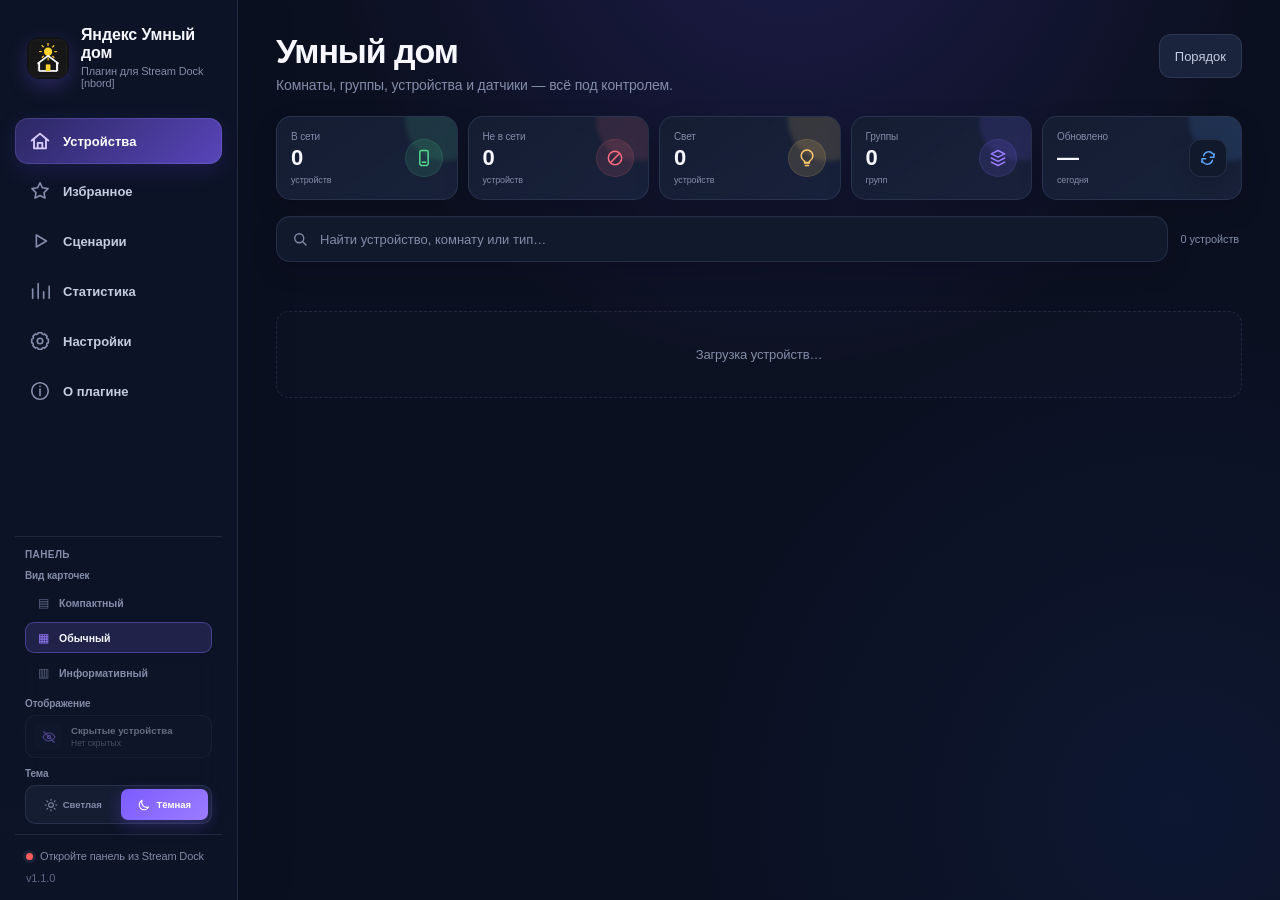
<file: com.nbord.yandexsmarthome.streamdock.sdPlugin/dashboard/index.html>
<!DOCTYPE html>

<html lang="ru">
<head><meta charset="utf-8"/><meta content="width=device-width,initial-scale=1" name="viewport"/><meta content="light dark" name="color-scheme"/><title>Яндекс Умный дом [n-bord] — Панель</title><link href="style.css?v=1.1.0" rel="stylesheet"/></head>
<body>
<div class="app">
<aside class="sidebar">
<div class="brand-row"><img class="brand-icon" src="../static/icons/plugin.png"/><div><div class="brand">Яндекс Умный дом</div><div class="brand-sub">Плагин для Stream Dock [nbord]</div></div></div>
<div class="nav-title">Умный дом</div>
<button aria-current="page" class="nav active" data-page="devices"><span class="nav-icon"><svg aria-hidden="true" viewbox="0 0 24 24"><path d="M3 11.5 12 4l9 7.5"></path><path d="M5.5 10.5V20h13v-9.5"></path><path d="M9.5 20v-6h5v6"></path></svg></span><b>Устройства</b></button>
<button class="nav" data-page="favorites"><span class="nav-icon"><svg aria-hidden="true" viewbox="0 0 24 24"><path d="m12 3 2.7 5.5 6.1.9-4.4 4.3 1 6-5.4-2.9-5.4 2.9 1-6-4.4-4.3 6.1-.9L12 3Z"></path></svg></span><b>Избранное</b></button>
<button class="nav" data-page="scenarios"><span class="nav-icon"><svg aria-hidden="true" viewbox="0 0 24 24"><path d="M8 5.5v13L19 12 8 5.5Z"></path></svg></span><b>Сценарии</b></button>
<button class="nav" data-page="statistics"><span class="nav-icon"><svg aria-hidden="true" viewbox="0 0 24 24"><path d="M4 20V10"></path><path d="M10 20V4"></path><path d="M16 20v-7"></path><path d="M22 20V7"></path></svg></span><b>Статистика</b></button>
<button class="nav" data-page="settings"><span class="nav-icon"><svg aria-hidden="true" viewbox="0 0 24 24"><circle cx="12" cy="12" r="3"></circle><path d="M19.4 15a1.7 1.7 0 0 0 .3 1.9l.1.1-2.8 2.8-.1-.1a1.7 1.7 0 0 0-1.9-.3 1.7 1.7 0 0 0-1 1.6V21h-4v-.1a1.7 1.7 0 0 0-1-1.6 1.7 1.7 0 0 0-1.9.3l-.1.1L4.2 17l.1-.1a1.7 1.7 0 0 0 .3-1.9A1.7 1.7 0 0 0 3 14H3v-4h.1a1.7 1.7 0 0 0 1.6-1 1.7 1.7 0 0 0-.3-1.9L4.2 7 7 4.2l.1.1a1.7 1.7 0 0 0 1.9.3 1.7 1.7 0 0 0 1-1.6V3h4v.1a1.7 1.7 0 0 0 1 1.6 1.7 1.7 0 0 0 1.9-.3l.1-.1L19.8 7l-.1.1a1.7 1.7 0 0 0-.3 1.9 1.7 1.7 0 0 0 1.6 1h.1v4H21a1.7 1.7 0 0 0-1.6 1Z"></path></svg></span><b>Настройки</b></button>

<button class="nav" data-page="about"><span class="nav-icon"><svg aria-hidden="true" viewbox="0 0 24 24"><circle cx="12" cy="12" r="9"></circle><path d="M12 10v7"></path><path d="M12 7h.01"></path></svg></span><b>О плагине</b></button>
<div aria-label="Настройки панели" class="sidebar-panel-settings">
<div class="sidebar-settings-title">Панель</div>
<div class="sidebar-setting-group sidebar-content-only">
<div class="sidebar-setting-label">Вид карточек</div>
<div aria-label="Вид карточек" class="sidebar-view-options" role="group">
<button data-view-preset="compact" title="Компактный вид" type="button"><span>▤</span><b>Компактный</b></button>
<button class="active" data-view-preset="normal" title="Обычный вид" type="button"><span>▦</span><b>Обычный</b></button>
<button data-view-preset="informative" title="Информативный вид" type="button"><span>▥</span><b>Информативный</b></button>
</div>
</div>
<div class="sidebar-setting-group sidebar-content-only sidebar-hidden-group">
<div class="sidebar-setting-label">Отображение</div>
<button class="sidebar-hidden-toggle" disabled id="hiddenEntitiesToggle" type="button"><span class="sidebar-hidden-icon"><svg aria-hidden="true" viewBox="0 0 24 24"><path d="M3 12s3.5-6 9-6 9 6 9 6-3.5 6-9 6-9-6-9-6Z"></path><circle cx="12" cy="12" r="2.5"></circle><path d="M4 4l16 16"></path></svg></span><span class="sidebar-hidden-copy"><b>Скрытые устройства</b><small>0 скрыто</small></span></button>
</div>
<div class="sidebar-setting-group">
<div class="sidebar-setting-label">Тема</div>
<div aria-label="Тема панели" class="theme-switch sidebar-theme-switch" role="group">
<button aria-label="Светлая тема" id="themeLight" title="Светлая тема" type="button"><svg aria-hidden="true" viewbox="0 0 24 24"><circle cx="12" cy="12" r="4"></circle><path d="M12 2v2M12 20v2M4.93 4.93l1.42 1.42M17.65 17.65l1.42 1.42M2 12h2M20 12h2M4.93 19.07l1.42-1.42M17.65 6.35l1.42-1.42"></path></svg><span>Светлая</span></button>
<button aria-label="Тёмная тема" id="themeDark" title="Тёмная тема" type="button"><svg aria-hidden="true" viewbox="0 0 24 24"><path d="M20 15.2A8.5 8.5 0 0 1 8.8 4 8.5 8.5 0 1 0 20 15.2Z"></path></svg><span>Тёмная</span></button>
</div>
</div>



</div>

<div class="side-bottom"><div class="side-status" id="sideStatus"><span class="dot"></span><span>Подключение…</span></div><div class="version" id="sideVersion">v1.1.0</div></div>
</aside>
<main class="main">
<section class="page active" id="page-devices">
<div class="page-head"><div class="page-title-block"><h1>Умный дом</h1><p>Комнаты, группы, устройства и датчики — всё под контролем.</p></div><div class="head-actions"><button class="btn subtle-btn reset-order-btn hidden" id="resetOrder" type="button">Сбросить</button><button aria-pressed="false" class="btn subtle-btn order-btn" id="reorderToggle" type="button">Порядок</button></div></div>
<div class="summary-grid"><div class="summary-card tone-online"><div class="summary-copy"><span>В сети</span><strong id="summaryOnline">0</strong><small>устройств</small></div><div class="summary-icon"><svg aria-hidden="true" viewbox="0 0 24 24"><rect height="18" rx="2" width="10" x="7" y="3"></rect><path d="M10 17h4"></path></svg></div></div><div class="summary-card tone-offline"><div class="summary-copy"><span>Не в сети</span><strong id="summaryOffline">0</strong><small>устройств</small></div><div class="summary-icon"><svg aria-hidden="true" viewbox="0 0 24 24"><circle cx="12" cy="12" r="8"></circle><path d="m7 17 10-10"></path></svg></div></div><div class="summary-card tone-light"><div class="summary-copy"><span>Свет</span><strong id="summaryLights">0</strong><small>устройств</small></div><div class="summary-icon"><svg aria-hidden="true" viewbox="0 0 24 24"><path d="M9 18h6"></path><path d="M10 21h4"></path><path d="M8.3 15.2A7 7 0 1 1 15.7 15.2c-.8.7-1.2 1.5-1.2 2.3h-5c0-.8-.4-1.6-1.2-2.3Z"></path></svg></div></div><div class="summary-card tone-groups"><div class="summary-copy"><span>Группы</span><strong id="summaryGroups">0</strong><small>групп</small></div><div class="summary-icon"><svg aria-hidden="true" viewbox="0 0 24 24"><path d="m12 3 8 4-8 4-8-4 8-4Z"></path><path d="m4 12 8 4 8-4"></path><path d="m4 17 8 4 8-4"></path></svg></div></div><div class="summary-card wide tone-updated summary-updated-card"><div class="summary-copy"><span>Обновлено</span><strong id="summaryUpdated">—</strong><small>сегодня</small></div><div class="summary-card-tools"><button aria-label="Обновить" class="summary-tool refresh-tool" id="refreshDevices" title="Обновить" type="button"><svg aria-hidden="true" viewbox="0 0 24 24"><path d="M20 6v5h-5"></path><path d="M4 18v-5h5"></path><path d="M6.1 9A7 7 0 0 1 18.5 6.5L20 8"></path><path d="M17.9 15A7 7 0 0 1 5.5 17.5L4 16"></path></svg></button></div></div></div>
<div class="toolbar"><div class="search-wrap"><span class="search-icon"><svg aria-hidden="true" viewbox="0 0 24 24"><circle cx="11" cy="11" r="6"></circle><path d="m16 16 4 4"></path></svg></span><input aria-autocomplete="list" aria-controls="searchSuggestions" autocomplete="off" class="search" id="search" placeholder="Найти устройство, комнату или тип…"/><div class="search-suggestions hidden" id="searchSuggestions" role="listbox"></div></div><div class="count" id="deviceCount">0 устройств</div></div>
<div class="filters" id="categoryFilters"></div><div class="section-quicknav" id="sectionQuickNav"></div>
<div aria-live="polite" class="empty" id="devicesEmpty">Загрузка устройств…</div><div class="device-list" id="devicesList"></div>
</section>
<section class="page" id="page-favorites">
<div class="page-head"><div><h1>Избранное</h1><p>Быстрый доступ к любимым устройствам, группам и сценариям.</p></div><div class="head-actions"><button class="btn subtle-btn reset-order-btn hidden" id="favoritesResetOrder" type="button">Сбросить</button><button aria-pressed="false" class="btn subtle-btn order-btn" id="favoritesReorderToggle" type="button">Порядок</button></div></div>
<div class="empty hidden" id="favoritesEmpty">Пока нет избранного. Нажмите ★ на карточке устройства или сценария.</div>
<div class="favorites-block"><div class="subsection-title favorites-title">Устройства и группы</div><div class="device-grid" id="favoritesDevices"></div></div>
<div class="favorites-block"><div class="subsection-title favorites-title">Сценарии</div><div class="scenario-grid" id="favoritesScenarios"></div></div>
</section>
<section class="page" id="page-scenarios">
<div class="page-head"><div><h1>Сценарии</h1><p>Сценарии из приложения «Дом с Алисой».</p></div><div class="head-actions"><button class="btn subtle-btn reset-order-btn hidden" id="scenariosResetOrder" type="button">Сбросить</button><button aria-pressed="false" class="btn subtle-btn order-btn" id="scenariosReorderToggle" type="button">Порядок</button></div></div>
<div class="count scenario-count" id="scenarioCount"></div><div class="scenario-grid" id="scenariosList"></div><div class="empty hidden" id="scenariosEmpty">Сценарии не найдены.</div>
</section>
<section class="page" id="page-statistics">
<div class="page-head"><div><h1>Статистика</h1><p>Локальная статистика использования кнопок, крутилок и сценариев.</p></div><div class="head-actions"><label class="usage-toggle" for="usageEnabled"><input checked="" id="usageEnabled" type="checkbox"/><span class="switch-track"><span class="switch-knob"></span></span><span>Собирать статистику</span></label><button class="btn" id="refreshUsage">Обновить</button><button class="btn danger-btn" id="clearUsage">Очистить</button></div></div>
<div class="usage-summary-grid"><div class="summary-card"><span>Сегодня</span><strong id="usageToday">0</strong></div><div class="summary-card"><span>За 7 дней</span><strong id="usageWeek">0</strong></div><div class="summary-card"><span>Всего</span><strong id="usageTotal">0</strong></div><div class="summary-card"><span>Действий</span><strong id="usageUnique">0</strong></div></div>
<div class="panel usage-panel"><div class="diag-section-head"><div><h2>Чаще всего используется</h2><p>Вращение крутилки считается одним использованием за жест, а не каждым щелчком.</p></div><span class="pill">7 дней</span></div><div class="empty hidden" id="usageEmpty">Статистика пока пустая. Используйте кнопки или сценарии на Stream Dock.</div><div class="usage-list" id="usageList"></div></div>
<div class="notice usage-note" id="usageStateNote">Статистика хранится только локально на этом компьютере. Для часто используемых устройств и сценариев можно сразу добавить ★ в «Избранное».</div>
</section>


<section class="page settings-page" id="page-settings">
<div class="page-head settings-page-head"><div><h1>Настройки</h1><p>Обновление интерфейса и действий Stream Dock, подключение к Яндексу и инструменты диагностики.</p></div></div>
<div aria-label="Разделы настроек" class="settings-tabs" role="tablist">
<button aria-selected="true" class="settings-tab active" data-settings-tab="general" role="tab" type="button"><span class="settings-tab-icon"><svg aria-hidden="true" viewBox="0 0 24 24"><path d="M4 7h10M18 7h2M4 17h2M10 17h10"></path><circle cx="16" cy="7" r="2"></circle><circle cx="8" cy="17" r="2"></circle></svg></span><span><b>Общие</b><small>Поведение панели</small></span></button>
<button aria-selected="false" class="settings-tab" data-settings-tab="connection" role="tab" type="button"><span class="settings-tab-icon"><svg aria-hidden="true" viewBox="0 0 24 24"><path d="M9.5 14.5 14.5 9"></path><path d="M8.2 16.8 6 19a4 4 0 0 1-5.7-5.7l3.5-3.5a4 4 0 0 1 5.7 0"></path><path d="m15.8 7.2 2.2-2.2a4 4 0 0 1 5.7 5.7l-3.5 3.5a4 4 0 0 1-5.7 0"></path></svg></span><span><b>Подключение</b><small>OAuth и аккаунт</small></span></button>
<button aria-selected="false" class="settings-tab" data-settings-tab="diagnostics" role="tab" type="button"><span class="settings-tab-icon"><svg aria-hidden="true" viewBox="0 0 24 24"><path d="M2 13h4l2-6 4 12 3-9 2 3h5"></path></svg></span><span><b>Диагностика</b><small>Проверки и журнал</small></span></button>
</div>
<div class="settings-pane active" data-settings-pane="general">
<div class="settings-grid">
<section class="settings-card"><div class="settings-card-icon">↻</div><div class="settings-card-main"><h2>Обновление панели</h2><p>Как часто открытая панель запрашивает актуальные состояния устройств и групп.</p></div><label class="settings-field" for="autoRefreshSelect"><span>Интервал</span><select aria-label="Интервал автообновления панели" class="select settings-select" id="autoRefreshSelect"><option value="0">Выключено</option><option value="15">15 секунд</option><option value="30">30 секунд</option><option selected="" value="45">45 секунд</option><option value="60">1 минута</option><option value="300">5 минут</option><option value="900">15 минут</option><option value="1800">30 минут</option></select></label></section>
<section class="settings-card"><div class="settings-card-icon">⟳</div><div class="settings-card-main"><h2>Обновление кнопок и ручек</h2><p>Как часто плагин обновляет состояние действий непосредственно на устройствах Stream Dock.</p></div><label class="settings-field" for="actionRefreshSelect"><span>Интервал</span><select aria-label="Интервал обновления кнопок и ручек" class="select settings-select" id="actionRefreshSelect"><option value="0">Только вручную</option><option value="15">15 секунд</option><option selected="" value="30">30 секунд</option><option value="45">45 секунд</option><option value="60">1 минута</option><option value="120">2 минуты</option><option value="300">5 минут</option></select></label></section>
<section class="settings-card"><div class="settings-card-icon">⌂</div><div class="settings-card-main"><h2>Стартовая вкладка</h2><p>Раздел, который будет открываться первым при запуске панели.</p></div><label class="settings-field" for="startPageSelect"><span>Открывать</span><select aria-label="Стартовая вкладка панели" class="select settings-select" id="startPageSelect"><option value="devices">Устройства</option><option value="favorites">Избранное</option><option value="scenarios">Сценарии</option><option value="statistics">Статистика</option></select></label></section>

</div>
<div class="settings-note"><b>Как это работает:</b> «Обновление панели» относится только к открытому dashboard. «Обновление кнопок и ручек» управляет фоновым обновлением действий на подключённых устройствах Stream Dock. История датчиков сохраняется независимо.</div>
<section class="settings-reset-card">
  <div class="settings-reset-icon" aria-hidden="true"><svg viewBox="0 0 24 24"><path d="M4 7h16"/><path d="M9 7V4h6v3"/><path d="M7 7l1 13h8l1-13"/><path d="M10 11v5M14 11v5"/></svg></div>
  <div class="settings-reset-copy"><h2>Полный сброс плагина</h2><p>Удаляет OAuth-авторизацию, локальную историю показателей, статистику, кэш, порядок комнат и карточек, избранное, скрытые устройства и настройки действий для клавиш и крутилок.</p><small>Сами элементы на раскладке Stream Dock могут остаться на своих местах, но их привязки и параметры будут очищены при следующем появлении.</small></div>
  <button class="btn danger-btn reset-plugin-btn" id="fullResetPlugin" type="button">Сбросить плагин…</button>
</section>
</div>
<div class="settings-pane" data-settings-pane="connection">
<div class="settings-section-head"><div><h2>Подключение</h2><p>Войдите через Яндекс в браузере или подключите собственный OAuth-токен вручную.</p></div><span class="pill" id="connectionPill">Не проверено</span></div>
<div class="panel oauth-login-panel">
  <div class="oauth-login-copy">
    <div class="oauth-login-title"><span class="oauth-yandex-mark">Я</span><div><h2>Войти через Яндекс</h2><p>Рекомендуемый способ</p></div><span class="oauth-recommended">Без ручной настройки</span></div>
    <p class="oauth-login-description">Плагин откроет Яндекс OAuth в браузере. После подтверждения доступа токен автоматически вернётся в плагин и будет сохранён для всех кнопок и крутилок.</p>
    <div class="oauth-permissions"><span>✓ Просмотр умного дома</span><span>✓ Управление устройствами</span><span>✓ Срок действия токена</span></div>
  </div>
  <button class="btn primary oauth-login-btn" id="yandexOAuthLogin" type="button">Войти через Яндекс</button>
  <div class="oauth-flow-status hidden" id="oauthFlowStatus"><span class="oauth-flow-spinner"></span><div class="oauth-flow-copy"><strong id="oauthFlowTitle">Ожидаю подтверждения…</strong><small id="oauthFlowDetail">Завершите вход в открывшемся окне браузера.</small><button class="btn oauth-open-browser hidden" id="oauthOpenBrowser" type="button">Открыть страницу авторизации</button></div></div>
</div>
<div class="connection-divider"><span>или</span></div>
<div class="panel manual-token-panel"><h2>Подключить токен вручную</h2><p class="hint manual-token-intro">Для продвинутого варианта можно использовать собственное OAuth-приложение Яндекса и вставить полученный токен вручную.</p><label for="dashboardToken">OAuth-токен</label><div class="input-row"><input autocomplete="off" id="dashboardToken" placeholder="OAuth-токен Яндекс" spellcheck="false" type="password"/><button class="btn primary" id="saveToken">Сохранить и проверить</button><button class="btn danger-btn" id="logoutToken">Выйти</button></div><p class="hint">Требуются доступы <b>iot:view</b> и <b>iot:control</b>. Можно вставить сам токен или полный URL результата OAuth — при наличии <code>expires_in</code> плагин сохранит и срок действия.</p><div id="tokenExpiryInfo" class="token-expiry-info hidden"></div><div class="notice" id="connectionStatus">Ожидание данных…</div></div>
<div class="panel token-help"><h2>Ручное получение токена</h2><ol><li>Откройте Яндекс OAuth и создайте приложение типа <b>«Для доступа к API или отладки»</b>.</li><li>Добавьте разрешения <code>iot:view</code> и <code>iot:control</code>.</li><li>Используйте redirect URI <code>https://oauth.yandex.ru/verification_code</code>.</li><li>Получите токен и вставьте его в поле выше.</li></ol><div class="help-links"><a class="btn" data-external-url="https://oauth.yandex.ru/client/new/" href="https://oauth.yandex.ru/client/new/">Создать своё OAuth-приложение</a><a class="btn" data-external-url="https://yandex.ru/dev/dialogs/smart-home/doc/ru/concepts/platform-protocol" href="https://yandex.ru/dev/dialogs/smart-home/doc/ru/concepts/platform-protocol">Документация API</a></div></div>
</div>
<div class="settings-pane" data-settings-pane="diagnostics"><div class="settings-section-head"><div><h2>Диагностика</h2><p>Живой журнал, проверки состояния и безопасные авто-тесты.</p></div></div><div class="panel diagnostics-log-panel">
<div class="diag-toolbar">
<label class="debug-toggle" for="debugMode"><input id="debugMode" type="checkbox"/><span class="switch-track"><span class="switch-knob"></span></span><span>Режим отладки</span></label>
<div class="diag-actions"><button class="btn" id="clearDiagnosticLog">Очистить</button><button class="btn" id="openDiagnosticLogs">Открыть файл журнала</button></div>
</div>
<pre class="diagnostic-console" id="diagnosticLog">Загрузка журнала…</pre>
<div class="diag-log-foot"><span id="diagnosticLogSize">—</span><span>Ошибки фиксируются всегда · журнал обновляется автоматически</span></div>
</div><div class="panel diagnostics-card">
<div class="diag-section-head"><div><h2>Проверки состояния</h2><p>Текущее состояние backend, Stream Dock, OAuth и локальной панели.</p></div><div class="diag-head-actions"><span class="pill" id="diagnosticChecksPill">—</span><button class="btn" id="refreshDiagnostics">Обновить</button></div></div>
<div class="diagnostic-list" id="diagnosticChecks"></div>
</div><div class="panel diagnostics-card">
<div class="diag-section-head"><div><h2>Авто-тесты</h2><p>Проверки выполняются без включения, выключения или изменения устройств.</p></div><div class="diag-head-actions"><span class="pill" id="diagnosticTestsPill">Не запускались</span><button class="btn" id="runDiagnosticTests">Запустить</button></div></div>
<div class="diagnostic-list" id="diagnosticTests"><div class="diag-placeholder">Откройте раздел или нажмите «Запустить».</div></div>
</div></div>
</section><section class="page" id="page-about">
<div class="page-head"><div><h1>О плагине</h1><p>Неофициальный плагин Яндекс Умный дом для совместимых устройств Stream Dock на macOS и Windows.</p></div></div>
<div class="panel about about-release"><img src="../static/icons/plugin.png"/><div><h2>Яндекс Умный дом [n-bord] · версия 1.1.0</h2><p><b>Автор:</b> nbord</p><p>Неофициальный любительский проект. Не связан с компанией Яндекс и сервисом «Умный дом» от Яндекса и не поддерживается ими.</p><p class="about-legal">Все упомянутые товарные знаки принадлежат их правообладателям.</p><div class="help-links about-project-links"><a class="btn primary" data-external-url="https://github.com/n-bord/yandex-smart-home-stream-dock" href="https://github.com/n-bord/yandex-smart-home-stream-dock">GitHub проекта</a><a class="btn" data-external-url="https://github.com/n-bord/yandex-smart-home-stream-dock/releases" href="https://github.com/n-bord/yandex-smart-home-stream-dock/releases">Все релизы</a></div></div></div>
<div class="panel update-panel">
  <div class="update-head">
    <div class="update-icon" aria-hidden="true"><svg viewBox="0 0 24 24"><path d="M20 6v5h-5"/><path d="M4 18v-5h5"/><path d="M6.2 9A7 7 0 0 1 18.5 6.5L20 8"/><path d="M17.8 15A7 7 0 0 1 5.5 17.5L4 16"/></svg></div>
    <div class="update-title"><h2>Обновление</h2><p id="updateSummary">Информация о последнем релизе будет загружена с GitHub.</p></div>
    <span class="pill update-status" id="updateStatusPill">Не проверено</span>
  </div>
  <div class="update-version-grid">
    <div class="update-version-box"><span>Установлена</span><strong id="updateCurrentVersion">v1.1.0</strong></div>
    <div class="update-version-box"><span>Последняя на GitHub</span><strong id="updateLatestVersion">—</strong></div>
  </div>
  <div class="update-release-card hidden" id="updateReleaseCard">
    <div class="update-release-head"><div><strong id="updateReleaseName">Последний релиз</strong><small id="updateReleaseMeta"></small></div><span class="update-release-asset hidden" id="updateReleaseAsset"></span></div>
    <div class="update-release-notes" id="updateReleaseNotes"></div>
  </div>
  <div class="help-links update-actions"><button class="btn" id="checkUpdates" type="button">Проверить обновление</button><a class="btn" data-external-url="https://github.com/n-bord/yandex-smart-home-stream-dock/releases" href="https://github.com/n-bord/yandex-smart-home-stream-dock/releases">Открыть Releases</a></div>
  <p class="update-footnote">Проверка выполняется через GitHub Releases. Если доступна новая версия, кнопка проверки превратится в переход к странице соответствующего релиза.</p>
</div>
</section>
</main>
</div>
<div aria-hidden="true" class="device-detail-drawer hidden" id="deviceDetailDrawer">
<div class="device-detail-backdrop" data-close-device-detail=""></div>
<aside aria-label="Устройство" aria-modal="true" class="device-detail-panel" id="deviceDetailPanel" role="dialog">
<div class="device-detail-sticky">
<div class="device-detail-head">
<img alt="" class="device-detail-icon" id="deviceDetailIcon" src="../static/icons/device.png"/>
<div class="device-detail-heading"><div class="device-detail-name" id="deviceDetailName">Устройство</div><div class="device-detail-sub" id="deviceDetailSub"></div><div class="device-detail-status" id="deviceDetailStatus">—</div></div>
<div class="device-detail-head-actions">
<button aria-label="Питание" class="device-detail-action device-detail-power hidden" id="deviceDetailPower" title="Питание" type="button"><span aria-hidden="true">⏻</span></button>
<button aria-label="Избранное" class="favorite-toggle device-detail-favorite" id="deviceDetailFavorite" title="Избранное">★</button>
<button aria-label="Закрыть" class="device-detail-action device-detail-close" id="deviceDetailClose" title="Закрыть" type="button">×</button>
</div>
</div>
</div>
<div class="device-detail-body" id="deviceDetailBody"></div>
</aside>
</div>
<div aria-hidden="true" class="modal hidden" id="lightModal">
<div class="modal-backdrop" data-close-light-modal=""></div>
<div class="light-dialog">
<button aria-label="Закрыть" class="modal-close" id="lightModalClose">×</button>
<div class="dialog-title">Настройки освещения</div><div class="dialog-subtitle" id="lightModalName">Лампа</div>
<div class="dialog-row-title"><span>Яркость</span><span id="lightBrightnessLabel">—</span></div>
<div class="light-brightness-row"><span class="bulb-dot">◉</span><input id="lightBrightness" max="100" min="1" step="1" type="range"/><span id="lightBrightnessValue">—%</span></div>
<div class="dialog-tabs"><button class="dialog-tab active" id="lightTabColor">◉ Цвет</button><button class="dialog-tab" id="lightTabTemp">♨ Температура</button></div>
<div id="lightColorPane"><div class="dialog-row-title"><span>Выберите цвет</span><span id="lightSelectedHex"></span></div><div class="color-palette" id="lightPalette"></div><div class="custom-color-row"><label for="lightCustomColor">Свой цвет</label><input id="lightCustomColor" type="color" value="#ff9f18"/></div></div>
<div class="hidden" id="lightTempPane"><div class="dialog-row-title"><span>Температура света</span><span id="lightTempValue">— K</span></div><div class="temp-scale"><span>Тёплый</span><input id="lightTemperature" max="9000" min="2000" step="100" type="range"/><span>Холодный</span></div><div class="temperature-preset-grid" id="lightTemperaturePresets"></div></div>
<div class="quick-scene-row"><button data-light-quick="night">Ночь</button><button data-light-quick="work">Работа</button><button data-light-quick="warm">Тёплый</button><button data-light-quick="red">Красный</button></div>
<div class="dialog-actions"><button class="btn outline-accent" id="lightApply">Применить</button><button class="btn accent" id="lightClose">Закрыть</button></div>
</div>
</div>
<div aria-hidden="true" class="modal hidden" id="sensorHistoryModal">
<div class="modal-backdrop" data-close-history-modal=""></div>
<div class="history-dialog">
<button aria-label="Закрыть" class="modal-close" id="sensorHistoryClose">×</button>
<div class="dialog-title" id="sensorHistoryTitle">История датчика</div>
<div class="dialog-subtitle" id="sensorHistoryName">Датчик</div>
<div class="history-toolbar">
<label class="history-control"><span>Показатель</span><select class="select" id="sensorHistoryMetric"></select></label>
<div class="history-control period-control"><span>Период</span><div class="history-periods"><button class="active" data-history-hours="1">1 час</button><button data-history-hours="6">6 часов</button><button data-history-hours="24">24 часа</button></div></div>
</div>
<div class="history-chart-card"><div class="history-chart" id="sensorHistoryChart"></div><div class="history-empty hidden" id="sensorHistoryEmpty">История ещё накапливается.</div></div>
<div class="history-stats" id="sensorHistoryStats"></div>
<div class="history-note"><b>Локальная история.</b> Публичный API Яндекс Smart Home отдаёт текущее состояние датчика, но не временной ряд. Плагин сохраняет точки локально на этом компьютере до 24 часов и показывает фактическое время каждой записи.</div>
</div>
</div>
<div aria-live="polite" class="toast" id="toast" role="status"></div>
<script>window.addEventListener('error',function(e){try{var x=document.getElementById('sideStatus');if(x){x.className='side-status error';var t=x.querySelector('span:last-child');if(t)t.textContent='Ошибка интерфейса';}var n=document.getElementById('connectionStatus');if(n){n.textContent='Ошибка JavaScript: '+String(e.message||'неизвестная ошибка');n.className='notice error';}}catch(_){}});</script>
<script src="app.js?v=1.1.0"></script>
</body>
</html>
</file>
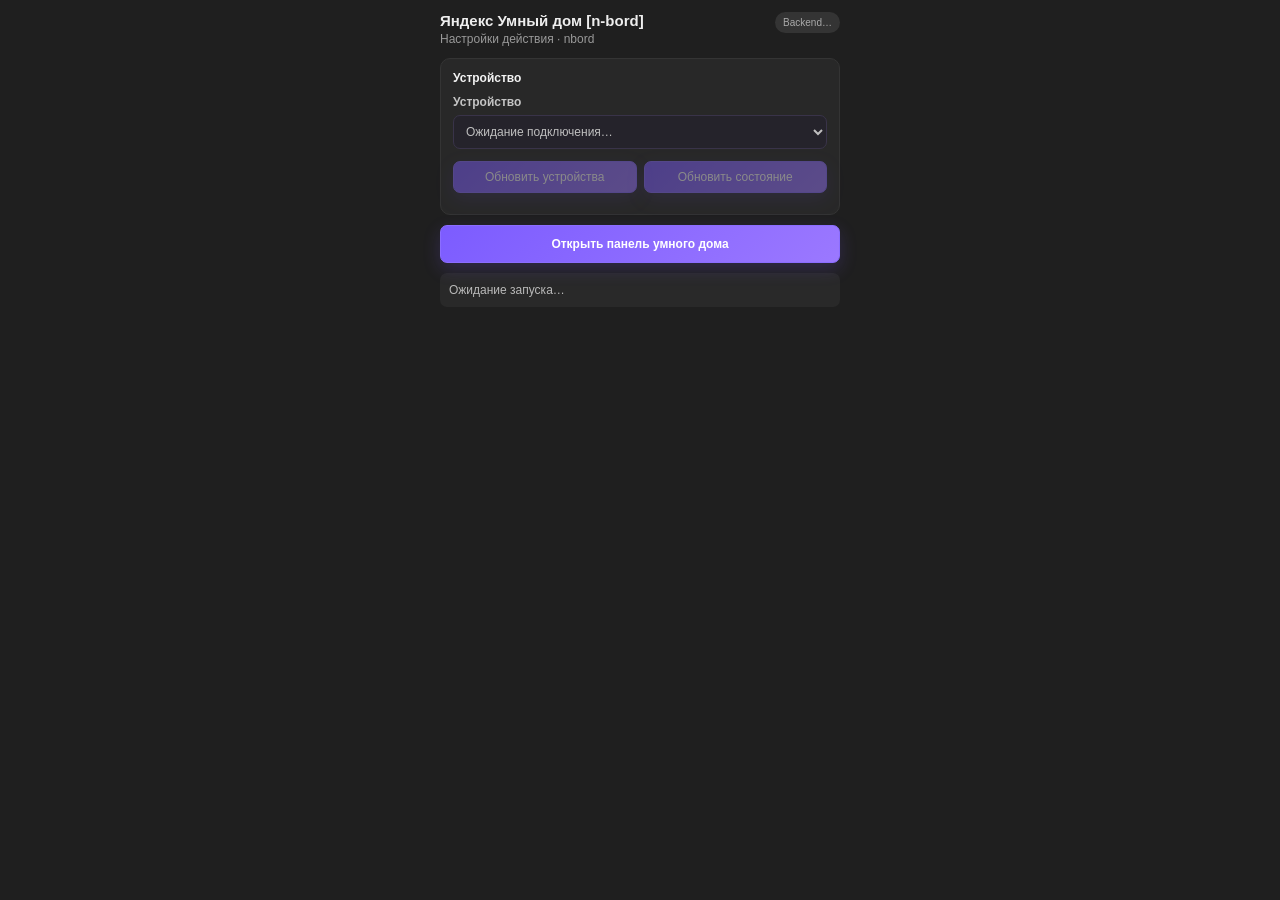
<file: com.nbord.yandexsmarthome.streamdock.sdPlugin/propertyInspector/action1/index.html>
<!doctype html>
<html lang="ru">
<head>
  <meta charset="utf-8">
  <meta name="viewport" content="width=device-width,initial-scale=1">
  <title>Яндекс Умный дом [n-bord]</title>
  <link rel="stylesheet" href="style.css">
</head>
<body>
  <div class="wrap">
    <div class="topline">
      <div><div class="brand">Яндекс Умный дом [n-bord]</div><div id="actionName" class="subtitle">Настройки действия · nbord</div></div>
      <span id="backendBadge" class="badge">Backend…</span>
    </div>

    <section class="card">
      <div id="deviceSection">
        <div class="section-title">Устройство</div>
        <label id="deviceLabel" for="device">Устройство</label>
        <select id="device" disabled><option value="">Ожидание подключения…</option></select>
      </div>

      <div id="scenarioSettings" class="action-settings hidden">
        <div class="section-title">Сценарий</div>
        <label for="scenario">Сценарий Яндекс Умного дома</label>
        <select id="scenario" disabled><option value="">Ожидание подключения…</option></select>
        <label for="scenarioDialSource">Сценарии на крутилке</label>
        <select id="scenarioDialSource"><option value="favorites">Только избранные ★</option><option value="all">Все сценарии</option></select>
        <div class="hint">На клавише запускается выбранный сценарий. На крутилке вращение выбирает сценарий, нажатие запускает его. Избранные берутся из раздела «Избранное» панели.</div>
      </div>

      <div id="powerSettings" class="action-settings hidden">
        <label for="powerMode">Команда при нажатии</label>
        <select id="powerMode"><option value="toggle">Переключить Вкл/Выкл</option><option value="on">Только включить</option><option value="off">Только выключить</option></select>
        <div class="hint">Для ИК-устройств без обратной связи лучше выбрать явную команду «Включить» или «Выключить».</div>
      </div>

      <div id="brightnessSettings" class="action-settings hidden">
        <label for="brightnessStep">Чувствительность крутилки, %</label><select id="brightnessStep"><option value="1">1% — точно</option><option value="5">5% — обычно</option><option value="10">10% — быстро</option><option value="20">20% — крупный шаг</option></select>
        <label class="check-row"><input id="brightnessAcceleration" type="checkbox" checked><span>Плавное ускорение вращения</span></label>
        <div id="precisionHint" class="hint">С ускорением: медленно — выбранный шаг, быстро — до 10% за щелчок.</div>
      </div>

      <div id="sensorSettings" class="action-settings hidden">
        <label for="sensorProperty">Показание</label><select id="sensorProperty" disabled><option value="">Выберите устройство</option></select>
        <div class="subcard">
          <label class="check-row"><input id="sensorThresholdEnabled" type="checkbox"><span>Цветовые пороги</span></label>
          <div class="grid-2"><div><label for="sensorWarn">Предупреждение</label><input id="sensorWarn" type="number" step="any" placeholder="например 900"></div><div><label for="sensorDanger">Критично</label><input id="sensorDanger" type="number" step="any" placeholder="например 1200"></div></div>
          <label for="sensorDirection">Когда значение хуже</label><select id="sensorDirection"><option value="high">чем выше, тем хуже</option><option value="low">чем ниже, тем хуже</option></select>
        </div>
        <div class="subcard sensor-style-card">
          <label for="sensorSingleStyle">Стиль отображения</label>
          <select id="sensorSingleStyle">
            <option value="widget">Виджет — иконка и цветная карточка</option>
            <option value="minimal">Минималистичный — крупное значение</option>
          </select>
          <div class="style-preview-row">
            <div class="style-preview widget"><span class="preview-icon">CO₂</span><span><b>972</b><small>ppm</small></span></div>
            <div class="style-preview minimal"><small>CO₂</small><b>972</b><i>ppm</i></div>
          </div>
          <div class="hint">Одинаковый стиль используется на клавише и в информационной доске.</div>
        </div>
        <div id="sensorHint" class="hint">Показание обновляется автоматически.</div>
      </div>

      <div id="combinedSensorSettings" class="action-settings hidden">
        <label for="combinedProperties">Показания</label>
        <select id="combinedProperties" multiple size="6" disabled></select>
        <div class="hint">Выберите показатели для карточки. На клавише показываются до трёх значений на странице, на информационной доске — первые три выбранных, на крутилке они листаются вращением.</div>
        <div class="subcard sensor-style-card">
          <label for="sensorDialStyle">Стиль отображения</label>
          <select id="sensorDialStyle">
            <option value="widget">Виджет — иконка и цветная карточка</option>
            <option value="minimal">Минималистичный — крупное значение</option>
          </select>
          <div class="style-preview-row">
            <div class="style-preview widget"><span class="preview-icon">CO₂</span><span><b>972</b><small>ppm</small></span></div>
            <div class="style-preview minimal"><small>CO₂</small><b>972</b><i>ppm</i></div>
          </div>
          <div class="hint">Стиль применяется к клавише, крутилке и информационной доске. На крутилке: вращение — переключить показатель, нажатие — обновить.</div>
        </div>
      </div>

      <div id="curtainSettings" class="action-settings hidden">
        <label for="curtainStep">Чувствительность крутилки, %</label><select id="curtainStep"><option value="1">1% — точно</option><option value="5">5% — обычно</option><option value="10">10% — быстро</option><option value="20">20% — крупный шаг</option></select>
        <label class="check-row"><input id="curtainAcceleration" type="checkbox" checked><span>Плавное ускорение вращения</span></label>
        <label class="check-row"><input id="curtainReverse" type="checkbox"><span>Реверс положения штор</span></label>
        <div id="curtainHint" class="hint"></div>
        <div class="hint">Включите реверс, если 60% в Яндексе физически выглядит как 40% открытия.</div>
      </div>

      <div id="vacuumSettings" class="action-settings hidden"><div class="hint">Вращение переключает режимы <b>work_speed</b>, нажатие включает/выключает пылесос.</div></div>

      <div id="climateSettings" class="action-settings hidden">
        <label for="climateModeInstance">Что менять крутилкой</label><select id="climateModeInstance" disabled><option value="">Выберите устройство</option></select>
        <div class="hint">Для очистителя/вентилятора автоматически доступны скорость, режим вентиляции и другие mode-capabilities устройства. Нажатие крутилки — питание.</div>
      </div>

      <div id="kettleSettings" class="action-settings hidden">
        <label for="temperatureStep">Шаг температуры, °C</label><input id="temperatureStep" type="number" min="1" max="25" step="1" value="5">
        <div id="temperatureHint" class="hint"></div>
      </div>

      <div id="lightTempSettings" class="action-settings hidden">
        <label for="colorTemperatureStep">Шаг температуры света, K</label><input id="colorTemperatureStep" type="number" min="50" max="1000" step="50" value="250">
        <div id="colorTemperatureHint" class="hint"></div>
      </div>

      <div id="colorDialSettings" class="action-settings hidden">
        <div class="hint"><b>Вращение:</b> перелистывает палитру и сразу меняет цвет лампы. <b>Нажатие:</b> включает/выключает свет. Текущий цвет и его название отображаются на экране крутилки.</div>
      </div>

      <div id="colorSettings" class="action-settings hidden">
        <label for="colorPreset">Цвет кнопки</label>
        <select id="colorPreset">
          <option value="white">Белый</option><option value="red">Красный</option><option value="green">Зелёный</option><option value="blue">Синий</option><option value="yellow">Жёлтый</option><option value="orange">Оранжевый</option><option value="purple">Фиолетовый</option><option value="pink">Розовый</option><option value="cyan">Бирюзовый</option>
        </select>
        <div class="hint">Создайте несколько кнопок этого действия — например отдельную белую и отдельную красную.</div>
      </div>

      <div id="lightPresetSettings" class="action-settings hidden">
        <label for="presetName">Название пресета</label><input id="presetName" maxlength="18" placeholder="Например: Кино">
        <label class="check-row"><input id="presetPower" type="checkbox" checked><span>Включить свет</span></label>
        <label class="check-row"><input id="presetUseBrightness" type="checkbox" checked><span>Задать яркость</span></label>
        <input id="presetBrightness" type="number" min="1" max="100" step="1" value="50">
        <label class="check-row"><input id="presetUseTemperature" type="checkbox"><span>Задать температуру белого света</span></label>
        <input id="presetTemperature" type="number" min="1500" max="10000" step="100" value="3000">
        <label for="presetColor">Цвет</label><select id="presetColor"><option value="none">Не менять</option><option value="white">Белый</option><option value="red">Красный</option><option value="green">Зелёный</option><option value="blue">Синий</option><option value="yellow">Жёлтый</option><option value="orange">Оранжевый</option><option value="purple">Фиолетовый</option><option value="pink">Розовый</option><option value="cyan">Бирюзовый</option></select>
        <div class="hint">Если выбран цвет, он применяется вместо температуры белого света.</div>
      </div>

      <div id="mediaVolumeSettings" class="action-settings hidden">
        <label for="mediaVolumeStep">Шаг громкости за один щелчок крутилки</label>
        <select id="mediaVolumeStep"><option value="1">1</option><option value="2">2</option><option value="3">3</option><option value="5">5</option><option value="10">10</option></select>
        <div class="hint">Для ИК-пульта текущее значение громкости неизвестно: крутилка отправляет только относительные команды «громче/тише». По умолчанию используется шаг 1.</div>
      </div>

      <div id="mediaSettings" class="action-settings hidden">
        <label for="mediaCommand">Команда ТВ / ИК</label><select id="mediaCommand" disabled><option value="">Выберите устройство</option></select>
        <div class="hint">В этом действии показываются только устройства, похожие на виртуальные ИК/медиа-устройства Яндекс Пульта. Очистители, розетки, чайники и другие обычные устройства сюда не добавляются.</div>
      </div>

      <div id="dashboardActionSettings" class="action-settings hidden">
        <label for="infoTemplate">Шаблон информационной доски</label>
        <select id="infoTemplate">
          <option value="home">Дом — сеть, свет и офлайн</option>
          <option value="climate">Климат — температура, влажность и CO₂</option>
          <option value="alerts">Состояние — офлайн, батареи и тревоги</option>
          <option value="favorites">Избранное — устройства и сценарии</option>
        </select>
        <div class="hint"><b>На клавише</b> действие открывает полноценную панель. <b>На информационной доске или дополнительном экране Stream Dock</b> отображается выбранный живой шаблон. Для отдельного датчика можно использовать действия «Датчик — Показание» или «Датчик — Показатели».</div>
      </div>

      <div id="deviceButtons" class="buttons"><button id="refresh" disabled>Обновить устройства</button><button id="refreshState" disabled>Обновить состояние</button></div>
      <div id="meta" class="meta"></div>
    </section>

    <button id="dashboard" class="dashboard-btn">Открыть панель умного дома</button>
    <div id="status" class="status">Ожидание запуска…</div>
  </div>
  <script src="app.js"></script>
</body>
</html>
</file>
<file: com.nbord.yandexsmarthome.streamdock.sdPlugin/dashboard/style.css>
*{box-sizing:border-box}html,body{width:100%;height:100%;margin:0}:root{color-scheme:dark}body{background:#0f0f0f;color:#f3f3f3;font:14px -apple-system,BlinkMacSystemFont,"Segoe UI",Arial,sans-serif;overflow:hidden}.app{display:flex;width:100%;height:100%}.sidebar{width:226px;flex:0 0 226px;background:#111;border-right:1px solid #272727;padding:22px 12px 14px;display:flex;flex-direction:column}.brand-row{display:flex;align-items:center;gap:11px;padding:0 10px 22px}.brand-icon{width:34px;height:34px;border-radius:9px}.brand{font-weight:750;font-size:14px}.brand-sub{font-size:11px;color:#777;margin-top:2px}.nav-title{padding:0 10px 7px;color:#616161;font-size:11px}.nav{display:flex;align-items:center;gap:10px;width:100%;padding:11px 12px;border:0;border-radius:9px;background:transparent;color:#8e8e8e;text-align:left;cursor:pointer;font:inherit}.nav b{font-weight:550}.nav:hover{background:#1d1d1d;color:#ddd}.nav.active{background:#202020;color:#fff}.nav.active b{font-weight:700}.side-bottom{margin-top:auto;border-top:1px solid #242424;padding:14px 10px 0}.side-status{display:flex;gap:7px;align-items:center;color:#8a8a8a;font-size:11px}.dot{width:7px;height:7px;border-radius:50%;background:#777}.side-status.ok .dot{background:#25d366}.side-status.error .dot{background:#ff5d5d}.version{margin-top:10px;color:#616161;font-size:11px}.main{flex:1;overflow:auto;padding:30px 34px;background:#151515}.page{display:none;max-width:1180px;margin:0 auto}.page.active{display:block}.page-head{display:flex;justify-content:space-between;align-items:flex-start;gap:18px;margin-bottom:20px}.page-head h1{margin:0;font-size:27px;line-height:1.1;letter-spacing:-.5px}.page-head p{margin:7px 0 0;color:#858585}.btn{border:1px solid #3a3a3a;background:#2b2b2b;color:#f2f2f2;padding:10px 15px;border-radius:10px;font:inherit;cursor:pointer}.btn:hover:not(:disabled){background:#353535}.btn.primary{font-weight:650}.btn:disabled{opacity:.45;cursor:default}.toolbar{display:flex;gap:12px;align-items:center;margin-bottom:12px}.search{flex:1;background:#202020;border:1px solid #303030;color:#fff;padding:11px 13px;border-radius:10px;outline:none;font:inherit}.search:focus{border-color:#505050}.count{color:#777;white-space:nowrap}.filters{display:flex;gap:7px;flex-wrap:wrap;margin-bottom:20px}.filter{border:1px solid #303030;background:#1d1d1d;color:#939393;border-radius:999px;padding:7px 10px;font:inherit;font-size:11px;cursor:pointer}.filter:hover{color:#ddd;border-color:#444}.filter.active{background:#3b3517;color:#ffd84f;border-color:#5a501b}.device-list{display:flex;flex-direction:column;gap:26px}.room-section{min-width:0}.room-head{display:flex;align-items:center;justify-content:space-between;padding:0 2px 9px;border-bottom:1px solid #272727;margin-bottom:11px}.room-title{font-size:17px;font-weight:760}.room-count{font-size:11px;color:#747474;background:#1f1f1f;border:1px solid #292929;border-radius:999px;padding:5px 8px}.device-grid{display:grid;grid-template-columns:repeat(auto-fill,minmax(330px,1fr));gap:12px}.device-card{background:#1c1c1c;border:1px solid #292929;border-radius:14px;padding:14px;min-height:145px;transition:border-color .15s,transform .15s}.device-card:hover{border-color:#3a3a3a;transform:translateY(-1px)}.device-top{display:flex;align-items:flex-start;justify-content:space-between;gap:12px}.device-idblock{display:flex;gap:10px;min-width:0}.device-icon{width:38px;height:38px;border-radius:10px;flex:none}.device-name{font-weight:720;font-size:15px;line-height:1.2}.device-kind{color:#818181;margin-top:4px;font-size:11px}.device-state{text-align:right;font-size:10px;color:#777;max-width:40%}.device-state strong{display:block;color:#f0f0f0;font-size:14px;margin-bottom:3px}.controls{display:flex;flex-direction:column;gap:8px;margin-top:13px}.control-row{display:flex;align-items:center;gap:8px}.control-label{width:92px;flex:0 0 92px;color:#898989;font-size:10px}.control-grow{flex:1;min-width:0}.mini-btn{border:1px solid #393939;background:#292929;color:#e7e7e7;border-radius:8px;padding:7px 9px;font:inherit;font-size:11px;cursor:pointer}.mini-btn:hover{background:#333}.mini-btn.active{background:#4a4018;color:#ffd84f;border-color:#62551c}.mini-btn.danger{color:#ff9898}.button-row{display:flex;gap:6px;flex-wrap:wrap}.range-wrap{display:flex;gap:8px;align-items:center;flex:1}.range-wrap input[type=range]{flex:1;accent-color:#ffd43b}.range-value{width:58px;text-align:right;color:#ddd;font-size:11px}.select{width:100%;background:#242424;border:1px solid #393939;border-radius:8px;color:#eee;padding:7px;font:inherit;font-size:11px}.sensor-values{display:flex;flex-wrap:wrap;gap:6px;margin-top:11px}.sensor-chip{display:flex;gap:6px;align-items:center;background:#151515;border:1px solid #292929;border-radius:8px;padding:6px 8px}.sensor-chip span{font-size:10px;color:#777}.sensor-chip strong{font-size:11px;color:#dedede}.raw-type{margin-top:9px;color:#4e4e4e;font-size:9px;overflow:hidden;text-overflow:ellipsis;white-space:nowrap}.empty{padding:35px;border:1px dashed #333;border-radius:13px;color:#777;text-align:center}.hidden{display:none!important}.panel{background:#1d1d1d;border:1px solid #292929;border-radius:13px;padding:18px}.panel h2{margin:0 0 18px;font-size:16px}.panel label{display:block;margin-bottom:7px;color:#bdbdbd}.input-row{display:flex;gap:9px}.input-row input{flex:1;min-width:0;background:#151515;border:1px solid #343434;border-radius:9px;color:#fff;padding:11px 12px;font:inherit;outline:none}.hint{color:#777;line-height:1.5;font-size:12px}.notice{margin-top:15px;padding:11px 12px;background:#242424;border-radius:9px;color:#999}.notice.ok{color:#7fe3a6}.notice.error{color:#ff8a8a}.pill{padding:7px 10px;border-radius:999px;background:#252525;color:#898989;font-size:11px}.pill.ok{background:#14381f;color:#66dc8d}.pill.error{background:#411d1d;color:#ff8888}.scenario-count{margin-bottom:14px}.scenario-grid{display:grid;grid-template-columns:repeat(auto-fill,minmax(260px,1fr));gap:12px}.scenario-card{display:flex;align-items:center;gap:12px;background:#1c1c1c;border:1px solid #292929;border-radius:13px;padding:14px}.scenario-card img{width:38px;height:38px;border-radius:10px}.scenario-info{flex:1;min-width:0}.scenario-name{font-weight:700}.scenario-sub{font-size:10px;color:#777;margin-top:4px}.about{display:flex;gap:16px;align-items:center}.about img{width:60px;height:60px;border-radius:14px}.about p{color:#888;line-height:1.5}.about h2{margin-bottom:6px}.toast{position:fixed;right:22px;bottom:22px;max-width:360px;background:#252525;border:1px solid #3a3a3a;border-radius:10px;padding:11px 14px;color:#ddd;opacity:0;transform:translateY(12px);pointer-events:none;transition:.18s}.toast.show{opacity:1;transform:none}.toast.error{color:#ff9a9a;border-color:#583333}@media(max-width:800px){.sidebar{width:184px;flex-basis:184px}.main{padding:24px 20px}.device-grid{grid-template-columns:1fr}.control-label{width:76px;flex-basis:76px}}
.device-card.offline{opacity:.67;border-color:#4a3030}.device-card.offline:hover{border-color:#684040}.device-card.group-card{background:#1b1d24;border-color:#30374a}.entity-tags{display:flex;gap:5px;margin-top:5px}.entity-badge{font-size:8px;letter-spacing:.45px;padding:3px 5px;border-radius:999px;background:#242424;color:#888}.entity-badge.group{background:#20283d;color:#9ab5ff}.entity-badge.offline{background:#3c2020;color:#ff9292}.member-list{margin-top:10px;color:#686b75;font-size:10px;line-height:1.4}.device-card button:disabled,.device-card select:disabled,.device-card input:disabled{opacity:.35;cursor:not-allowed}.device-card.offline .device-icon{filter:grayscale(1);opacity:.65}

.group-clusters{display:flex;flex-direction:column;gap:14px;margin-bottom:14px}.group-cluster{display:flex;flex-direction:column;gap:8px}.group-members-panel{border:1px dashed #31384a;border-radius:12px;background:#171921;padding:10px 12px}.group-members-head{display:flex;align-items:center;justify-content:space-between;width:100%;padding:0;border:0;background:none;color:#cfd6ea;font:inherit;cursor:pointer}.group-members-title{font-weight:650;font-size:12px}.group-members-meta{font-size:11px;color:#8d97b2}.member-grid{display:grid;grid-template-columns:repeat(auto-fill,minmax(280px,1fr));gap:10px;margin-top:10px}.device-card.nested{background:#181818;border-color:#262d3b;min-height:132px}.subsection-title{margin:2px 0 10px 2px;color:#848484;font-size:12px;font-weight:650;letter-spacing:.02em;text-transform:uppercase}

.hub-device-list{margin-top:11px;border-top:1px solid #2a2a2a;padding-top:9px}.hub-device-title{font-size:10px;color:#8f98ae;margin-bottom:6px;text-transform:uppercase;letter-spacing:.04em}.hub-device-item{display:flex;justify-content:space-between;gap:10px;padding:6px 7px;border-radius:7px;background:#17191e;margin-top:4px}.hub-device-item span{font-size:11px;color:#e0e4ef}.hub-device-item small{font-size:9px;color:#737b8e;text-align:right}.group-members-panel{transition:border-color .15s}.group-members-head:hover .group-members-meta{color:#c9d3ef}
.head-actions{display:flex;align-items:center;gap:8px;flex-wrap:wrap;justify-content:flex-end}.summary-grid{display:grid;grid-template-columns:repeat(4,minmax(110px,1fr)) minmax(150px,1.3fr);gap:10px;margin:0 0 18px}.summary-card{background:linear-gradient(180deg,#202020,#1a1a1a);border:1px solid #2d2d2d;border-radius:13px;padding:12px 14px;display:flex;align-items:center;justify-content:space-between;gap:12px}.summary-card span{color:#7e7e7e;font-size:11px}.summary-card strong{font-size:19px;letter-spacing:-.3px}.room-head{cursor:pointer;border-radius:8px;padding:8px 10px!important;margin-left:-8px;margin-right:-8px}.room-head:hover{background:#1b1b1b}.room-title-wrap{display:flex;align-items:center;gap:8px}.room-chevron{width:18px;color:#6f6f6f;transition:.15s}.room-section.collapsed .room-body{display:none}.room-section.collapsed .room-chevron{transform:rotate(-90deg)}.room-body{display:flex;flex-direction:column;gap:0}.device-card{box-shadow:0 8px 26px rgba(0,0,0,.08)}.device-card.group-card{background:linear-gradient(145deg,#1c2030,#181a20)}.device-state strong{padding:3px 7px;border-radius:7px;background:#232323;display:inline-block}.device-card.offline .device-state strong{background:#3a2020;color:#ff9a9a}.quick-presets{display:flex;gap:5px;flex-wrap:wrap;margin-top:8px}.quick-presets .mini-btn{font-size:10px;padding:5px 7px}.app.compact .device-grid,.app.compact .member-grid{grid-template-columns:repeat(auto-fill,minmax(260px,1fr));gap:8px}.app.compact .device-card{padding:11px;min-height:120px}.app.compact .controls{gap:5px;margin-top:9px}.app.compact .control-row{gap:5px}.app.compact .device-icon{width:32px;height:32px}.app.compact .sensor-values{margin-top:8px}.updated-flash{animation:updatedFlash .45s ease}@keyframes updatedFlash{0%{opacity:.45}100%{opacity:1}}@media(max-width:980px){.summary-grid{grid-template-columns:repeat(2,1fr)}.summary-card.wide{grid-column:span 2}}

/* v1.8 light editor + compact groups */
.modal{position:fixed;inset:0;z-index:50;display:grid;place-items:center}.modal-backdrop{position:absolute;inset:0;background:rgba(0,0,0,.58);backdrop-filter:blur(5px)}.light-dialog{position:relative;z-index:1;width:min(520px,calc(100vw - 36px));max-height:calc(100vh - 44px);overflow:auto;background:#202224;border:1px solid #343638;border-radius:19px;box-shadow:0 28px 85px rgba(0,0,0,.6);padding:27px 25px 24px}.modal-close{position:absolute;right:18px;top:15px;border:0;background:none;color:#888;font-size:28px;cursor:pointer}.dialog-title{font-size:21px;font-weight:760}.dialog-subtitle{color:#8b8d90;margin-top:5px}.dialog-row-title{display:flex;justify-content:space-between;gap:10px;margin-top:26px;margin-bottom:10px;font-weight:650}.dialog-row-title span:last-child{color:#929497;font-weight:500}.light-brightness-row{display:grid;grid-template-columns:38px 1fr 48px;gap:12px;align-items:center}.light-brightness-row input,.temp-scale input{accent-color:#ff8a00;width:100%}.bulb-dot{display:grid;place-items:center;width:36px;height:36px;border-radius:50%;background:#24313a;color:#ff9b0e}.dialog-tabs{display:grid;grid-template-columns:1fr 1fr;gap:8px;margin:24px 0}.dialog-tab{border:0;background:#414246;color:#eee;padding:11px;border-radius:9px;font:inherit;font-weight:650;cursor:pointer}.dialog-tab.active{background:#f88400;color:white}.dialog-tab:disabled{opacity:.3;cursor:not-allowed}.color-palette{display:grid;grid-template-columns:repeat(9,1fr);gap:5px}.color-swatch{aspect-ratio:1;border:2px solid transparent;border-radius:8px;cursor:pointer;box-shadow:inset 0 0 0 1px rgba(0,0,0,.08)}.color-swatch.selected{border-color:#fff;box-shadow:0 0 0 2px #ff8a00}.custom-color-row{display:flex;align-items:center;justify-content:space-between;margin-top:13px;color:#999}.custom-color-row input[type=color]{width:72px;height:34px;border:0;border-radius:8px;background:transparent}.temp-scale{display:grid;grid-template-columns:auto 1fr auto;gap:10px;align-items:center;color:#999}.quick-scene-row{display:flex;gap:7px;flex-wrap:wrap;margin-top:20px}.quick-scene-row button{border:1px solid #3d3e40;background:#2c2d2f;color:#d8d8d8;border-radius:999px;padding:7px 11px;cursor:pointer}.dialog-actions{display:flex;justify-content:flex-end;gap:12px;margin-top:24px}.btn.accent{background:#f88400;border-color:#f88400}.btn.outline-accent{background:transparent;border-color:#f88400;color:#ff9a16}.light-settings-btn{background:#3d351a!important;color:#ffd74c!important;border-color:#605422!important}.group-summary{min-height:0!important;padding:12px 14px!important}.group-summary .member-list,.group-summary .raw-type{display:none}.group-summary .controls{display:grid;grid-template-columns:minmax(120px,auto) minmax(170px,1fr);align-items:center;margin-top:9px}.group-summary .control-row{margin:0}.group-summary .control-label{width:auto;flex:0 0 auto;margin-right:7px}.group-summary .device-icon{width:34px;height:34px}.group-summary .device-kind{margin-top:2px}.scenario-visual{width:42px;height:42px;flex:none;border-radius:12px;display:grid;place-items:center;background:#8B6DE1;box-shadow:inset 0 0 0 1px rgba(255,255,255,.08)}.scenario-visual span{font-size:23px;font-weight:750;color:white;line-height:1}.scenario-card{transition:.15s}.scenario-card:hover{border-color:#444;transform:translateY(-1px)}@media(max-width:700px){.color-palette{grid-template-columns:repeat(6,1fr)}.group-summary .controls{grid-template-columns:1fr}}


/* v1.9 dashboard polish */
.section-quicknav{position:sticky;top:-1px;z-index:6;display:flex;gap:8px;flex-wrap:nowrap;overflow:auto;padding:10px 0 14px;margin:-4px 0 16px;background:linear-gradient(180deg,#151515 72%,rgba(21,21,21,0));scrollbar-width:none}.section-quicknav::-webkit-scrollbar{display:none}.jump-chip{border:1px solid #303030;background:#1d1d1d;color:#c9c9c9;border-radius:999px;padding:8px 12px;font:inherit;font-size:12px;cursor:pointer;white-space:nowrap}.jump-chip:hover{border-color:#4a4a4a;color:#fff}.jump-chip.accent{background:#2b2440;border-color:#51407a;color:#d8caff}.device-top{align-items:flex-start}.device-side{display:flex;align-items:flex-start;gap:8px;justify-content:flex-end;min-width:130px}.favorite-toggle{width:30px;height:30px;border-radius:9px;border:1px solid #333;background:#1d1d1d;color:#7f7f7f;cursor:pointer;display:grid;place-items:center;font-size:15px;flex:none}.favorite-toggle:hover{color:#fff;border-color:#4e4e4e}.favorite-toggle.active{background:#2f263c;border-color:#6d55a8;color:#f0d8ff}.device-state{max-width:none;min-width:92px}.device-state strong{line-height:1.15}.scenario-card .favorite-toggle{margin-left:auto}.scenario-card .mini-btn{margin-left:6px}.favorites-block{margin-bottom:22px}.favorites-title{margin-bottom:12px!important}.room-section{scroll-margin-top:72px}.hub-device-list.rich{display:flex;flex-direction:column;gap:8px}.hub-device-grid{display:grid;grid-template-columns:repeat(auto-fill,minmax(210px,1fr));gap:8px}.hub-device-item{display:flex;align-items:center;justify-content:space-between;gap:10px;padding:8px 10px;border-radius:9px;background:#17191e;border:1px solid #262a35}.hub-device-meta{display:flex;flex-direction:column;gap:2px;min-width:0}.hub-device-item span{font-size:12px;color:#e8ebf3;font-weight:600;white-space:nowrap;overflow:hidden;text-overflow:ellipsis}.hub-device-item small{font-size:10px;color:#8891a6}.hub-open-btn{border:1px solid #34394a;background:#232734;color:#d9e1ff;border-radius:8px;padding:6px 8px;font-size:11px;cursor:pointer;white-space:nowrap}.hub-open-btn:hover{background:#2a3040}.app.compact .device-top{display:grid;grid-template-columns:minmax(0,1fr) auto;gap:8px}.app.compact .device-idblock>div{min-width:0}.app.compact .device-name{font-size:14px;overflow-wrap:anywhere}.app.compact .device-side{min-width:112px;gap:6px}.app.compact .device-state strong{font-size:12px;padding:3px 6px}.app.compact .device-state span{display:block;font-size:9px;margin-top:3px}.app.compact .favorite-toggle{width:27px;height:27px}.app.compact .hub-device-grid{grid-template-columns:1fr}.app.compact .group-summary .controls{grid-template-columns:1fr}.page{scroll-padding-top:80px}

/* v1.9.1 polish */
.section-quicknav{top:0!important;background:#151515!important;background-image:none!important;margin:0 -34px 18px!important;padding:11px 34px 12px!important;border-bottom:1px solid #292929;box-shadow:0 10px 22px rgba(0,0,0,.32);backdrop-filter:none!important}
.mode-grid-control{display:grid;grid-template-columns:repeat(2,minmax(90px,1fr));gap:7px}.mode-tile{display:flex;align-items:center;justify-content:center;gap:7px;min-height:38px;border:1px solid #343434;background:#28292d;color:#eee;border-radius:10px;font:inherit;font-size:11px;cursor:pointer}.mode-tile:hover:not(:disabled){background:#313238}.mode-tile.active{background:#403272;border-color:#5b45a1;color:#cdbdff}.mode-fan{font-size:16px;line-height:1}.hub-clusters{display:flex;flex-direction:column;gap:14px;margin-bottom:14px}.hub-cluster{display:flex;flex-direction:column;gap:8px}.hub-summary{background:linear-gradient(145deg,#201b2c,#19191e);border-color:#3c3153}.hub-members-panel{border-color:#46385f;background:#191720}.speaker-hint{border:1px solid #32364a;background:#191b25;border-radius:9px;padding:9px 10px;color:#9da6be}.pulse-target{animation:pulseTarget 1.05s ease}@keyframes pulseTarget{0%,100%{box-shadow:0 8px 26px rgba(0,0,0,.08)}35%{box-shadow:0 0 0 3px rgba(139,109,225,.55),0 10px 32px rgba(0,0,0,.22)}}
@media(max-width:800px){.section-quicknav{margin:0 -20px 18px!important;padding-left:20px!important;padding-right:20px!important}}

/* v1.9.2 navigation + connection */
.section-quicknav{top:-30px!important;margin:-30px -34px 18px!important;padding:41px 34px 12px!important;background:#151515!important;background-image:none!important;border-bottom:1px solid #292929;box-shadow:0 12px 26px rgba(0,0,0,.42);backdrop-filter:none!important;isolation:isolate}
.section-quicknav:before{content:"";position:absolute;inset:0;z-index:-1;background:#151515}
.danger-btn{border-color:#5a3333!important;color:#ff9c9c!important;background:#2a1c1c!important}.danger-btn:hover{background:#382020!important}
.token-help{margin-top:14px}.token-help ol{margin:0;padding-left:21px;color:#a8a8a8;line-height:1.65}.token-help li+li{margin-top:6px}.token-help code{background:#141414;border:1px solid #303030;border-radius:6px;padding:2px 5px;color:#ddd}.help-links{display:flex;gap:8px;flex-wrap:wrap;margin-top:15px}.help-links .btn{text-decoration:none;display:inline-flex;align-items:center}
.mode-tile .mode-fan{width:22px;height:22px;display:grid;place-items:center;border-radius:50%;background:#202126;flex:none}.mode-tile .mode-fan svg{width:16px;height:16px;display:block}.mode-tile.active .mode-fan{background:rgba(255,255,255,.12)}
@media(max-width:800px){.section-quicknav{top:-24px!important;margin:-24px -20px 18px!important;padding:35px 20px 12px!important}.input-row{flex-wrap:wrap}.input-row .danger-btn{flex:0 0 auto}}


/* v1.9.3 room page switcher */
.section-quicknav{position:static!important;top:auto!important;z-index:auto!important;margin:0 0 18px!important;padding:2px 0 10px!important;background:transparent!important;background-image:none!important;border:0!important;box-shadow:none!important;backdrop-filter:none!important;isolation:auto!important;display:flex;gap:7px;overflow:auto;scrollbar-width:none}
.section-quicknav:before{display:none!important}.jump-chip{background:#202020;border:1px solid #303030;color:#bdbdbd;padding:8px 13px}.jump-chip.active{background:#3a2d55;border-color:#684ca0;color:#e8dcff;font-weight:700}.jump-chip:hover{background:#282828}.jump-chip.active:hover{background:#443261}.room-section{scroll-margin-top:0}.main{scroll-behavior:smooth}.device-list{min-height:140px}


/* v1.9.4 compact mode fixes */
.mode-grid-control{grid-template-columns:repeat(2,minmax(0,1fr));width:100%}.mode-tile{min-width:0;padding:7px 8px}.mode-tile>span:last-child{overflow:hidden;text-overflow:ellipsis;white-space:nowrap}.app.compact .mode-grid-row{display:block}.app.compact .mode-grid-row .control-label{display:block;width:auto;margin:0 0 6px}.app.compact .mode-grid-row .control-grow{width:100%}.app.compact .mode-grid-control{grid-template-columns:repeat(2,minmax(0,1fr));gap:6px}.app.compact .mode-tile{font-size:10px;min-height:36px;padding:6px}.app.compact .mode-tile .mode-fan{width:18px;height:18px;flex:none}.app.compact .mode-tile .mode-fan svg{width:14px;height:14px}.app.compact .device-card{overflow:hidden}.app.compact .controls{min-width:0}.app.compact .control-grow{min-width:0}

/* v1.9.27 diagnostics */
.diagnostics-log-panel,.diagnostics-card{margin-bottom:16px}.diag-toolbar{display:flex;align-items:center;justify-content:space-between;gap:16px;margin-bottom:14px}.diag-actions,.diag-head-actions{display:flex;align-items:center;gap:9px;flex-wrap:wrap}.debug-toggle{display:inline-flex!important;align-items:center;gap:10px;margin:0!important;color:#e7e7e7!important;font-weight:650;cursor:pointer;user-select:none}.debug-toggle input{position:absolute;opacity:0;pointer-events:none}.switch-track{width:42px;height:24px;padding:3px;border-radius:999px;background:#3a3a3a;border:1px solid #4b4b4b;transition:.16s;display:flex;align-items:center}.switch-knob{width:16px;height:16px;border-radius:50%;background:#dedede;box-shadow:0 1px 4px rgba(0,0,0,.35);transition:.16s}.debug-toggle input:checked+.switch-track{background:#f1c933;border-color:#f1c933}.debug-toggle input:checked+.switch-track .switch-knob{transform:translateX(18px);background:#151515}.debug-toggle input:focus-visible+.switch-track{outline:2px solid #8e7a29;outline-offset:2px}.diagnostic-console{height:282px;margin:0;overflow:auto;white-space:pre-wrap;overflow-wrap:anywhere;background:#0d0d0d;border:1px solid #252525;border-radius:11px;padding:13px 14px;color:#8f9298;font:11px/1.55 ui-monospace,SFMono-Regular,Menlo,Monaco,Consolas,"Liberation Mono",monospace;tab-size:2}.diagnostic-console::selection{background:#554a1d;color:#fff}.diag-log-line{display:block;white-space:pre-wrap}.diag-log-line.error{color:#ff6969;font-weight:650;text-shadow:0 0 12px rgba(255,72,72,.08)}.diag-log-foot{display:flex;justify-content:space-between;gap:12px;margin-top:9px;color:#616161;font-size:10px}.diag-section-head{display:flex;justify-content:space-between;gap:18px;align-items:flex-start;margin-bottom:8px}.diag-section-head h2{margin:0 0 6px!important;font-size:15px}.diag-section-head p{margin:0;color:#737373;font-size:12px;line-height:1.45}.diagnostic-list{border-top:1px solid #292929}.diag-row{display:grid;grid-template-columns:26px minmax(150px,1fr) minmax(160px,auto);align-items:center;gap:8px;min-height:42px;border-bottom:1px solid #292929;color:#cecece}.diag-row:last-child{border-bottom:0}.diag-mark{font-size:15px;text-align:center;font-weight:800}.diag-row.ok .diag-mark{color:#31cf67}.diag-row.fail .diag-mark{color:#ff6767}.diag-name{font-size:12px}.diag-value{text-align:right;color:#75787e;font:10px/1.35 ui-monospace,SFMono-Regular,Menlo,Monaco,Consolas,monospace;max-width:560px;overflow-wrap:anywhere}.diag-placeholder{padding:18px 4px 8px;color:#6f6f6f;font-size:12px}.diagnostics-card .pill.ok{background:#15351f;color:#55d87f}.diagnostics-card .pill.error{background:#3a1d1d;color:#ff8888}.diagnostics-card .pill.running{background:#3a3317;color:#f1d65b}.diagnostics-card{padding-bottom:10px}.diagnostics-card .diagnostic-list{margin:0 -2px}.diagnostics-log-panel .btn,.diagnostics-card .btn{padding:9px 14px}.diag-spinner{display:inline-block;width:10px;height:10px;margin-right:5px;border:2px solid #766b34;border-top-color:#f2d84f;border-radius:50%;animation:diagSpin .8s linear infinite;vertical-align:-1px}@keyframes diagSpin{to{transform:rotate(360deg)}}
@media(max-width:760px){.diag-toolbar,.diag-section-head{flex-direction:column;align-items:stretch}.diag-actions,.diag-head-actions{justify-content:flex-start}.diag-row{grid-template-columns:24px 1fr}.diag-value{grid-column:2;text-align:left;padding-bottom:9px}.diagnostic-console{height:230px}}

/* v1.10.0 smart cards + sensor history */
.smart-device-summary{display:grid;grid-template-columns:repeat(2,minmax(0,1fr));gap:7px;margin:11px 0 2px;padding:9px;background:linear-gradient(145deg,#18191b,#151619);border:1px solid #292b30;border-radius:11px}.smart-metric{position:relative;min-width:0;padding:8px 9px 8px 11px;border-radius:8px;background:#202125;border:1px solid #2c2e34;overflow:hidden}.smart-metric:before{content:"";position:absolute;left:0;top:7px;bottom:7px;width:2px;border-radius:3px;background:var(--metric-accent,#9b82e6)}.smart-metric span{display:block;color:#777d86;font-size:9px;line-height:1.25;white-space:nowrap;overflow:hidden;text-overflow:ellipsis}.smart-metric strong{display:block;margin-top:4px;color:#f0f2f5;font-size:12px;line-height:1.25;white-space:nowrap;overflow:hidden;text-overflow:ellipsis}.smart-progress{grid-column:1/-1;height:4px;margin:1px 2px 0;background:#282a2f;border-radius:999px;overflow:hidden}.smart-progress i{display:block;height:100%;border-radius:inherit;background:linear-gradient(90deg,#69aaff,#8d79f5);transition:width .22s ease}.sensor-history-mini{display:block;width:100%;margin:9px 0 0;padding:9px 10px 8px;border:1px solid #2c2e33;background:linear-gradient(180deg,#191a1d,#161719);color:#dfe2e7;border-radius:10px;text-align:left;cursor:pointer;font:inherit;transition:border-color .15s,background .15s,transform .15s}.sensor-history-mini:hover{border-color:#3a3e46;background:#1d1f23;transform:translateY(-1px)}.sensor-history-mini-head{display:flex;align-items:center;justify-content:space-between;gap:10px;margin-bottom:5px;color:#6f747d;font-size:9px}.sensor-history-mini-head b{min-width:0;color:#afb4bd;font-weight:650;overflow:hidden;text-overflow:ellipsis;white-space:nowrap}.sensor-history-mini-chart{height:48px;display:grid;place-items:center;color:#626771;font-size:9px;overflow:hidden}.sensor-history-mini-chart svg{display:block;width:100%;height:48px;overflow:visible}
.history-dialog{position:relative;z-index:1;width:min(780px,calc(100vw - 36px));max-height:calc(100vh - 44px);overflow:auto;background:#202224;border:1px solid #343638;border-radius:19px;box-shadow:0 28px 85px rgba(0,0,0,.62);padding:27px 25px 24px}.history-toolbar{display:flex;align-items:center;justify-content:space-between;gap:12px;margin-top:21px}.history-toolbar>.select{max-width:360px;background:#17181a}.history-periods{display:flex;gap:5px;padding:3px;background:#17181a;border:1px solid #303238;border-radius:10px}.history-periods button{min-width:52px;border:0;border-radius:7px;background:transparent;color:#7e838b;padding:7px 10px;font:inherit;font-size:11px;cursor:pointer}.history-periods button:hover{color:#d5d8dd;background:#24262a}.history-periods button.active{background:#3b3154;color:#e1d6ff;font-weight:700}.history-chart-card{position:relative;margin-top:14px;min-height:246px;padding:15px 14px 11px;background:linear-gradient(180deg,#17181a,#141517);border:1px solid #2d3035;border-radius:13px;overflow:hidden}.history-chart-card:after{content:"";position:absolute;inset:0;pointer-events:none;background:linear-gradient(180deg,rgba(255,255,255,.015),transparent 38%)}.history-chart{position:relative;z-index:1;height:210px}.history-chart svg{display:block;width:100%;height:210px;overflow:visible}.history-empty,.history-loading{height:210px;display:grid;place-items:center;color:#686d75;font-size:12px;text-align:center}.history-stats{display:grid;grid-template-columns:repeat(4,minmax(0,1fr));gap:8px;margin-top:12px}.history-stats>div{padding:10px 12px;background:#191a1d;border:1px solid #2b2d32;border-radius:10px}.history-stats span{display:block;color:#6f747c;font-size:9px}.history-stats strong{display:block;margin-top:4px;color:#eceff3;font-size:13px;white-space:nowrap;overflow:hidden;text-overflow:ellipsis}.history-note{margin-top:12px;color:#656a72;font-size:10px;line-height:1.45}.app.compact .smart-device-summary{grid-template-columns:1fr;padding:7px}.app.compact .smart-progress{grid-column:1}.app.compact .sensor-history-mini{padding:7px 8px}.app.compact .sensor-history-mini-chart{height:38px}.app.compact .sensor-history-mini-chart svg{height:38px}
@media(max-width:720px){.history-toolbar{align-items:stretch;flex-direction:column}.history-toolbar>.select{max-width:none}.history-periods{align-self:flex-start}.history-stats{grid-template-columns:repeat(2,minmax(0,1fr))}.history-dialog{padding:24px 18px 20px}}


/* v1.10.4 auto refresh + usage statistics */
.auto-refresh-control{height:38px;display:inline-flex!important;align-items:center;gap:7px;margin:0!important;padding:0 7px 0 11px;border:1px solid #244b31;border-radius:999px;background:#12341f;color:#63d78a!important;font-weight:700;white-space:nowrap}.auto-refresh-control span{font-size:11px}.auto-refresh-control select{width:auto;min-width:72px;height:28px;padding:0 24px 0 7px;border:0;border-radius:999px;background:#173c24;color:#8ce9a9;font-size:11px;font-weight:700;outline:none;cursor:pointer}.auto-refresh-control.off{background:#292929;border-color:#3c3c3c;color:#8c8c8c!important}.auto-refresh-control.off select{background:#303030;color:#a0a0a0}.usage-summary-grid{display:grid;grid-template-columns:repeat(4,minmax(0,1fr));gap:10px;margin-bottom:16px}.usage-panel{margin-bottom:13px}.usage-list{display:flex;flex-direction:column;border-top:1px solid #292929}.usage-row{display:flex;align-items:center;gap:16px;padding:13px 2px;border-bottom:1px solid #292929}.usage-row:last-child{border-bottom:0}.usage-main{flex:1;min-width:0}.usage-head{display:flex;align-items:baseline;gap:9px;min-width:0}.usage-head strong{font-size:13px;color:#ededed;overflow:hidden;text-overflow:ellipsis;white-space:nowrap}.usage-head span{font-size:9px;color:#70757d;white-space:nowrap}.usage-bar{height:5px;margin:8px 0 7px;background:#26282c;border-radius:999px;overflow:hidden}.usage-bar i{display:block;height:100%;border-radius:inherit;background:linear-gradient(90deg,#755ad1,#a987ff);min-width:3px}.usage-meta{font-size:10px;color:#71757d}.usage-fav{flex:none;min-width:116px}.usage-fav.active{border-color:#5a4b2b;background:#3b3219;color:#f0d059}.usage-note{margin-top:0}.app.compact .usage-row{padding:10px 2px}.app.compact .usage-fav{min-width:auto}.app.compact .usage-meta{font-size:9px}@media(max-width:820px){.usage-summary-grid{grid-template-columns:repeat(2,minmax(0,1fr))}.usage-row{align-items:flex-start;flex-direction:column}.usage-fav{min-width:0}.auto-refresh-control{width:auto}}
/* v1.10.6 statistics privacy toggle + clearer sensor history */
.usage-toggle{height:38px;display:inline-flex!important;align-items:center;gap:9px;margin:0!important;padding:0 12px;border:1px solid #34363a;border-radius:10px;background:#252628;color:#d7d9dd!important;font-weight:650;white-space:nowrap;cursor:pointer}.usage-toggle>input{position:absolute;opacity:0;pointer-events:none}.usage-toggle .switch-track{position:relative;width:36px;height:20px;border-radius:999px;background:#4a4d52;transition:.18s}.usage-toggle .switch-knob{position:absolute;left:3px;top:3px;width:14px;height:14px;border-radius:50%;background:#d7d9dd;transition:.18s}.usage-toggle input:checked+.switch-track{background:#1f6537}.usage-toggle input:checked+.switch-track .switch-knob{transform:translateX(16px);background:#6ee096}.usage-toggle input:disabled~*{opacity:.55}.usage-disabled .usage-panel,.usage-disabled .usage-summary-grid{opacity:.72}.usage-disabled .usage-note{border-color:#4a4326;background:#272313;color:#c7b86f}
.history-control{display:flex!important;flex-direction:column;gap:7px;margin:0!important;color:#767c85!important;font-size:10px;font-weight:650}.history-control>.select{min-width:350px;background:#17181a}.period-control{align-items:flex-end}.history-periods button{min-width:76px}.history-chart-card{min-height:300px;padding:10px 8px 4px}.history-chart{height:270px;position:relative}.history-chart svg{height:260px}.history-tooltip{position:absolute;z-index:5;min-width:164px;max-width:210px;padding:8px 10px;border:1px solid #3b3e45;border-radius:9px;background:rgba(39,41,47,.96);box-shadow:0 10px 30px rgba(0,0,0,.35);pointer-events:none}.history-tooltip b{display:block;color:#f2f3f5;font-size:11px}.history-tooltip span{display:block;margin-top:3px;color:#9aa0aa;font-size:9px}.history-note b{color:#9299a3}.sensor-history-mini-head b{order:0;color:#d3d7dd;font-size:9px}.sensor-history-mini-head span{order:1;color:#70757d}
@media(max-width:720px){.history-control>.select{min-width:0;width:100%}.period-control{align-items:flex-start}.history-periods{flex-wrap:wrap}.history-periods button{min-width:70px}.usage-toggle{width:100%;justify-content:center}}

/* =====================================================================
   v1.11.0 — YSH Aurora UI
   Desktop-first visual refresh inspired by modern smart-home interfaces.
   ===================================================================== */
:root,
:root[data-theme="dark"]{
  color-scheme:dark;
  --bg:#0b1020;
  --bg-2:#10172b;
  --surface:#151d33;
  --surface-2:#1a243d;
  --surface-3:#202b47;
  --sidebar:#0d1427;
  --text:#f7f8ff;
  --text-2:#c5cbe0;
  --muted:#838ca8;
  --muted-2:#5e6886;
  --line:rgba(139,154,201,.16);
  --line-strong:rgba(151,130,255,.35);
  --primary:#7c5cff;
  --primary-2:#9a7cff;
  --primary-soft:rgba(124,92,255,.16);
  --blue:#5ca9ff;
  --green:#55d991;
  --red:#ff6b7f;
  --amber:#ffc96a;
  --cyan:#69d5e9;
  --shadow:0 18px 44px rgba(1,5,18,.26);
  --shadow-soft:0 9px 24px rgba(1,5,18,.18);
  --radius:17px;
  --radius-sm:12px;
  --field:#11192d;
  --field-2:#17213a;
  --overlay:rgba(4,8,20,.68);
  --grid:rgba(137,149,190,.13);
}
:root[data-theme="light"]{
  color-scheme:light;
  --bg:#f3f6ff;
  --bg-2:#edf2fb;
  --surface:rgba(255,255,255,.83);
  --surface-2:#ffffff;
  --surface-3:#f4f6fc;
  --sidebar:rgba(249,251,255,.93);
  --text:#131a33;
  --text-2:#45506d;
  --muted:#78829c;
  --muted-2:#a0a9bc;
  --line:rgba(56,73,115,.11);
  --line-strong:rgba(124,92,255,.28);
  --primary:#7354f6;
  --primary-2:#8d72ff;
  --primary-soft:rgba(115,84,246,.12);
  --blue:#368cf6;
  --green:#26b86d;
  --red:#e64c61;
  --amber:#e89f22;
  --cyan:#20a8c6;
  --shadow:0 18px 46px rgba(79,91,130,.12);
  --shadow-soft:0 8px 24px rgba(79,91,130,.09);
  --radius:17px;
  --radius-sm:12px;
  --field:#f7f9fe;
  --field-2:#eef2fa;
  --overlay:rgba(54,62,88,.22);
  --grid:rgba(73,88,128,.10);
}
html,body{background:var(--bg)!important;color:var(--text)!important}
body{font-size:13px!important;letter-spacing:-.01em;background:
  radial-gradient(circle at 62% -12%,rgba(107,83,255,.18),transparent 37%),
  radial-gradient(circle at 92% 90%,rgba(40,104,255,.08),transparent 36%),var(--bg)!important}
:root[data-theme="light"] body{background:
  radial-gradient(circle at 62% -8%,rgba(122,92,255,.10),transparent 34%),
  radial-gradient(circle at 8% 93%,rgba(78,140,255,.07),transparent 36%),var(--bg)!important}
.app{background:transparent}

/* Sidebar */
.sidebar{width:238px!important;flex-basis:238px!important;padding:24px 15px 16px!important;background:linear-gradient(180deg,color-mix(in srgb,var(--sidebar) 98%,transparent),color-mix(in srgb,var(--sidebar) 93%,transparent))!important;border-right:1px solid var(--line)!important;box-shadow:14px 0 50px rgba(3,7,20,.08);backdrop-filter:blur(22px)}
.brand-row{gap:12px!important;padding:2px 12px 27px!important}.brand-icon{width:42px!important;height:42px!important;border-radius:13px!important;box-shadow:0 7px 20px rgba(124,92,255,.26)}
.brand{font-size:16px!important;font-weight:800!important;color:var(--text)!important}.brand-sub{font-size:11px!important;color:var(--muted)!important;margin-top:3px!important}
.nav-title{display:none}.nav{position:relative;gap:12px!important;padding:12px 14px!important;border-radius:13px!important;color:var(--text-2)!important;margin:2px 0;background:transparent!important;transition:.18s ease!important}.nav>span{width:22px;text-align:center;color:var(--muted);font-size:18px}.nav b{font-size:13px!important;font-weight:620!important}.nav:hover{background:var(--primary-soft)!important;color:var(--text)!important}.nav.active{background:linear-gradient(135deg,rgba(124,92,255,.28),rgba(124,92,255,.68))!important;color:#fff!important;box-shadow:inset 0 0 0 1px rgba(167,145,255,.2),0 7px 22px rgba(87,60,205,.18)}.nav.active>span{color:#d9ceff}.nav.active b{font-weight:760!important}
:root[data-theme="light"] .nav.active{color:#5d3ee8!important;background:linear-gradient(135deg,rgba(124,92,255,.10),rgba(124,92,255,.22))!important;box-shadow:inset 0 0 0 1px rgba(124,92,255,.08)}:root[data-theme="light"] .nav.active>span{color:#7252ef}
.side-bottom{border-top:1px solid var(--line)!important;padding:15px 11px 0!important}.side-status{color:var(--muted)!important}.version{color:var(--muted-2)!important}.dot{box-shadow:0 0 0 3px color-mix(in srgb,currentColor 12%,transparent)}

/* Main layout */
.main{padding:34px 38px 48px!important;background:transparent!important}.page{max-width:1420px!important}.page-head{margin-bottom:23px!important;align-items:center!important}.page-head h1{font-size:34px!important;line-height:1!important;letter-spacing:-1.1px!important;color:var(--text)!important;font-weight:820!important}.page-head p{font-size:14px!important;color:var(--muted)!important;margin-top:9px!important}.head-actions{gap:10px!important}
.btn,.mini-btn,.select,.search,.input-row input{font-family:inherit!important}.btn{border:1px solid var(--line)!important;background:var(--surface-2)!important;color:var(--text-2)!important;padding:10px 15px!important;border-radius:12px!important;box-shadow:var(--shadow-soft);transition:.16s ease!important}.btn:hover:not(:disabled){background:var(--surface-3)!important;border-color:var(--line-strong)!important;color:var(--text)!important;transform:translateY(-1px)}.refresh-btn{color:var(--primary-2)!important}.subtle-btn{box-shadow:none!important}

/* Header controls */
.auto-refresh-control{height:auto!important;display:flex!important;flex-direction:column!important;align-items:flex-start!important;gap:5px!important;padding:8px 10px!important;border:1px solid var(--line)!important;border-radius:14px!important;background:var(--surface)!important;color:var(--muted)!important;font-weight:600!important;box-shadow:var(--shadow-soft)!important}.auto-refresh-control>span{font-size:9px!important;padding-left:4px;text-transform:none;letter-spacing:.02em}.auto-refresh-control select{height:28px!important;min-width:105px!important;border:0!important;border-radius:9px!important;padding:0 27px 0 10px!important;background:var(--primary-soft)!important;color:var(--primary-2)!important;font-size:11px!important;font-weight:750!important;outline:none!important}.auto-refresh-control.off{background:var(--surface)!important;color:var(--muted)!important}.auto-refresh-control.off select{background:var(--field-2)!important;color:var(--muted)!important}
.theme-switch{display:flex;align-items:center;gap:4px;padding:4px;border:1px solid var(--line);border-radius:13px;background:var(--surface);box-shadow:var(--shadow-soft)}.theme-switch button{width:38px;height:38px;border:0;border-radius:10px;background:transparent;color:var(--muted);font-size:20px;cursor:pointer;transition:.16s}.theme-switch button:hover{color:var(--text);background:var(--field-2)}.theme-switch button.active{color:#fff;background:linear-gradient(135deg,var(--primary),var(--primary-2));box-shadow:0 5px 16px rgba(124,92,255,.28)}:root[data-theme="light"] .theme-switch button.active{color:#fff}

/* Home summary */
.summary-grid{grid-template-columns:repeat(4,minmax(130px,1fr)) minmax(165px,1.15fr)!important;gap:12px!important;margin-bottom:19px!important}.summary-card{position:relative;overflow:hidden;min-height:104px!important;padding:16px 17px!important;border:1px solid var(--line)!important;border-radius:16px!important;background:linear-gradient(145deg,var(--surface),color-mix(in srgb,var(--surface-2) 90%,transparent))!important;box-shadow:var(--shadow-soft)!important;align-items:center!important}.summary-card:before{content:"";position:absolute;width:92px;height:92px;border-radius:50%;right:-35px;top:-42px;background:var(--tone,rgba(124,92,255,.13));filter:blur(2px)}.summary-copy{display:flex;flex-direction:column;align-items:flex-start;position:relative;z-index:1}.summary-card span{font-size:11px!important;color:var(--muted)!important}.summary-card strong{font-size:25px!important;line-height:1.1!important;color:var(--text)!important;margin-top:5px}.summary-card small{font-size:10px;color:var(--muted);margin-top:5px}.summary-icon{position:relative;z-index:1;width:42px;height:42px;border-radius:50%;display:grid;place-items:center;font-size:19px;background:var(--tone,rgba(124,92,255,.12));color:var(--tone-fg,var(--primary-2));box-shadow:inset 0 0 0 1px color-mix(in srgb,var(--tone-fg,var(--primary)) 12%,transparent)}.tone-online{--tone:rgba(85,217,145,.12);--tone-fg:var(--green)}.tone-offline{--tone:rgba(255,107,127,.12);--tone-fg:var(--red)}.tone-light{--tone:rgba(255,201,106,.14);--tone-fg:var(--amber)}.tone-groups{--tone:rgba(124,92,255,.14);--tone-fg:var(--primary-2)}.tone-updated{--tone:rgba(92,169,255,.13);--tone-fg:var(--blue)}

/* Search and filters */
.toolbar{gap:13px!important;margin-bottom:13px!important}.search{min-height:46px;background:var(--field)!important;border:1px solid var(--line)!important;color:var(--text)!important;padding:12px 16px 12px 43px!important;border-radius:14px!important;box-shadow:inset 0 1px 0 rgba(255,255,255,.02),var(--shadow-soft)!important;background-image:linear-gradient(45deg,transparent,transparent)!important}.search::placeholder{color:var(--muted)!important}.toolbar{position:relative}.toolbar:before{content:"⌕";position:absolute;left:15px;top:9px;z-index:2;color:var(--muted);font-size:24px;pointer-events:none}.count{color:var(--muted)!important;font-size:11px!important}.filters{gap:8px!important;margin-bottom:9px!important}.filter,.jump-chip{border:1px solid var(--line)!important;background:var(--surface)!important;color:var(--text-2)!important;border-radius:12px!important;padding:8px 12px!important;font-size:11px!important;box-shadow:0 4px 12px rgba(4,8,22,.05);transition:.15s ease!important}.filter:hover,.jump-chip:hover{border-color:var(--line-strong)!important;color:var(--text)!important;background:var(--surface-2)!important}.filter.active,.jump-chip.active{background:linear-gradient(135deg,var(--primary-soft),rgba(124,92,255,.24))!important;border-color:rgba(137,107,255,.66)!important;color:#cfc2ff!important;font-weight:760!important;box-shadow:0 5px 15px rgba(83,55,192,.12)}:root[data-theme="light"] .filter.active,:root[data-theme="light"] .jump-chip.active{color:#6242e8!important;background:linear-gradient(135deg,rgba(124,92,255,.10),rgba(124,92,255,.16))!important}.section-quicknav{position:static!important;background:transparent!important;margin:0 0 22px!important;padding:1px 0 4px!important;border:0!important;box-shadow:none!important;gap:8px!important}.section-quicknav:before{display:none!important}

/* Rooms */
.device-list{gap:29px!important}.room-head{padding:9px 8px!important;margin:0 0 12px!important;border:0!important;border-radius:12px!important}.room-head:hover{background:var(--primary-soft)!important}.room-title{font-size:18px!important;color:var(--text)!important}.room-chevron{color:var(--primary-2)!important}.room-count{background:var(--surface)!important;border:1px solid var(--line)!important;color:var(--muted)!important;padding:6px 9px!important}.subsection-title{color:var(--text)!important;font-size:16px!important;letter-spacing:0!important;text-transform:none!important;margin:4px 0 11px 2px!important}.device-grid{grid-template-columns:repeat(auto-fill,minmax(278px,1fr))!important;gap:13px!important}

/* Device cards */
.device-card{position:relative;overflow:hidden;background:linear-gradient(145deg,var(--surface),color-mix(in srgb,var(--surface-2) 88%,transparent))!important;border:1px solid var(--line)!important;border-radius:17px!important;padding:14px!important;min-height:142px!important;box-shadow:var(--shadow-soft)!important;transition:.18s ease!important}.device-card:before{content:"";position:absolute;inset:0 auto auto 0;width:72%;height:1px;background:linear-gradient(90deg,rgba(255,255,255,.12),transparent);pointer-events:none}.device-card:hover{border-color:var(--line-strong)!important;transform:translateY(-2px)!important;box-shadow:var(--shadow)!important}.device-card.offline{opacity:.72!important;border-color:color-mix(in srgb,var(--red) 25%,var(--line))!important;background:linear-gradient(145deg,color-mix(in srgb,var(--surface) 94%,var(--red) 6%),var(--surface))!important}.device-card.group-card{background:linear-gradient(135deg,color-mix(in srgb,var(--surface-2) 84%,var(--primary) 16%),var(--surface))!important;border-color:rgba(124,92,255,.24)!important}.device-top{gap:11px!important}.device-idblock{gap:11px!important;align-items:center}.device-icon{width:46px!important;height:46px!important;border-radius:14px!important;padding:7px;background:linear-gradient(145deg,var(--surface-3),var(--field-2));border:1px solid var(--line);object-fit:contain;box-shadow:inset 0 1px 0 rgba(255,255,255,.05)}.category-light .device-icon{background:rgba(255,196,75,.12);border-color:rgba(255,196,75,.18)}.category-sensor .device-icon,.category-climate .device-icon{background:rgba(92,169,255,.11);border-color:rgba(92,169,255,.18)}.category-curtain .device-icon{background:rgba(124,92,255,.12);border-color:rgba(124,92,255,.18)}.category-kettle .device-icon,.category-kitchen .device-icon{background:rgba(255,128,104,.10);border-color:rgba(255,128,104,.17)}.device-name{font-size:14px!important;color:var(--text)!important;font-weight:760!important}.device-kind{font-size:10px!important;color:var(--muted)!important;margin-top:3px!important}.device-side{display:flex;align-items:flex-start;gap:7px}.device-state{max-width:125px!important;color:var(--muted)!important}.device-state strong{font-size:12px!important;color:var(--text-2)!important;background:var(--field-2);border-radius:9px;padding:6px 8px;margin:0!important;white-space:nowrap}.device-card.offline .device-state strong{color:var(--red)!important;background:color-mix(in srgb,var(--red) 12%,transparent)}.device-state span:empty{display:none}.favorite-toggle{width:30px!important;height:30px!important;border-radius:10px!important;border:1px solid var(--line)!important;background:var(--surface-2)!important;color:var(--muted)!important}.favorite-toggle:hover{color:var(--text)!important;border-color:var(--line-strong)!important}.favorite-toggle.active{background:var(--primary-soft)!important;border-color:rgba(124,92,255,.45)!important;color:#bdaeff!important}.entity-tags{margin-top:4px!important}.entity-badge{background:var(--field-2)!important;color:var(--muted)!important;border:1px solid var(--line)}.entity-badge.group{background:var(--primary-soft)!important;color:#bdaeff!important}.entity-badge.offline{display:none!important}
.controls{gap:7px!important;margin-top:12px!important}.control-row{gap:8px!important}.control-label{color:var(--muted)!important;font-size:9px!important}.mini-btn{border:1px solid var(--line)!important;background:var(--field-2)!important;color:var(--text-2)!important;border-radius:10px!important;padding:7px 10px!important}.mini-btn:hover:not(:disabled){background:var(--surface-3)!important;border-color:var(--line-strong)!important;color:var(--text)!important}.mini-btn.active{background:linear-gradient(135deg,var(--primary),var(--primary-2))!important;color:#fff!important;border-color:transparent!important;box-shadow:0 5px 14px rgba(124,92,255,.22)}.range-wrap input[type=range]{accent-color:var(--primary)!important}.range-value{color:var(--text-2)!important}.select{background:var(--field)!important;border:1px solid var(--line)!important;color:var(--text)!important;border-radius:10px!important}.sensor-values{gap:6px!important}.sensor-chip{background:var(--field)!important;border:1px solid var(--line)!important;border-radius:9px!important}.sensor-chip span{color:var(--muted)!important}.sensor-chip strong{color:var(--text-2)!important}.raw-type{color:var(--muted-2)!important;opacity:.48}.member-list{color:var(--muted)!important}
.mode-tile{background:var(--field-2)!important;border-color:var(--line)!important;color:var(--text-2)!important}.mode-tile:hover:not(:disabled){background:var(--surface-3)!important}.mode-tile.active{background:var(--primary-soft)!important;border-color:rgba(124,92,255,.45)!important;color:#c9baff!important}.mode-tile .mode-fan{background:var(--field)!important}.mode-tile.active .mode-fan{background:rgba(124,92,255,.20)!important}
.smart-device-summary{background:var(--field)!important;border-color:var(--line)!important}.smart-metric{background:var(--surface)!important;border-color:var(--line)!important}.smart-metric span{color:var(--muted)!important}.smart-metric strong{color:var(--text)!important}.smart-progress{background:var(--field-2)!important}.smart-progress i{background:linear-gradient(90deg,var(--primary),var(--primary-2))!important}
.sensor-history-mini{background:var(--field)!important;border-color:var(--line)!important;color:var(--text-2)!important}.sensor-history-mini:hover{background:var(--surface-3)!important;border-color:var(--line-strong)!important}.sensor-history-mini-head{color:var(--muted)!important}.sensor-history-mini-head b{color:var(--text-2)!important}

/* Groups */
.group-clusters{display:grid!important;grid-template-columns:repeat(auto-fit,minmax(315px,1fr))!important;gap:13px!important;margin-bottom:17px!important}.group-cluster{gap:8px!important}.group-summary{min-height:128px!important;background:linear-gradient(135deg,color-mix(in srgb,var(--surface-2) 83%,var(--primary) 17%),color-mix(in srgb,var(--surface) 94%,var(--blue) 6%))!important}.group-summary .device-icon{width:50px!important;height:50px!important;background:rgba(124,92,255,.14)!important}.group-members-panel{border:1px solid var(--line)!important;background:var(--field)!important;border-radius:14px!important;padding:10px 12px!important}.group-members-head{color:var(--text-2)!important}.group-members-meta{color:var(--muted)!important}.member-grid{grid-template-columns:repeat(auto-fill,minmax(250px,1fr))!important}.device-card.nested{background:var(--surface)!important;border-color:var(--line)!important}
.hub-device-list{border-top-color:var(--line)!important}.hub-device-title{color:var(--muted)!important}.hub-device-item{background:var(--field)!important}.hub-device-item span{color:var(--text-2)!important}.hub-device-item small{color:var(--muted)!important}

/* Scenarios, favorites, generic panels */
.panel,.scenario-card{background:var(--surface)!important;border:1px solid var(--line)!important;border-radius:16px!important;box-shadow:var(--shadow-soft)!important}.scenario-card{padding:15px!important;transition:.16s}.scenario-card:hover{transform:translateY(-1px);border-color:var(--line-strong)!important}.scenario-visual{background:linear-gradient(135deg,var(--primary),var(--primary-2))!important;box-shadow:0 8px 20px rgba(124,92,255,.20)!important}.scenario-name{color:var(--text)!important}.scenario-sub{color:var(--muted)!important}.panel h2{color:var(--text)!important}.panel label{color:var(--text-2)!important}.input-row input{background:var(--field)!important;border-color:var(--line)!important;color:var(--text)!important}.hint,.about p{color:var(--muted)!important}.notice{background:var(--field)!important;color:var(--muted)!important;border:1px solid var(--line)}.pill{background:var(--field-2)!important;color:var(--muted)!important}.pill.ok{background:rgba(85,217,145,.12)!important;color:var(--green)!important}.pill.error{background:rgba(255,107,127,.12)!important;color:var(--red)!important}.empty{border-color:var(--line)!important;color:var(--muted)!important;background:rgba(127,139,174,.025)}

/* Statistics */
.usage-toggle{background:var(--surface)!important;border-color:var(--line)!important;color:var(--text-2)!important}.usage-toggle .switch-track{background:var(--field-2)!important}.usage-toggle input:checked+.switch-track{background:linear-gradient(90deg,var(--primary),var(--primary-2))!important}.usage-toggle input:checked+.switch-track .switch-knob{background:#fff!important}.usage-list{border-top-color:var(--line)!important}.usage-row{border-bottom-color:var(--line)!important}.usage-head strong{color:var(--text)!important}.usage-head span,.usage-meta{color:var(--muted)!important}.usage-bar{background:var(--field-2)!important}.usage-bar i{background:linear-gradient(90deg,var(--primary),var(--primary-2))!important}.usage-fav.active{background:var(--primary-soft)!important;border-color:rgba(124,92,255,.42)!important;color:var(--primary-2)!important}

/* Diagnostics */
.diagnostics-log-panel,.diagnostics-card{background:var(--surface)!important}.diagnostic-console{background:#090d17!important;border:1px solid var(--line)!important;color:#9ba6bf!important;border-radius:13px!important}:root[data-theme="light"] .diagnostic-console{background:#151a25!important;color:#c4cbe0!important}.diag-row{border-bottom-color:var(--line)!important}.diag-name{color:var(--text-2)!important}.diag-value{color:var(--muted)!important}.debug-toggle{background:var(--field)!important;border-color:var(--line)!important;color:var(--text-2)!important}

/* Modals and sensor history — right-side detail panel like the design mockup */
.modal{place-items:stretch!important}.modal-backdrop{background:var(--overlay)!important;backdrop-filter:blur(8px)!important}.history-dialog{margin:12px 12px 12px auto!important;width:min(448px,calc(100vw - 28px))!important;max-height:calc(100vh - 24px)!important;height:calc(100vh - 24px)!important;border-radius:22px!important;padding:26px 20px 22px!important;background:linear-gradient(180deg,var(--surface-2),var(--surface))!important;border:1px solid var(--line-strong)!important;box-shadow:-24px 0 70px rgba(4,8,24,.28)!important}.light-dialog{background:linear-gradient(180deg,var(--surface-2),var(--surface))!important;border-color:var(--line)!important;color:var(--text)!important}.modal-close{color:var(--muted)!important}.modal-close:hover{color:var(--text)!important}.dialog-title{color:var(--text)!important;font-size:20px!important}.dialog-subtitle{color:var(--muted)!important}.history-toolbar{align-items:flex-end!important;gap:10px!important;flex-direction:column!important}.history-control{width:100%!important;color:var(--muted)!important}.history-control>.select{min-width:0!important;width:100%!important;background:var(--field)!important}.period-control{align-items:flex-start!important}.history-periods{width:100%;display:grid!important;grid-template-columns:repeat(3,1fr);background:var(--field)!important;border-color:var(--line)!important}.history-periods button{min-width:0!important;color:var(--muted)!important}.history-periods button:hover{background:var(--surface-3)!important;color:var(--text)!important}.history-periods button.active{background:linear-gradient(135deg,var(--primary),var(--primary-2))!important;color:#fff!important}.history-chart-card{min-height:270px!important;background:var(--field)!important;border-color:var(--line)!important;border-radius:15px!important}.history-chart{height:240px!important}.history-chart svg{height:230px!important}.history-chart svg line:not(.history-crosshair){stroke:var(--grid)!important}.history-chart svg text{fill:var(--muted)!important}.history-marker{fill:var(--surface-2)!important}.history-tooltip{background:color-mix(in srgb,var(--surface-3) 96%,transparent)!important;border-color:var(--line-strong)!important;box-shadow:var(--shadow)!important}.history-tooltip b{color:var(--text)!important}.history-tooltip span{color:var(--muted)!important}.history-stats{grid-template-columns:repeat(2,minmax(0,1fr))!important}.history-stats>div{background:var(--field)!important;border-color:var(--line)!important}.history-stats span{color:var(--muted)!important}.history-stats strong{color:var(--text)!important}.history-note{color:var(--muted)!important}.history-note b{color:var(--text-2)!important}

/* Light controls */
.light-brightness-row input,.temp-scale input{accent-color:var(--primary)!important}.dialog-tabs,.quick-scene-row{border-color:var(--line)!important}.dialog-tab,.quick-scene-row button{background:var(--field)!important;border-color:var(--line)!important;color:var(--text-2)!important}.dialog-tab.active{background:var(--primary-soft)!important;color:var(--primary-2)!important}.btn.accent,.btn.outline-accent{border-color:rgba(124,92,255,.45)!important;color:var(--primary-2)!important}.btn.accent{background:linear-gradient(135deg,var(--primary),var(--primary-2))!important;color:#fff!important}

/* Toast */
.toast{background:var(--surface-2)!important;border-color:var(--line)!important;color:var(--text-2)!important;box-shadow:var(--shadow)!important}.toast.error{color:var(--red)!important;border-color:color-mix(in srgb,var(--red) 35%,var(--line))!important}

/* Compact mode */
.app.compact .device-card{padding:12px!important;border-radius:14px!important}.app.compact .device-icon{width:40px!important;height:40px!important}.app.compact .summary-card{min-height:88px!important}.app.compact .summary-icon{width:36px;height:36px}

@media(max-width:1120px){.summary-grid{grid-template-columns:repeat(3,minmax(130px,1fr))!important}.summary-card.wide{grid-column:auto}.device-grid{grid-template-columns:repeat(auto-fill,minmax(255px,1fr))!important}.sidebar{width:215px!important;flex-basis:215px!important}.main{padding:30px 26px 42px!important}}
@media(max-width:820px){.sidebar{width:184px!important;flex-basis:184px!important;padding-left:10px!important;padding-right:10px!important}.brand-row{padding-left:8px!important}.main{padding:24px 18px 38px!important}.page-head{align-items:flex-start!important;flex-direction:column!important}.head-actions{justify-content:flex-start!important}.summary-grid{grid-template-columns:repeat(2,minmax(120px,1fr))!important}.group-clusters{grid-template-columns:1fr!important}.device-grid{grid-template-columns:1fr!important}.theme-switch{order:-1}.history-dialog{margin:8px!important;width:calc(100vw - 16px)!important;height:calc(100vh - 16px)!important;max-height:calc(100vh - 16px)!important}}


/* v1.11.2 — compact cards polish, inline light controls and sensor tabs */
.device-grid{grid-template-columns:repeat(auto-fill,minmax(310px,1fr))!important;gap:14px!important}.member-grid{grid-template-columns:repeat(auto-fill,minmax(290px,1fr))!important}.group-clusters{grid-template-columns:repeat(auto-fit,minmax(340px,1fr))!important}
.compact-device-card{min-height:0!important;height:188px!important;padding:14px 15px!important;display:flex!important;flex-direction:column;cursor:pointer}.compact-device-card:hover{transform:translateY(-2px)!important}.compact-device-card:focus-visible{outline:2px solid var(--primary);outline-offset:2px}.compact-device-card .device-top{min-height:48px}.compact-title-wrap{min-width:0}.compact-device-card .device-name{font-size:14px!important;white-space:nowrap;overflow:hidden;text-overflow:ellipsis}.compact-device-card .device-kind{max-width:210px;white-space:nowrap;overflow:hidden;text-overflow:ellipsis}.compact-card-mid{display:flex;align-items:center;gap:9px;margin-top:12px;min-height:37px}.compact-state{flex:0 0 auto;font-size:11px;font-weight:750;color:var(--text-2);background:var(--field-2);border:1px solid var(--line);padding:6px 9px;border-radius:10px;white-space:nowrap}.compact-state.on{color:var(--green);background:color-mix(in srgb,var(--green) 10%,var(--field-2));border-color:color-mix(in srgb,var(--green) 18%,var(--line))}.compact-state.offline{color:var(--red);background:color-mix(in srgb,var(--red) 10%,var(--field-2));border-color:color-mix(in srgb,var(--red) 20%,var(--line))}.compact-metrics{display:flex;gap:6px;min-width:0;overflow:hidden}.compact-metric{min-width:0;background:var(--field);border:1px solid var(--line);padding:5px 7px;border-radius:9px;display:flex;align-items:center;gap:5px;white-space:nowrap}.compact-metric:before{content:"";width:5px;height:5px;border-radius:50%;background:var(--metric-accent,var(--primary));box-shadow:0 0 10px color-mix(in srgb,var(--metric-accent,var(--primary)) 55%,transparent)}.compact-metric span{font-size:9px;color:var(--muted);display:none}.compact-metric strong{font-size:10px;color:var(--text-2);overflow:hidden;text-overflow:ellipsis}.compact-metrics.empty{display:none}.compact-inline{height:34px;margin-top:9px}.compact-inline.empty{height:14px}.compact-range{height:32px;display:grid;grid-template-columns:18px minmax(0,1fr) 42px;align-items:center;gap:7px;color:var(--muted)}.compact-range>span{font-size:14px;color:var(--amber)}.compact-range input[type=range]{width:100%;height:4px}.compact-range b{font-size:10px;color:var(--text-2);text-align:right}.compact-card-actions{margin-top:auto;display:flex;align-items:center;justify-content:space-between;gap:10px}.compact-primary{min-width:34px;min-height:31px;display:flex;align-items:center}.compact-power{width:34px;height:31px;border-radius:10px;border:1px solid var(--line);background:var(--field-2);color:var(--muted);font-size:16px;cursor:pointer;transition:.16s ease}.compact-power:hover{border-color:var(--line-strong);color:var(--text)}.compact-power.active{color:#fff;border-color:rgba(124,92,255,.46);background:linear-gradient(135deg,var(--primary),var(--primary-2));box-shadow:0 5px 16px rgba(124,92,255,.23)}.compact-power:disabled{opacity:.45;cursor:not-allowed}.compact-open{margin-left:auto;border:0;background:transparent;color:var(--muted);font-size:11px;font-weight:700;cursor:pointer;padding:6px 0 6px 8px}.compact-open span{font-size:17px;margin-left:3px;vertical-align:-1px;color:var(--primary-2)}.compact-open:hover{color:var(--text)}.compact-status-dot{width:7px;height:7px;border-radius:50%;background:var(--primary);box-shadow:0 0 10px rgba(124,92,255,.6)}
.device-card.group-summary{height:172px!important;min-height:172px!important}.device-card.group-summary .compact-inline{display:none}.device-card.group-summary .compact-card-mid{margin-top:15px}.device-card.nested{height:180px!important}.hub-summary{height:172px!important}
.device-detail-drawer{position:fixed;inset:0;z-index:65;display:block}.device-detail-drawer.hidden{display:none}.device-detail-backdrop{position:absolute;inset:0;background:rgba(5,8,18,.34);backdrop-filter:blur(3px)}[data-theme="light"] .device-detail-backdrop{background:rgba(55,62,88,.18)}.device-detail-panel{position:absolute;top:12px;right:12px;bottom:12px;width:min(450px,calc(100vw - 28px));overflow:auto;border-radius:22px;background:linear-gradient(180deg,var(--surface-2),var(--surface));border:1px solid var(--line-strong);box-shadow:-28px 0 74px rgba(4,8,24,.34);padding:22px 20px 28px;animation:deviceDrawerIn .18s ease-out}@keyframes deviceDrawerIn{from{opacity:.4;transform:translateX(18px)}to{opacity:1;transform:none}}.device-detail-close{position:absolute!important;top:14px!important;right:14px!important}.device-detail-head{display:grid;grid-template-columns:58px minmax(0,1fr) 34px;align-items:center;gap:12px;padding-right:28px}.device-detail-icon{width:56px;height:56px;border-radius:17px;padding:8px;object-fit:contain;background:var(--field-2);border:1px solid var(--line);box-shadow:inset 0 1px 0 rgba(255,255,255,.05)}.device-detail-heading{min-width:0}.device-detail-name{font-size:20px;line-height:1.1;font-weight:800;color:var(--text);white-space:nowrap;overflow:hidden;text-overflow:ellipsis}.device-detail-sub{margin-top:5px;color:var(--muted);font-size:11px;white-space:nowrap;overflow:hidden;text-overflow:ellipsis}.device-detail-favorite{align-self:start;margin-top:3px}.device-detail-status{display:inline-flex;margin:14px 0 4px;padding:7px 10px;border-radius:10px;font-size:11px;font-weight:800;color:var(--text-2);background:var(--field);border:1px solid var(--line)}.device-detail-status.online{color:var(--green);background:color-mix(in srgb,var(--green) 10%,var(--field))}.device-detail-status.offline{color:var(--red);background:color-mix(in srgb,var(--red) 10%,var(--field))}.device-detail-body{display:flex;flex-direction:column;gap:14px;margin-top:10px}.detail-summary{display:grid;grid-template-columns:repeat(2,minmax(0,1fr));gap:8px}.detail-summary-item{position:relative;background:var(--field);border:1px solid var(--line);border-radius:13px;padding:10px 11px;overflow:hidden}.detail-summary-item:before{content:"";position:absolute;left:0;top:0;bottom:0;width:3px;background:var(--metric-accent,var(--primary))}.detail-summary-item span{display:block;font-size:9px;color:var(--muted);margin-bottom:4px}.detail-summary-item strong{font-size:14px;color:var(--text)}.detail-section{background:color-mix(in srgb,var(--surface-2) 74%,transparent);border:1px solid var(--line);border-radius:16px;padding:13px}.detail-section-title{font-size:12px;font-weight:800;color:var(--text);margin-bottom:10px}.detail-controls-section .control-row{padding:8px 0!important;border-top:1px solid var(--line)!important}.detail-controls-section .control-row:first-child{border-top:0!important}.detail-controls-section .control-label{font-size:10px!important;min-width:92px!important;color:var(--muted)!important}.detail-controls-section .controls{display:block}.detail-controls-section .quick-presets{margin-top:10px}.detail-controls-section .smart-device-summary{margin:0 0 10px!important}.detail-metrics{display:grid;grid-template-columns:repeat(2,minmax(0,1fr));gap:8px}.detail-metric{border:1px solid var(--line);background:var(--field);border-radius:12px;padding:10px;text-align:left;cursor:pointer;color:var(--text)}.detail-metric:disabled{cursor:default;opacity:1}.detail-metric span{display:block;color:var(--muted);font-size:9px}.detail-metric strong{display:block;font-size:14px;margin-top:3px}.detail-metric small{display:block;color:var(--primary-2);font-size:9px;margin-top:6px}.detail-metric:not(:disabled):hover{border-color:rgba(124,92,255,.4);background:var(--primary-soft)}.detail-member-list{display:flex;flex-wrap:wrap;gap:6px}.detail-member-list span{padding:6px 8px;border-radius:9px;background:var(--field);border:1px solid var(--line);font-size:10px;color:var(--text-2)}.detail-member-list button{display:inline-grid;grid-template-columns:minmax(0,1fr) 10px;gap:8px;align-items:center;max-width:100%;border:1px solid var(--line);background:var(--field);border-radius:10px;padding:7px 10px;color:var(--text);text-align:left;cursor:pointer}.detail-member-list button:hover{border-color:var(--line-strong);background:var(--surface-3)}.detail-member-list button span{padding:0;border:0;background:none;font-size:10px;color:var(--text-2);white-space:nowrap;overflow:hidden;text-overflow:ellipsis}.detail-member-list button b{color:var(--primary-2);font-size:14px;line-height:1}.detail-linked-list{display:flex;flex-direction:column;gap:6px}.detail-linked-list button{display:grid;grid-template-columns:minmax(0,1fr) auto 14px;gap:8px;align-items:center;width:100%;border:1px solid var(--line);background:var(--field);border-radius:10px;padding:8px 9px;color:var(--text);text-align:left;cursor:pointer}.detail-linked-list button:hover{border-color:var(--line-strong)}.detail-linked-list span{font-size:11px;font-weight:700}.detail-linked-list small{font-size:9px;color:var(--muted)}.detail-linked-list b{color:var(--primary-2);font-size:16px}.detail-raw-type{font-size:9px;color:var(--muted-2);padding:0 3px;word-break:break-all}
.app.compact .compact-device-card{height:164px!important;padding:11px 12px!important}.app.compact .compact-device-card .device-icon{width:40px!important;height:40px!important}.app.compact .compact-card-mid{margin-top:8px}.app.compact .compact-inline{height:27px;margin-top:5px}.app.compact .compact-inline.empty{height:7px}.app.compact .compact-range{height:26px}.app.compact .device-card.group-summary,.app.compact .hub-summary{height:154px!important}
@media(max-width:1180px){.device-grid{grid-template-columns:repeat(auto-fill,minmax(290px,1fr))!important}.group-clusters{grid-template-columns:repeat(auto-fit,minmax(310px,1fr))!important}}@media(max-width:860px){.device-grid,.member-grid{grid-template-columns:1fr!important}.device-detail-panel{top:8px;right:8px;bottom:8px;width:calc(100vw - 16px)}.compact-device-card{height:180px!important}}


/* v1.11.2 — detail drawer polish */
.modal{z-index:95!important}
.compact-metrics.is-empty,.compact-inline.is-empty,.compact-primary.is-empty{display:none!important}
.compact-inline.is-empty{height:0!important;margin:0!important;padding:0!important;border:0!important}
.compact-card-actions{justify-content:flex-start!important}
.compact-open{margin-left:0!important;padding-left:0!important}
.compact-primary{margin-left:auto!important;justify-content:flex-end!important;min-width:34px}
.compact-power{flex:none!important}
.device-card.group-summary .compact-card-actions,.hub-summary .compact-card-actions{margin-top:auto}
.device-detail-tabs{display:grid;grid-template-columns:1fr 1fr;gap:6px;background:var(--field);border:1px solid var(--line);padding:4px;border-radius:13px;margin-bottom:2px}
.device-detail-tab{border:0;background:transparent;color:var(--muted);border-radius:9px;padding:9px 10px;font:inherit;font-size:11px;font-weight:750;cursor:pointer}.device-detail-tab:hover:not(:disabled){color:var(--text)}.device-detail-tab.active{color:#fff;background:linear-gradient(135deg,var(--primary),var(--primary-2));box-shadow:0 6px 16px rgba(124,92,255,.2)}.device-detail-tab:disabled{opacity:.35;cursor:default}
.sensor-current-section{margin-top:0}.detail-metric.static{cursor:default}.detail-metric.static:hover{border-color:var(--line);background:var(--field)}
.detail-history-section{padding:12px!important}.detail-history-metrics,.detail-history-periods{display:flex;gap:6px;overflow:auto;scrollbar-width:none}.detail-history-metrics::-webkit-scrollbar,.detail-history-periods::-webkit-scrollbar{display:none}.detail-history-metric,.detail-history-periods button{border:1px solid var(--line);background:var(--field);color:var(--muted);border-radius:999px;padding:7px 10px;font:inherit;font-size:10px;white-space:nowrap;cursor:pointer}.detail-history-metric.active,.detail-history-periods button.active{color:#fff;border-color:rgba(124,92,255,.5);background:linear-gradient(135deg,var(--primary),var(--primary-2))}.detail-history-periods{margin-top:8px}.detail-history-chart{height:255px;margin-top:10px;border:1px solid var(--line);border-radius:13px;background:color-mix(in srgb,var(--field) 72%,transparent);overflow:hidden}.detail-history-chart svg{width:100%;height:100%;display:block}.detail-history-stats{grid-template-columns:repeat(2,minmax(0,1fr))!important;margin-top:9px!important}.detail-history-stats>div{padding:9px!important}.detail-history-stats span{font-size:9px!important}.detail-history-stats strong{font-size:13px!important}.detail-history-chart .history-tooltip{font-size:10px}
.detail-color-row{align-items:flex-start!important}.detail-color-swatches{display:grid!important;grid-template-columns:repeat(6,1fr);gap:6px!important}.detail-color-swatch{aspect-ratio:1;border-radius:8px;border:1px solid rgba(255,255,255,.16);cursor:pointer;min-width:0;box-shadow:inset 0 0 0 1px rgba(0,0,0,.08)}.detail-color-swatch:hover{transform:scale(1.08);border-color:rgba(255,255,255,.55)}
.detail-controls-section .range-wrap{min-width:0}.detail-controls-section .range-wrap input[type=range]{min-width:0;width:100%}.detail-controls-section .range-value{flex:0 0 58px}
.detail-empty-message{padding:16px;border:1px dashed var(--line-strong);border-radius:14px;background:var(--field);color:var(--muted);font-size:11px;line-height:1.55}
.device-detail-status.hidden{display:none!important}
@media(max-width:520px){.detail-color-swatches{grid-template-columns:repeat(5,1fr)}.device-detail-panel{padding-left:16px;padding-right:16px}}


/* v1.11.3 — refined device drawer */
.device-detail-panel{
  width:min(478px,calc(100vw - 24px));
  padding:18px 18px 24px;
  scrollbar-width:thin;
  scrollbar-color:color-mix(in srgb,var(--primary) 32%,transparent) transparent;
}
.device-detail-panel::-webkit-scrollbar{width:7px}.device-detail-panel::-webkit-scrollbar-track{background:transparent}.device-detail-panel::-webkit-scrollbar-thumb{background:color-mix(in srgb,var(--primary) 28%,transparent);border-radius:99px}
.device-detail-head{display:grid;grid-template-columns:58px minmax(0,1fr) auto;align-items:center;gap:12px;padding:0}
.device-detail-head-actions{display:flex;align-items:center;gap:7px;align-self:start}
.device-detail-action,.device-detail-favorite{position:static!important;width:34px!important;height:34px!important;min-width:34px;display:grid!important;place-items:center;border:1px solid var(--line)!important;border-radius:11px!important;background:var(--field-2)!important;color:var(--muted)!important;font:inherit;cursor:pointer;transition:background .16s,border-color .16s,color .16s,transform .16s,box-shadow .16s}
.device-detail-action:hover:not(:disabled),.device-detail-favorite:hover{color:var(--text)!important;border-color:var(--line-strong)!important;background:var(--surface-3)!important;transform:translateY(-1px)}
.device-detail-close{font-size:22px!important;line-height:1!important;padding:0!important}
.device-detail-power{font-size:18px!important}.device-detail-power.active{color:#fff!important;border-color:transparent!important;background:linear-gradient(135deg,var(--primary),var(--primary-2))!important;box-shadow:0 7px 20px rgba(124,92,255,.30)}.device-detail-power.off{color:var(--muted)!important}.device-detail-power.pending{opacity:.7;transform:none!important}.device-detail-power:disabled{cursor:default;opacity:.42;transform:none!important}
.device-detail-favorite{margin:0!important;align-self:auto!important}.device-detail-favorite.active{color:#cabdff!important}
.device-detail-meta-row{min-height:32px;display:flex;align-items:center;margin:11px 0 1px}
.device-detail-status{margin:0;padding:7px 10px;border-radius:10px;font-size:10px;letter-spacing:.01em}
.device-detail-body{gap:11px;margin-top:8px}
.device-detail-tabs{margin:0 0 3px;border-radius:14px;padding:4px;gap:4px;background:color-mix(in srgb,var(--field) 88%,transparent)}
.device-detail-tab{min-height:36px;border-radius:10px;padding:8px 10px;font-size:11px}
.detail-summary{gap:7px}.detail-summary-item{min-height:60px;padding:10px 11px;border-radius:13px}.detail-summary-item strong{font-size:14px;line-height:1.25}
.detail-section{padding:13px 14px;border-radius:17px;background:color-mix(in srgb,var(--surface-2) 76%,transparent)}
.detail-section-title{font-size:12px;margin-bottom:8px}
.detail-controls-section .controls{margin-top:0!important}.detail-controls-section .control-row{min-height:48px;padding:8px 0!important}.detail-controls-section .control-row:first-child{padding-top:2px!important}.detail-controls-section .control-row:last-child{padding-bottom:2px!important}.detail-controls-section .control-label{min-width:90px!important;width:90px!important;flex-basis:90px!important;font-size:10px!important}
.detail-controls-section .mini-btn{min-height:32px}.detail-controls-section .mode-tile{min-height:38px}
.detail-history-section{padding:13px!important}
.detail-history-metrics{display:grid!important;grid-template-columns:repeat(3,minmax(0,1fr));gap:6px;overflow:visible!important}
.detail-history-metric{min-width:0!important;min-height:44px;padding:6px 7px!important;border-radius:11px!important;display:flex;flex-direction:column;align-items:flex-start;justify-content:center;text-align:left;overflow:hidden}
.detail-history-metric span{display:block;width:100%;font-size:9px;line-height:1.15;white-space:nowrap;overflow:hidden;text-overflow:ellipsis}.detail-history-metric strong{display:block;width:100%;margin-top:3px;color:var(--text-2);font-size:10px;line-height:1.15;white-space:nowrap;overflow:hidden;text-overflow:ellipsis}.detail-history-metric.active strong{color:#fff}
.detail-history-periods{display:grid!important;grid-template-columns:repeat(3,minmax(0,1fr));gap:6px;overflow:visible!important;margin-top:8px}.detail-history-periods button{min-width:0!important;border-radius:10px!important;padding:8px 7px!important}
.detail-history-chart{height:236px;margin-top:10px;border-radius:14px}.detail-history-chart svg{height:100%!important}.detail-history-chart .history-loading,.detail-history-chart .history-empty{height:100%!important}
.detail-history-stats{grid-template-columns:repeat(4,minmax(0,1fr))!important;gap:6px!important;margin-top:8px!important}.detail-history-stats>div{min-width:0;padding:8px 7px!important;border-radius:11px!important}.detail-history-stats span{font-size:8px!important;white-space:nowrap;overflow:hidden;text-overflow:ellipsis}.detail-history-stats strong{font-size:11px!important;line-height:1.25;white-space:normal!important;overflow:visible!important;text-overflow:clip!important;word-break:keep-all}
.detail-metrics{gap:7px}.detail-metric{min-height:62px;padding:10px 11px;border-radius:13px}.detail-metric strong{line-height:1.2}
@media(max-width:520px){.device-detail-panel{top:6px;right:6px;bottom:6px;width:calc(100vw - 12px);padding:16px 14px 20px}.device-detail-head{grid-template-columns:52px minmax(0,1fr) auto;gap:9px}.device-detail-icon{width:50px;height:50px;border-radius:15px}.device-detail-head-actions{gap:5px}.device-detail-action,.device-detail-favorite{width:31px!important;height:31px!important;min-width:31px;border-radius:10px!important}.device-detail-name{font-size:18px}.detail-history-metrics{grid-template-columns:repeat(2,minmax(0,1fr))}.detail-history-stats{grid-template-columns:repeat(2,minmax(0,1fr))!important}.detail-controls-section .control-row{align-items:flex-start;flex-direction:column;gap:6px!important}.detail-controls-section .control-label{width:auto!important;min-width:0!important;flex-basis:auto!important}.detail-controls-section .control-grow{width:100%}}

/* v1.11.5 — compact adaptive cards and denser history */
.device-grid,.member-grid{align-items:start!important}
.compact-device-card{height:auto!important;min-height:0!important;align-self:start!important;padding:14px 15px!important}
.compact-device-card .device-top{min-height:0!important}
.compact-device-card .device-side{min-width:0!important;gap:6px!important;align-items:center!important}
.compact-device-card .device-side .favorite-toggle,.compact-device-card .device-side .compact-power{width:30px!important;height:30px!important;min-width:30px!important}
.compact-card-mid{min-height:0!important;flex-wrap:wrap!important;margin-top:10px!important}
.compact-card-mid.is-empty{display:none!important}
.compact-metrics{flex-wrap:wrap!important}
.compact-inline{height:auto!important;min-height:0!important;margin-top:8px!important}
.compact-inline.is-empty{display:none!important}
.compact-card-actions{margin-top:10px!important;min-height:26px!important}
.compact-device-card.is-sparse .compact-card-actions{margin-top:6px!important}
.device-card.group-summary,.hub-summary,.device-card.nested{height:auto!important;min-height:0!important}
.app.compact .compact-device-card{height:auto!important;min-height:0!important}
.app.compact .device-card.group-summary,.app.compact .hub-summary{height:auto!important;min-height:0!important}
.detail-color-swatches{grid-template-columns:repeat(auto-fit,minmax(36px,1fr))!important;max-width:292px;width:100%}
.detail-history-section{padding:12px!important}
.detail-history-chart{height:292px!important;margin-top:8px!important}
.detail-history-chart svg{height:100%!important}
.detail-history-chart .history-loading,.detail-history-chart .history-empty{height:100%!important}
.detail-history-stats{margin-top:7px!important}
@media(max-width:520px){.detail-history-chart{height:268px!important}}

/* v1.11.6 — UX system polish */
.visually-hidden{position:absolute!important;width:1px!important;height:1px!important;padding:0!important;margin:-1px!important;overflow:hidden!important;clip:rect(0,0,0,0)!important;white-space:nowrap!important;border:0!important}
:where(button,input,select,a):focus-visible{outline:2px solid color-mix(in srgb,var(--primary-2) 82%,white 18%)!important;outline-offset:2px!important}

/* Consistent vector iconography */
.nav-icon{width:22px!important;height:22px!important;display:grid!important;place-items:center!important;flex:none}.nav-icon svg,.summary-icon svg,.theme-switch svg,.refresh-btn svg,.search-icon svg{display:block;width:100%;height:100%;fill:none;stroke:currentColor;stroke-width:1.8;stroke-linecap:round;stroke-linejoin:round}.nav.active .nav-icon svg{stroke-width:2}.summary-icon svg{width:22px;height:22px}.theme-switch svg{width:20px;height:20px}.refresh-btn svg{width:17px;height:17px}.refresh-btn{display:inline-flex!important;align-items:center!important;gap:7px!important;min-height:44px}.refresh-btn:disabled svg{animation:refreshSpin 1.1s linear infinite}@keyframes refreshSpin{to{transform:rotate(360deg)}}

/* Header controls: no native selects in the primary UI */
.auto-refresh-control{padding:7px 9px 8px!important;gap:5px!important;min-width:410px}.auto-refresh-label{font-size:9px!important;padding-left:3px!important;color:var(--muted)!important;line-height:1}.auto-refresh-segments{display:grid;grid-template-columns:repeat(5,minmax(58px,1fr));width:100%;border:1px solid var(--line);border-radius:10px;overflow:hidden;background:var(--field)}.auto-refresh-segments button{height:30px;padding:0 9px;border:0;border-right:1px solid var(--line);background:transparent;color:var(--muted);font:inherit;font-size:10px;font-weight:650;cursor:pointer;transition:.14s ease}.auto-refresh-segments button:last-child{border-right:0}.auto-refresh-segments button:hover{background:var(--surface-3);color:var(--text)}.auto-refresh-segments button.active{background:linear-gradient(135deg,var(--primary),var(--primary-2));color:#fff;box-shadow:inset 0 0 0 1px rgba(255,255,255,.08)}.auto-refresh-control.off .auto-refresh-segments button[data-auto-refresh="0"]{background:var(--field-2);color:var(--text-2)}
.theme-switch{height:46px}.theme-switch button{width:38px!important;height:36px!important;display:grid;place-items:center}.subtle-btn{min-height:44px!important}

/* Search */
.toolbar{position:relative!important}.toolbar:before{display:none!important}.search-wrap{position:relative;flex:1;min-width:0}.search-wrap .search{width:100%;padding-left:43px!important}.search-icon{position:absolute;left:15px;top:50%;width:18px;height:18px;transform:translateY(-50%);color:var(--muted);pointer-events:none;z-index:2}.search:focus{border-color:color-mix(in srgb,var(--primary) 52%,var(--line))!important;box-shadow:0 0 0 3px color-mix(in srgb,var(--primary) 12%,transparent),var(--shadow-soft)!important}.count{padding-right:3px}

/* Summary details */
.summary-icon{transition:.18s ease}.summary-card:hover .summary-icon{transform:translateY(-1px) scale(1.035)}.summary-card strong{font-variant-numeric:tabular-nums}.summary-card.wide strong{letter-spacing:-.5px!important}

/* Native controls normalized across macOS/webviews */
.select{appearance:none!important;-webkit-appearance:none!important;min-height:36px!important;padding:8px 34px 8px 11px!important;background-color:var(--field)!important;background-image:url("data:image/svg+xml,%3Csvg xmlns='http://www.w3.org/2000/svg' width='16' height='16' viewBox='0 0 24 24' fill='none' stroke='%238b93a8' stroke-width='2' stroke-linecap='round' stroke-linejoin='round'%3E%3Cpath d='m7 10 5 5 5-5'/%3E%3C/svg%3E")!important;background-repeat:no-repeat!important;background-position:right 10px center!important;border-color:var(--line)!important;color:var(--text-2)!important;box-shadow:none!important}.select:hover:not(:disabled){border-color:var(--line-strong)!important}.select:disabled{opacity:.48!important}
input[type="range"]{--range-track:var(--field-2);appearance:none;-webkit-appearance:none;height:5px!important;border-radius:99px!important;background:linear-gradient(90deg,var(--primary) 0 var(--range-pct,50%),var(--range-track) var(--range-pct,50%) 100%)!important;outline:none!important;border:0!important}.range-wrap input[type="range"],.compact-range input[type="range"],.light-brightness-row input[type="range"],.temp-scale input[type="range"]{height:5px!important}input[type="range"]::-webkit-slider-runnable-track{height:5px;background:transparent;border:0;border-radius:99px}input[type="range"]::-webkit-slider-thumb{-webkit-appearance:none;width:16px;height:16px;border-radius:50%;margin-top:-5.5px;background:#fff;border:2px solid var(--primary);box-shadow:0 2px 8px rgba(0,0,0,.28),0 0 0 3px color-mix(in srgb,var(--primary) 12%,transparent)}input[type="range"]:disabled{opacity:.42;cursor:not-allowed}input[type="range"]:disabled::-webkit-slider-thumb{border-color:var(--muted)}

/* Device cards: stronger hierarchy, less visual duplication */
.compact-device-card{border-radius:16px!important}.compact-device-card .device-name{font-size:14px!important;line-height:1.2!important}.compact-device-card .device-kind{margin-top:4px!important}.compact-card-mid{gap:7px!important}.compact-state{padding:5px 8px!important;font-size:10px!important;letter-spacing:.01em}.compact-metric{padding:5px 8px!important;min-height:27px}.compact-metric strong{font-size:10px!important}.compact-open{display:inline-flex;align-items:center;gap:2px;min-height:28px;padding:4px 2px!important}.compact-open span{transition:transform .14s ease}.compact-open:hover span{transform:translateX(2px)}.compact-top-power,.favorite-toggle{box-shadow:inset 0 1px 0 rgba(255,255,255,.025)}.compact-power.active{box-shadow:0 5px 14px color-mix(in srgb,var(--primary) 28%,transparent)!important}.compact-device-card.offline .compact-power{display:none!important}

/* Loading/empty state */
.empty.loading-state{padding:18px!important;border-style:solid!important;text-align:left!important}.loading-copy{display:grid;grid-template-columns:20px minmax(0,1fr);gap:2px 10px;align-items:center;padding:4px 2px 14px}.loading-copy b{color:var(--text-2);font-size:12px;font-weight:720}.loading-copy small{grid-column:2;color:var(--muted);font-size:10px}.loading-spinner{grid-row:1/3;width:18px;height:18px;border:2px solid var(--line-strong);border-top-color:var(--primary-2);border-radius:50%;animation:loadingSpin .8s linear infinite}@keyframes loadingSpin{to{transform:rotate(360deg)}}.loading-skeleton-grid{display:grid;grid-template-columns:repeat(3,minmax(0,1fr));gap:10px}.loading-skeleton-grid i{height:86px;border-radius:13px;border:1px solid var(--line);background:linear-gradient(100deg,var(--field) 25%,var(--surface-3) 40%,var(--field) 55%);background-size:240% 100%;animation:skeletonMove 1.35s ease-in-out infinite}@keyframes skeletonMove{to{background-position:-160% 0}}

/* Device detail drawer */
.device-detail-panel{padding:0 18px 22px!important;overscroll-behavior:contain}.device-detail-sticky{position:sticky;top:0;z-index:9;margin:0 -18px;padding:17px 18px 12px;background:linear-gradient(180deg,color-mix(in srgb,var(--surface-2) 98%,transparent) 0%,color-mix(in srgb,var(--surface-2) 94%,transparent) 78%,transparent 100%);backdrop-filter:blur(18px)}.device-detail-head{align-items:start!important}.device-detail-heading{padding-top:4px}.device-detail-name{font-size:19px!important}.device-detail-sub{margin-top:4px!important}.device-detail-status{margin:8px 0 0!important;padding:5px 8px!important;font-size:9px!important;line-height:1!important}.device-detail-body{margin-top:2px!important;gap:10px!important}.device-detail-head-actions{padding-top:1px}.device-detail-action,.device-detail-favorite{width:33px!important;height:33px!important;min-width:33px!important}.detail-summary{grid-template-columns:repeat(auto-fit,minmax(150px,1fr))!important}.detail-summary-item{min-height:58px!important}.detail-section-title{display:flex;align-items:center;min-height:18px}.detail-controls-section .control-row{min-height:46px!important}.detail-controls-section .control-label{line-height:1.25!important}.detail-controls-section .control-grow{min-width:0}.detail-empty-message{padding:14px 15px;border:1px solid var(--line);border-radius:14px;background:var(--field);color:var(--muted);font-size:11px;line-height:1.55}
.detail-color-swatches{grid-template-columns:repeat(5,minmax(34px,1fr))!important;max-width:none!important}.detail-color-swatch{min-height:38px;aspect-ratio:1.15/1!important;border-radius:9px!important}.detail-scene-list{display:flex;flex-wrap:wrap;gap:6px}.detail-scene-list .scene-btn{padding:7px 9px!important;min-height:30px!important;border-radius:9px!important;font-size:10px!important}.detail-scene-row{align-items:flex-start!important}

/* Sensor detail/history: use panel space instead of compressing the graph */
.detail-history-metrics{grid-template-columns:repeat(auto-fit,minmax(92px,1fr))!important;gap:6px!important}.detail-history-metric{min-height:48px!important;padding:7px 8px!important}.detail-history-metric span{font-size:8.5px!important;line-height:1.2!important;white-space:normal!important;display:-webkit-box!important;-webkit-line-clamp:2;-webkit-box-orient:vertical}.detail-history-metric strong{font-size:10px!important;margin-top:4px!important}.detail-history-periods{margin-top:7px!important}.detail-history-periods button{min-height:31px!important}.detail-history-chart{height:310px!important;margin-top:8px!important;border-radius:13px!important;background:var(--field)!important}.detail-history-chart svg text{font-size:10px!important}.detail-history-stats>div{background:var(--field)!important;border-color:var(--line)!important}.detail-history-stats span{font-size:8px!important}.detail-history-stats strong{font-size:11px!important;font-variant-numeric:tabular-nums}.detail-metrics{grid-template-columns:repeat(2,minmax(0,1fr))!important}.detail-metric.static{min-height:58px!important}

/* Light editor */
.color-palette{grid-template-columns:repeat(7,minmax(34px,1fr))!important;gap:7px!important}.color-swatch{border-radius:9px!important}.quick-scene-row{display:flex!important;flex-wrap:wrap!important;gap:6px!important}.quick-scene-row button.hidden{display:none!important}.light-dialog .dialog-tabs{border-radius:12px!important}.dialog-tab{min-height:35px!important}

/* Responsive */
@media(max-width:1180px){.auto-refresh-control{min-width:350px}.auto-refresh-segments{grid-template-columns:repeat(5,minmax(52px,1fr))}.auto-refresh-segments button{padding:0 6px}.head-actions{max-width:700px}}
@media(max-width:900px){.auto-refresh-control{min-width:0;width:100%}.head-actions{width:100%;justify-content:flex-start!important}.auto-refresh-segments{grid-template-columns:repeat(5,1fr)}.loading-skeleton-grid{grid-template-columns:1fr 1fr}}
@media(max-width:620px){.loading-skeleton-grid{grid-template-columns:1fr}.device-detail-sticky{margin:0 -14px;padding:14px 14px 10px}.device-detail-panel{padding-left:14px!important;padding-right:14px!important}.detail-history-chart{height:280px!important}.detail-color-swatches{grid-template-columns:repeat(4,minmax(34px,1fr))!important}.color-palette{grid-template-columns:repeat(5,minmax(32px,1fr))!important}}
.detail-color-swatch.active{outline:2px solid #fff;outline-offset:2px;box-shadow:0 0 0 4px color-mix(in srgb,var(--primary) 28%,transparent)}
.detail-scene-list .scene-btn.active{background:var(--primary-soft)!important;border-color:rgba(124,92,255,.46)!important;color:var(--primary-2)!important}
.auto-refresh-control select.visually-hidden{position:absolute!important;width:1px!important;min-width:1px!important;height:1px!important;min-height:1px!important;padding:0!important;margin:-1px!important;overflow:hidden!important;clip:rect(0,0,0,0)!important;opacity:0!important;pointer-events:none!important;border:0!important;background:none!important}

/* v1.11.7 — group UX polish, richer history, refined icons */
.group-clusters,.hub-clusters{align-items:stretch!important}
.group-cluster,.hub-cluster{gap:6px!important}
.group-cluster>.device-card,.hub-cluster>.device-card,.group-cluster>.group-members-panel,.hub-cluster>.group-members-panel{width:100%!important}
.group-summary,.hub-summary{min-height:138px!important}
.group-summary .compact-card-actions,.hub-summary .compact-card-actions{margin-top:auto!important}
.group-members-panel{padding:10px 12px 12px!important;border-radius:14px!important;background:color-mix(in srgb,var(--field) 92%,transparent)!important}
.group-members-bar{display:flex;align-items:center;justify-content:space-between;gap:10px}
.group-members-info{display:flex;flex-direction:column;gap:2px;min-width:0}
.group-members-title{font-size:12px!important;font-weight:700!important;color:var(--text-2)!important}
.group-members-meta{font-size:11px!important;color:var(--muted)!important}
.group-members-toggle{display:inline-flex;align-items:center;gap:8px;min-height:32px;padding:0 11px;border:1px solid var(--line);border-radius:11px;background:var(--surface);color:var(--text-2);font:inherit;font-size:11px;font-weight:650;cursor:pointer;transition:border-color .15s ease,background .15s ease,color .15s ease}
.group-members-toggle:hover{border-color:var(--line-strong);background:var(--surface-3);color:var(--text)}
.group-members-toggle b{display:inline-flex;align-items:center;justify-content:center;width:18px;height:18px;border-radius:999px;background:rgba(124,92,255,.14);color:var(--primary-3);font-size:13px;line-height:1;font-weight:700}
.member-grid{margin-top:10px!important}
.subsection-title{margin:4px 0 10px 2px!important}

.detail-history-section>.detail-section-title{margin-bottom:10px!important}
.detail-history-section.with-title .detail-history-metrics{margin-top:0!important}

/* Make generic controls feel more balanced with added history section */
.detail-controls-section+.detail-history-section{margin-top:10px!important}

@media(max-width:860px){
  .group-members-bar{align-items:flex-start;flex-direction:column}
  .group-members-toggle{width:100%;justify-content:center}
}

/* v1.11.9 final polish */
.device-detail-panel.detail-loading::after{content:"Обновляю расширенные параметры…";position:sticky;top:10px;float:right;z-index:8;margin:0 0 8px auto;display:inline-flex;align-items:center;gap:8px;padding:7px 10px;border-radius:999px;border:1px solid color-mix(in srgb,var(--primary) 28%,var(--line));background:color-mix(in srgb,var(--surface-2) 92%,transparent);color:var(--muted);font-size:11px;font-weight:650;box-shadow:0 8px 24px rgba(0,0,0,.18)}
.device-detail-panel.detail-loading::before{content:"";position:sticky;top:19px;float:right;z-index:9;width:10px;height:10px;margin:11px -26px 0 0;border-radius:50%;background:var(--primary);box-shadow:0 0 0 0 color-mix(in srgb,var(--primary) 36%,transparent);animation:detailPulse 1.2s ease-out infinite}
@keyframes detailPulse{0%{box-shadow:0 0 0 0 color-mix(in srgb,var(--primary) 34%,transparent)}100%{box-shadow:0 0 0 10px transparent}}
.group-members-panel{box-shadow:inset 0 1px 0 rgba(255,255,255,.025),0 10px 24px rgba(0,0,0,.08)}
.group-members-toggle{white-space:nowrap}
.group-members-title,.detail-section-title{letter-spacing:.01em}
.detail-section{box-shadow:inset 0 1px 0 rgba(255,255,255,.02)}
.compact-device-card .device-side{align-self:flex-start}
.compact-metrics{flex-wrap:wrap}
.detail-member-list button{min-height:32px}
.detail-summary-item strong,.detail-metric strong{letter-spacing:-.01em}

/* v1.11.10 chart + curtain sync */
.detail-history-chart{min-height:324px!important}
.detail-history-chart svg{shape-rendering:geometricPrecision}

/* v1.11.12 — capability-driven lamp palette */
.dialog-tabs.single-tab{grid-template-columns:1fr!important}
.temperature-preset-grid{display:grid;grid-template-columns:repeat(2,minmax(0,1fr));gap:7px;margin-top:12px}
.temperature-preset{display:grid;grid-template-columns:24px minmax(0,1fr) auto;align-items:center;gap:8px;min-height:42px;padding:7px 9px;border:1px solid var(--line);border-radius:11px;background:var(--field);color:var(--text-2);font:inherit;text-align:left;cursor:pointer;transition:.15s ease}
.temperature-preset:hover{border-color:var(--line-strong);background:var(--surface-3)}
.temperature-preset.active{border-color:color-mix(in srgb,var(--primary) 58%,var(--line));box-shadow:0 0 0 2px color-mix(in srgb,var(--primary) 12%,transparent)}
.temperature-preset i{display:block;width:22px;height:22px;border-radius:7px;border:1px solid rgba(255,255,255,.28);box-shadow:inset 0 0 0 1px rgba(0,0,0,.08),0 2px 8px rgba(0,0,0,.14)}
.temperature-preset span{font-size:10px;font-weight:700;min-width:0;overflow:hidden;text-overflow:ellipsis;white-space:nowrap}
.temperature-preset small{font-size:9px;color:var(--muted);font-variant-numeric:tabular-nums;white-space:nowrap}
.detail-temperature-row{align-items:flex-start!important}
.detail-temperature-presets{display:grid;grid-template-columns:repeat(2,minmax(0,1fr));gap:6px}
.detail-temperature-preset{display:grid;grid-template-columns:20px minmax(0,1fr);grid-template-areas:"dot name" "dot value";column-gap:7px;align-items:center;min-height:42px;padding:6px 8px;border:1px solid var(--line);border-radius:10px;background:var(--field);color:var(--text-2);font:inherit;text-align:left;cursor:pointer}
.detail-temperature-preset:hover{border-color:var(--line-strong);background:var(--surface-3)}
.detail-temperature-preset i{grid-area:dot;width:19px;height:27px;border-radius:7px;border:1px solid rgba(255,255,255,.26);box-shadow:inset 0 0 0 1px rgba(0,0,0,.08)}
.detail-temperature-preset span{grid-area:name;font-size:9px;font-weight:700;white-space:nowrap;overflow:hidden;text-overflow:ellipsis}
.detail-temperature-preset small{grid-area:value;font-size:8px;color:var(--muted);font-variant-numeric:tabular-nums}
@media(max-width:520px){.temperature-preset-grid,.detail-temperature-presets{grid-template-columns:1fr}}

/* v1.11.13 — deduplicated light color controls */
.fixed-temperature-value{display:inline-flex;align-items:center;gap:8px;min-height:30px;padding:6px 9px;border:1px solid var(--line);border-radius:9px;background:var(--field);color:var(--text-2);font-size:11px;font-weight:700}
.fixed-temperature-value i{width:18px;height:18px;border-radius:6px;border:1px solid rgba(255,255,255,.2);box-shadow:inset 0 0 0 1px rgba(0,0,0,.06)}

/* v1.12.0 — view presets, capability-driven cards and manual ordering */
.view-preset-control{display:inline-flex;align-items:center;padding:3px;border:1px solid var(--line);border-radius:12px;background:var(--field);min-height:38px}
.view-preset-control button{border:0;background:transparent;color:var(--muted);font:inherit;font-size:10px;font-weight:700;padding:8px 10px;border-radius:9px;cursor:pointer;transition:.15s ease;white-space:nowrap}
.view-preset-control button:hover{color:var(--text);background:var(--surface-3)}
.view-preset-control button.active{color:#fff;background:linear-gradient(135deg,var(--primary),var(--primary-2));box-shadow:0 5px 14px color-mix(in srgb,var(--primary) 24%,transparent)}
.order-btn.active{border-color:color-mix(in srgb,var(--primary) 46%,var(--line));color:var(--primary-3);background:color-mix(in srgb,var(--primary) 12%,var(--field))}
.entity-drag-handle,.room-drag-handle{display:none;align-items:center;justify-content:center;color:var(--muted);font-weight:800;letter-spacing:-2px;cursor:grab;user-select:none}
.entity-drag-handle{width:24px;height:30px;border-radius:8px;border:1px solid var(--line);background:var(--field)}
.room-drag-handle{width:24px;height:24px;margin-right:2px}
.reorder-mode .entity-drag-handle,.reorder-mode .room-drag-handle{display:inline-flex}
.reorder-mode .compact-power,.reorder-mode .favorite-toggle,.reorder-mode .compact-open,.reorder-mode .compact-inline input{pointer-events:none;opacity:.35}
.reorder-mode .compact-device-card,.reorder-mode .group-cluster,.reorder-mode .hub-cluster,.reorder-mode .room-section{cursor:grab}
.reorder-mode .compact-device-card:hover{transform:none!important}
.sortable-entity,.sortable-room{transition:opacity .12s ease,outline-color .12s ease,transform .12s ease}
.sortable-entity.dragging,.sortable-room.dragging{opacity:.42}
.sortable-entity.drag-over{outline:2px solid var(--primary);outline-offset:3px}
.sortable-room.drag-over-room{outline:2px solid color-mix(in srgb,var(--primary) 60%,transparent);outline-offset:5px;border-radius:16px}
.compact-capabilities{display:none;gap:5px;flex-wrap:wrap;margin-top:8px}
.compact-capabilities span{font-size:8.5px;font-weight:650;color:var(--muted);border:1px solid var(--line);background:var(--field);padding:4px 6px;border-radius:999px}
.compact-capabilities.is-empty{display:none!important}

/* Compact: close to the mobile Yandex Home density */
.view-compact .summary-grid{gap:8px!important;margin-bottom:13px!important}
.view-compact .summary-card{min-height:72px!important;padding:9px 11px!important}
.view-compact .device-grid,.view-compact .member-grid{grid-template-columns:repeat(auto-fill,minmax(235px,1fr))!important;gap:8px!important}
.view-compact .group-clusters{grid-template-columns:repeat(auto-fit,minmax(270px,1fr))!important;gap:9px!important}
.view-compact .compact-device-card{padding:10px 11px!important;border-radius:13px!important}
.view-compact .compact-device-card .device-icon{width:38px!important;height:38px!important}
.view-compact .compact-device-card .device-name{font-size:13px!important}
.view-compact .compact-device-card .device-kind{font-size:9px!important}
.view-compact .compact-card-mid{margin-top:7px!important;min-height:26px!important}
.view-compact .compact-metric{padding:4px 6px!important;min-height:24px!important}
.view-compact .compact-inline{margin-top:5px!important}
.view-compact .compact-card-actions{margin-top:5px!important}
.view-compact .compact-open{font-size:10px!important}
.view-compact .group-members-panel{padding:8px 9px 9px!important}

/* Informative: more telemetry and capability hints */
.view-informative .device-grid,.view-informative .member-grid{grid-template-columns:repeat(auto-fill,minmax(350px,1fr))!important;gap:14px!important}
.view-informative .group-clusters{grid-template-columns:repeat(auto-fit,minmax(390px,1fr))!important}
.view-informative .compact-device-card{padding:16px 17px!important;min-height:205px!important}
.view-informative .compact-device-card .device-icon{width:48px!important;height:48px!important}
.view-informative .compact-device-card .device-name{font-size:15px!important}
.view-informative .compact-device-card .device-kind{font-size:10px!important;max-width:280px!important}
.view-informative .compact-card-mid{margin-top:13px!important;align-items:flex-start!important}
.view-informative .compact-metrics{display:grid!important;grid-template-columns:repeat(2,minmax(0,1fr));flex:1;overflow:visible!important}
.view-informative .compact-metric{display:grid!important;grid-template-columns:7px minmax(0,1fr);grid-template-rows:auto auto;column-gap:6px;row-gap:1px;white-space:normal!important;padding:7px 9px!important}
.view-informative .compact-metric:before{grid-row:1 / span 2;align-self:center}
.view-informative .compact-metric span{display:block!important;grid-column:2;font-size:8px!important;color:var(--muted)}
.view-informative .compact-metric strong{grid-column:2;font-size:11px!important;white-space:nowrap;overflow:hidden;text-overflow:ellipsis}
.view-informative .compact-capabilities{display:flex}
.view-informative .compact-inline{margin-top:10px!important}
.view-informative .compact-card-actions{margin-top:11px!important}
.view-informative .group-summary,.view-informative .hub-summary{min-height:190px!important}

@media(max-width:1180px){
  .view-preset-control button{padding:8px 8px}
  .view-informative .device-grid,.view-informative .member-grid{grid-template-columns:repeat(auto-fill,minmax(310px,1fr))!important}
}
@media(max-width:860px){
  .view-preset-control{width:100%;order:4}
  .view-preset-control button{flex:1}
  .view-informative .device-grid,.view-informative .member-grid{grid-template-columns:1fr!important}
}

/* v1.12.1 — explicit room ordering */
.room-head-side{display:flex;align-items:center;gap:10px;min-width:0}
.room-order-actions{display:none;align-items:center;gap:5px}
.reorder-mode .room-order-actions{display:flex}
.room-order-btn{width:30px;height:28px;border:1px solid var(--line);border-radius:9px;background:var(--field);color:var(--text-2);font:inherit;font-size:14px;font-weight:750;cursor:pointer;transition:.15s ease}
.room-order-btn:hover:not(:disabled){border-color:var(--line-strong);background:var(--surface-3);color:var(--text)}
.room-order-btn:disabled{opacity:.28;cursor:default}
.reorder-mode .room-head{background:color-mix(in srgb,var(--primary) 4%,transparent);border:1px dashed color-mix(in srgb,var(--primary) 26%,var(--line));padding-left:9px!important;padding-right:9px!important}
.reorder-mode .room-drag-handle{border:1px solid color-mix(in srgb,var(--primary) 32%,var(--line));background:color-mix(in srgb,var(--primary) 8%,var(--field));border-radius:8px;color:var(--primary-2)}
.reorder-mode .room-drag-handle:focus-visible{outline:2px solid var(--primary);outline-offset:2px}
.sortable-room.dragging>.room-head{opacity:.45}
.sortable-room.drag-over-room>.room-head{border-color:var(--primary)!important;background:color-mix(in srgb,var(--primary) 10%,var(--surface))!important}
@media(max-width:760px){.room-head-side{gap:6px}.room-count{display:none}.room-order-btn{width:28px}}

/* v1.12.2 — room drag/drop reliability */
.reorder-mode .sortable-room.dragging .room-drag-handle{cursor:grabbing}
.reorder-mode .room-head{user-select:none}
.reorder-mode .room-title,.reorder-mode .room-chevron{cursor:pointer}

/* v1.12.4 polish */
.head-actions{align-items:flex-start!important}
.summary-grid{grid-template-columns:repeat(4,minmax(120px,1fr)) minmax(200px,1.05fr)!important;gap:10px!important;margin-bottom:16px!important}
.summary-card{min-height:84px!important;padding:12px 14px!important;border-radius:15px!important}
.summary-card:before{width:82px!important;height:82px!important;right:-30px!important;top:-38px!important}
.summary-card span{font-size:10px!important}
.summary-card strong{font-size:22px!important;margin-top:4px!important}
.summary-card small{font-size:9px!important;margin-top:4px!important}
.summary-icon{width:38px!important;height:38px!important}.summary-icon svg{width:20px!important;height:20px!important}
.summary-updated-card{display:flex;align-items:center;justify-content:space-between;gap:12px}
.summary-card-tools{display:flex;align-items:center;gap:8px;position:relative;z-index:1}
.summary-tool{width:38px;height:38px;border:1px solid var(--line);border-radius:12px;background:var(--field);color:var(--tone-fg,var(--primary-2));display:grid;place-items:center;cursor:pointer;transition:.16s ease;box-shadow:var(--shadow-soft)}
.summary-tool:hover{background:var(--surface-3);border-color:var(--line-strong);transform:translateY(-1px)}
.summary-tool svg{width:18px;height:18px;fill:none;stroke:currentColor;stroke-width:1.8;stroke-linecap:round;stroke-linejoin:round}
.summary-tool:disabled svg{animation:refreshSpin 1.1s linear infinite}
.summary-updated-card .theme-switch{height:auto;border-radius:12px;padding:3px;background:color-mix(in srgb,var(--surface) 92%,transparent)}
.summary-updated-card .theme-switch button{width:34px!important;height:32px!important;border-radius:9px!important}
.view-compact .summary-grid,.view-informative .summary-grid{gap:10px!important;margin-bottom:16px!important}
.view-compact .summary-card,.view-informative .summary-card{min-height:84px!important;padding:12px 14px!important}
.view-compact .summary-icon,.view-informative .summary-icon{width:38px!important;height:38px!important}
.compact-state.offline{margin-bottom:0}
.compact-metrics.is-empty{display:none!important}
@media(max-width:1120px){.summary-grid{grid-template-columns:repeat(3,minmax(120px,1fr))!important}.summary-card.wide{grid-column:span 3}.summary-card-tools{margin-left:auto}}
@media(max-width:820px){.summary-grid{grid-template-columns:repeat(2,minmax(120px,1fr))!important}.summary-card.wide{grid-column:span 2}.summary-updated-card{align-items:flex-start}.summary-card-tools{width:100%;justify-content:flex-end}}


/* v1.12.5 — panel controls live in the sidebar */
.sidebar-panel-settings{margin-top:auto;padding:13px 10px 12px;border-top:1px solid var(--line);display:flex;flex-direction:column;gap:12px}
.sidebar-settings-title{font-size:10px;font-weight:750;color:var(--muted);letter-spacing:.04em;text-transform:uppercase}
.sidebar-setting-group{display:flex;flex-direction:column;gap:6px;margin:0}
.sidebar-setting-label{font-size:10px;color:var(--muted);font-weight:650}
.sidebar-view-options{display:flex;flex-direction:column;gap:4px}
.sidebar-view-options button{width:100%;min-height:31px;display:flex;align-items:center;gap:8px;padding:0 9px;border:1px solid transparent;border-radius:9px;background:transparent;color:var(--muted);font:inherit;cursor:pointer;text-align:left;transition:.15s ease}
.sidebar-view-options button span{width:16px;text-align:center;font-size:12px;color:var(--muted-2)}
.sidebar-view-options button b{font-size:10.5px;font-weight:650}
.sidebar-view-options button:hover{background:var(--field);color:var(--text);border-color:var(--line)}
.sidebar-view-options button.active{background:color-mix(in srgb,var(--primary) 14%,var(--field));border-color:color-mix(in srgb,var(--primary) 30%,var(--line));color:var(--text)}
.sidebar-view-options button.active span{color:var(--primary-2)}
.sidebar-theme-switch{display:grid!important;grid-template-columns:1fr 1fr;gap:4px!important;width:100%;height:auto!important;padding:3px!important;border-radius:10px!important;box-shadow:none!important}
.sidebar-theme-switch button{width:auto!important;height:31px!important;display:flex!important;align-items:center;justify-content:center;gap:5px;border-radius:7px!important;font-size:10px!important}
.sidebar-theme-switch button svg{width:14px!important;height:14px!important}
.sidebar-theme-switch button span{font-size:9.5px;font-weight:650}
.sidebar-select{width:100%;height:33px;padding:0 30px 0 9px;border:1px solid var(--line);border-radius:9px;background:var(--field);color:var(--text-2);font:inherit;font-size:10.5px;font-weight:650;outline:none;cursor:pointer;color-scheme:dark}
:root[data-theme="light"] .sidebar-select{color-scheme:light}
.sidebar-select:focus{border-color:color-mix(in srgb,var(--primary) 55%,var(--line));box-shadow:0 0 0 2px color-mix(in srgb,var(--primary) 14%,transparent)}
.side-bottom{margin-top:0!important}
.page-head .head-actions{align-self:flex-start}
.summary-card-tools{margin-left:auto}
@media(max-height:760px){.sidebar-panel-settings{gap:8px;padding-top:10px;padding-bottom:9px}.sidebar-view-options{display:grid;grid-template-columns:repeat(3,1fr)}.sidebar-view-options button{padding:0 5px;justify-content:center}.sidebar-view-options button span{display:none}.sidebar-view-options button b{font-size:8.5px}.sidebar-theme-switch button span{display:none}.sidebar-theme-switch button svg{width:16px!important;height:16px!important}}
@media(max-width:820px){.sidebar-panel-settings{padding-left:7px;padding-right:7px}.sidebar-view-options button b{font-size:9px}.sidebar-theme-switch button span{display:none}}


/* v1.12.6 — custom sidebar refresh selector + integrated group cards */
.sidebar-select.select{
  width:100%!important;
  min-height:36px!important;
  height:36px!important;
  padding:8px 34px 8px 11px!important;
  appearance:none!important;
  -webkit-appearance:none!important;
  border:1px solid var(--line)!important;
  border-radius:10px!important;
  background-color:var(--field)!important;
  background-image:url("data:image/svg+xml,%3Csvg xmlns='http://www.w3.org/2000/svg' width='16' height='16' viewBox='0 0 24 24' fill='none' stroke='%238b93a8' stroke-width='2' stroke-linecap='round' stroke-linejoin='round'%3E%3Cpath d='m7 10 5 5 5-5'/%3E%3C/svg%3E")!important;
  background-repeat:no-repeat!important;
  background-position:right 10px center!important;
  color:var(--text-2)!important;
  color-scheme:normal!important;
  box-shadow:none!important;
  font:inherit!important;
  font-size:10.5px!important;
  font-weight:650!important;
  cursor:pointer!important;
  outline:none!important;
}
.sidebar-select.select:hover{border-color:var(--line-strong)!important;background-color:var(--surface-2)!important}
.sidebar-select.select:focus{border-color:color-mix(in srgb,var(--primary) 55%,var(--line))!important;box-shadow:0 0 0 2px color-mix(in srgb,var(--primary) 14%,transparent)!important}
:root[data-theme="light"] .sidebar-select.select{background-image:url("data:image/svg+xml,%3Csvg xmlns='http://www.w3.org/2000/svg' width='16' height='16' viewBox='0 0 24 24' fill='none' stroke='%236e7891' stroke-width='2' stroke-linecap='round' stroke-linejoin='round'%3E%3Cpath d='m7 10 5 5 5-5'/%3E%3C/svg%3E")!important}

/* A group is one component: summary + expand row + member list. */
.group-clusters{align-items:start!important}
.group-cluster{
  gap:0!important;
  overflow:hidden!important;
  border:1px solid var(--line)!important;
  border-radius:16px!important;
  background:linear-gradient(145deg,color-mix(in srgb,var(--surface) 96%,var(--primary) 4%),var(--surface))!important;
  box-shadow:var(--shadow-soft)!important;
  transition:border-color .16s ease,box-shadow .16s ease,transform .16s ease!important;
}
.group-cluster:hover{border-color:var(--line-strong)!important;box-shadow:var(--shadow)!important}
.group-cluster>.group-summary{
  width:100%!important;
  min-height:122px!important;
  border:0!important;
  border-radius:0!important;
  background:linear-gradient(135deg,color-mix(in srgb,var(--surface-2) 86%,var(--primary) 14%),color-mix(in srgb,var(--surface) 95%,var(--blue) 5%))!important;
  box-shadow:none!important;
}
.group-cluster>.group-summary:hover{transform:none!important;border-color:transparent!important}
.group-cluster>.group-members-panel{
  width:100%!important;
  margin:0!important;
  padding:9px 11px 10px!important;
  border:0!important;
  border-top:1px solid var(--line)!important;
  border-radius:0!important;
  background:color-mix(in srgb,var(--field) 88%,transparent)!important;
  box-shadow:none!important;
}
.group-cluster .group-members-bar{min-height:34px!important}
.group-cluster .group-members-title{font-size:11px!important}
.group-cluster .group-members-meta{font-size:9.5px!important;margin-top:1px}
.group-cluster .group-members-toggle{min-height:30px!important;padding:0 9px!important;border-radius:9px!important;background:var(--surface)!important}
.group-cluster .member-grid{
  margin-top:10px!important;
  padding-top:10px!important;
  border-top:1px solid color-mix(in srgb,var(--line) 72%,transparent)!important;
}
.group-cluster .device-card.nested{box-shadow:none!important}
.group-cluster.sortable-entity.dragging{opacity:.45!important}
.group-cluster.sortable-entity.drag-over{outline:2px solid color-mix(in srgb,var(--primary) 60%,transparent)!important;outline-offset:3px!important}
.view-compact .group-cluster>.group-summary,.view-informative .group-cluster>.group-summary{min-height:122px!important}
.view-compact .group-cluster>.group-members-panel,.view-informative .group-cluster>.group-members-panel{padding:9px 11px 10px!important}

/* v1.12.7 — safer reorder actions and compact collapsed rooms */
.reset-order-btn{color:var(--muted)!important;border-color:var(--line)!important;background:transparent!important;box-shadow:none!important}
.reset-order-btn:hover{color:var(--red)!important;border-color:color-mix(in srgb,var(--red) 34%,var(--line))!important;background:color-mix(in srgb,var(--red) 6%,transparent)!important}
.device-list{gap:16px!important}
.room-section:not(.collapsed){margin-bottom:13px}
.room-section.collapsed .room-head{margin-bottom:0!important}
.room-section.collapsed{margin-bottom:0!important}
.reorder-mode .room-section.collapsed .room-head{margin-bottom:0!important}


/* v1.12.8 — hubs use the same unified container as groups */
.hub-clusters{align-items:stretch!important}
.hub-cluster{
  gap:0!important;
  overflow:hidden!important;
  border:1px solid var(--line)!important;
  border-radius:16px!important;
  background:linear-gradient(145deg,color-mix(in srgb,var(--surface) 96%,var(--primary) 4%),var(--surface))!important;
  box-shadow:var(--shadow-soft)!important;
  transition:border-color .16s ease,box-shadow .16s ease,transform .16s ease!important;
}
.hub-cluster:hover{border-color:var(--line-strong)!important;box-shadow:var(--shadow)!important}
.hub-cluster>.hub-summary{
  width:100%!important;
  min-height:122px!important;
  border:0!important;
  border-radius:0!important;
  background:linear-gradient(135deg,color-mix(in srgb,var(--surface-2) 86%,var(--primary) 14%),color-mix(in srgb,var(--surface) 95%,var(--blue) 5%))!important;
  box-shadow:none!important;
}
.hub-cluster>.hub-summary:hover{transform:none!important;border-color:transparent!important}
.hub-cluster>.hub-members-panel{
  width:100%!important;
  margin:0!important;
  padding:9px 11px 10px!important;
  border:0!important;
  border-top:1px solid var(--line)!important;
  border-radius:0!important;
  background:color-mix(in srgb,var(--field) 88%,transparent)!important;
  box-shadow:none!important;
}
.hub-cluster .group-members-bar{min-height:34px!important}
.hub-cluster .group-members-title{font-size:11px!important}
.hub-cluster .group-members-meta{font-size:9.5px!important;margin-top:1px}
.hub-cluster .group-members-toggle{min-height:30px!important;padding:0 9px!important;border-radius:9px!important;background:var(--surface)!important}
.hub-cluster .member-grid{
  margin-top:10px!important;
  padding-top:10px!important;
  border-top:1px solid color-mix(in srgb,var(--line) 72%,transparent)!important;
}
.hub-cluster .device-card.nested{box-shadow:none!important}
.hub-cluster.sortable-entity.dragging{opacity:.45!important}
.hub-cluster.sortable-entity.drag-over{outline:2px solid color-mix(in srgb,var(--primary) 60%,transparent)!important;outline-offset:3px!important}
.view-compact .hub-cluster>.hub-summary,.view-informative .hub-cluster>.hub-summary{min-height:122px!important}
.view-compact .hub-cluster>.hub-members-panel,.view-informative .hub-cluster>.hub-members-panel{padding:9px 11px 10px!important}

/* v1.13.0 — UX system pass */
.sidebar-secondary-btn{width:100%;min-height:34px;padding:0 10px;border:1px solid var(--line);border-radius:10px;background:var(--field);color:var(--text-2);font:inherit;font-size:10px;font-weight:650;text-align:left;cursor:pointer;transition:.15s ease}
.sidebar-secondary-btn:hover:not(:disabled),.sidebar-secondary-btn.active{background:var(--surface-3);border-color:var(--line-strong);color:var(--text)}
.sidebar-secondary-btn.active{box-shadow:inset 0 0 0 1px color-mix(in srgb,var(--primary) 28%,transparent);color:var(--primary-2)}
.sidebar-secondary-btn:disabled{opacity:.45;cursor:default}

.search-wrap{position:relative}
.search-suggestions{position:absolute;z-index:40;left:0;right:0;top:calc(100% + 7px);padding:6px;border:1px solid var(--line);border-radius:13px;background:color-mix(in srgb,var(--surface) 97%,transparent);box-shadow:0 18px 42px rgba(0,0,0,.22);backdrop-filter:blur(18px)}
.search-suggestion{display:grid;grid-template-columns:minmax(0,1fr) auto 14px;align-items:center;gap:8px;width:100%;min-height:42px;padding:7px 9px;border:0;border-radius:9px;background:transparent;color:var(--text);font:inherit;text-align:left;cursor:pointer}
.search-suggestion:hover,.search-suggestion:focus-visible{background:var(--field-2);outline:none}
.search-suggestion span{font-size:11px;font-weight:700;white-space:nowrap;overflow:hidden;text-overflow:ellipsis}
.search-suggestion small{font-size:9px;color:var(--muted);white-space:nowrap}
.search-suggestion b{font-size:15px;color:var(--primary-2)}

.compact-state-note{display:none;margin-top:4px;color:var(--muted);font-size:8px;line-height:1.2}
.view-informative .compact-state-note:not(.hidden){display:block}
.hidden-entity{opacity:.66;outline:1px dashed color-mix(in srgb,var(--primary) 44%,var(--line));outline-offset:-2px}
.hidden-entity-badge{display:inline-flex!important;width:max-content;margin-top:4px;padding:3px 6px;border:1px solid color-mix(in srgb,var(--primary) 30%,var(--line));border-radius:999px;background:color-mix(in srgb,var(--primary) 8%,var(--field));color:var(--primary-2)!important;font-size:8px!important;font-weight:750!important}
.command-feedback{width:max-content;max-width:100%;margin-top:7px;padding:4px 7px;border-radius:8px;border:1px solid var(--line);background:var(--field);font-size:9px;font-weight:650;color:var(--muted)}
.command-feedback.pending{color:var(--primary-2);border-color:color-mix(in srgb,var(--primary) 30%,var(--line))}
.command-feedback.ok{color:var(--green);border-color:color-mix(in srgb,var(--green) 30%,var(--line))}
.command-feedback.error{color:var(--red);border-color:color-mix(in srgb,var(--red) 30%,var(--line))}
.compact-device-card.command-pending{box-shadow:0 0 0 1px color-mix(in srgb,var(--primary) 35%,transparent),var(--shadow-soft)!important}
.compact-device-card.command-ok{animation:recentDeviceChange 1.15s ease-out}
.compact-device-card.command-error{box-shadow:0 0 0 1px color-mix(in srgb,var(--red) 45%,transparent),var(--shadow-soft)!important}
@keyframes recentDeviceChange{0%{box-shadow:0 0 0 0 color-mix(in srgb,var(--primary) 40%,transparent),var(--shadow-soft)}35%{box-shadow:0 0 0 5px color-mix(in srgb,var(--primary) 10%,transparent),var(--shadow-soft)}100%{box-shadow:var(--shadow-soft)}}

.device-detail-panel.detail-loading::before,.device-detail-panel.detail-loading::after{display:none!important}
.device-detail-body{position:relative}
.detail-live-skeleton{display:grid;grid-template-columns:1fr 1fr;gap:8px;margin:0 0 10px;padding:10px;border:1px solid var(--line);border-radius:14px;background:var(--surface)}
.detail-live-skeleton i{display:block;height:46px;border-radius:10px;background:linear-gradient(90deg,var(--field) 20%,var(--surface-3) 45%,var(--field) 70%);background-size:220% 100%;animation:detailSkeleton 1.15s linear infinite}
.detail-live-skeleton i:first-child{grid-column:1/-1;height:12px;width:42%}
@keyframes detailSkeleton{to{background-position:-220% 0}}
.detail-utility-section{display:flex;align-items:center;justify-content:space-between;gap:12px}
.detail-utility-meta{display:grid;grid-template-columns:auto auto;column-gap:8px;row-gap:2px;min-width:0}
.detail-utility-meta span{font-size:9px;color:var(--muted)}
.detail-utility-meta strong{font-size:10px;color:var(--text-2)}
.detail-utility-meta small{grid-column:1/-1;color:var(--muted);font-size:9px;white-space:nowrap;overflow:hidden;text-overflow:ellipsis}
.detail-hide-btn{flex:none!important;padding:8px 10px!important;font-size:9px!important;box-shadow:none!important}

.history-stats,.detail-history-stats{grid-template-columns:repeat(5,minmax(0,1fr))!important}
.history-stats>div small,.detail-history-stats>div small{display:block;margin-top:3px;color:var(--muted);font-size:8px;font-weight:500}
.history-quality{grid-column:1/-1;display:flex!important;align-items:center;justify-content:space-between;min-height:34px!important;padding:7px 10px!important;border-radius:10px!important;border:1px solid var(--line)!important;background:var(--field)!important}
.history-quality span{font-size:9px!important;color:var(--muted)!important}
.history-quality strong{font-size:10px!important}
.history-quality.good strong{color:var(--green)!important}.history-quality.warn strong{color:var(--amber)!important}.history-quality.bad strong{color:var(--red)!important}

.room-count{max-width:58vw;white-space:nowrap;overflow:hidden;text-overflow:ellipsis}

@media(max-width:520px){.history-stats,.detail-history-stats{grid-template-columns:repeat(2,minmax(0,1fr))!important}.detail-utility-section{align-items:stretch;flex-direction:column}.detail-hide-btn{width:100%}.search-suggestion small{display:none}}
.detail-mixed-note{display:flex;align-items:flex-start;gap:8px;padding:9px 11px;border:1px solid color-mix(in srgb,var(--primary) 24%,var(--line));border-radius:12px;background:color-mix(in srgb,var(--primary) 6%,var(--field));color:var(--text-2)}
.detail-mixed-note b{font-size:10px;white-space:nowrap;color:var(--primary-2)}
.detail-mixed-note span{font-size:9px;line-height:1.45;color:var(--muted)}


/* v1.13.1 — Settings hub and lighter sidebar */
.sidebar-panel-settings{margin-top:auto!important;padding-top:12px!important;padding-bottom:10px!important;gap:10px!important}
.side-bottom{margin-top:0!important}
.settings-page{max-width:1180px!important}
.settings-page-head{margin-bottom:14px!important}
.settings-tabs{display:grid;grid-template-columns:repeat(3,minmax(0,1fr));gap:10px;margin-bottom:16px}
.settings-tab{display:flex;align-items:center;gap:11px;min-height:64px;padding:10px 12px;border:1px solid var(--line);border-radius:15px;background:var(--surface);color:var(--text-2);font:inherit;text-align:left;cursor:pointer;box-shadow:var(--shadow-soft);transition:.16s ease}
.settings-tab:hover{border-color:var(--line-strong);background:var(--surface-2);transform:translateY(-1px)}
.settings-tab.active{border-color:color-mix(in srgb,var(--primary) 48%,var(--line));background:linear-gradient(145deg,color-mix(in srgb,var(--primary) 12%,var(--surface)),var(--surface));box-shadow:inset 0 0 0 1px color-mix(in srgb,var(--primary) 12%,transparent),var(--shadow-soft)}
.settings-tab-icon{width:35px;height:35px;display:grid;place-items:center;flex:none;border-radius:11px;background:var(--field);color:var(--primary-2);font-size:17px;font-weight:750}
.settings-tab.active .settings-tab-icon{background:linear-gradient(135deg,var(--primary),var(--primary-2));color:#fff}
.settings-tab>span:last-child{display:flex;min-width:0;flex-direction:column;gap:3px}.settings-tab b{font-size:12px;color:var(--text)}.settings-tab small{font-size:9.5px;color:var(--muted);font-weight:550}
.settings-pane{display:none}.settings-pane.active{display:block}
.settings-grid{display:grid;grid-template-columns:repeat(2,minmax(0,1fr));gap:12px}
.settings-card{display:grid;grid-template-columns:42px minmax(0,1fr);grid-template-areas:"icon main" "field field";column-gap:12px;row-gap:14px;padding:16px;border:1px solid var(--line);border-radius:16px;background:linear-gradient(145deg,var(--surface),color-mix(in srgb,var(--surface-2) 88%,transparent));box-shadow:var(--shadow-soft)}
.settings-card-wide{grid-column:1 / -1;grid-template-columns:42px minmax(0,1fr) auto;grid-template-areas:"icon main field";align-items:center}
.settings-card-icon{grid-area:icon;width:42px;height:42px;display:grid;place-items:center;border-radius:13px;background:color-mix(in srgb,var(--primary) 11%,var(--field));color:var(--primary-2);font-size:18px;font-weight:760;border:1px solid color-mix(in srgb,var(--primary) 15%,var(--line))}
.settings-card-main{grid-area:main;min-width:0}.settings-card-main h2{margin:1px 0 5px;font-size:14px;color:var(--text)}.settings-card-main p{margin:0;color:var(--muted);font-size:10.5px;line-height:1.45}
.settings-field{grid-area:field;display:flex!important;align-items:center!important;justify-content:space-between;gap:12px;margin:0!important;padding-top:12px;border-top:1px solid var(--line);color:var(--muted)!important;font-size:10px!important}
.settings-select{width:min(260px,60%)!important;height:38px!important;padding:0 36px 0 11px!important;border-radius:10px!important;background-color:var(--field)!important;font-size:11px!important;font-weight:650!important}
.settings-action-btn{grid-area:field;min-width:180px;height:38px;padding:0 12px;border:1px solid var(--line);border-radius:10px;background:var(--field);color:var(--text-2);font:inherit;font-size:10.5px;font-weight:650;cursor:pointer;transition:.15s ease}
.settings-action-btn:hover:not(:disabled),.settings-action-btn.active{background:var(--surface-3);border-color:var(--line-strong);color:var(--text)}.settings-action-btn:disabled{opacity:.45;cursor:default}
.settings-note{margin-top:12px;padding:11px 13px;border:1px solid var(--line);border-radius:12px;background:var(--field);color:var(--muted);font-size:10.5px;line-height:1.5}.settings-note b{color:var(--text-2)}
.settings-section-head{display:flex;align-items:flex-start;justify-content:space-between;gap:16px;margin:3px 0 12px;padding:0 2px}.settings-section-head h2{margin:0;font-size:18px;color:var(--text)}.settings-section-head p{margin:5px 0 0;color:var(--muted);font-size:11px}
.settings-pane>.panel{margin-bottom:12px!important}
.settings-pane .diagnostics-log-panel,.settings-pane .diagnostics-card{margin-bottom:12px!important}
@media(max-width:820px){.settings-tabs{grid-template-columns:1fr}.settings-grid{grid-template-columns:1fr}.settings-card-wide{grid-column:auto;grid-template-columns:42px minmax(0,1fr);grid-template-areas:"icon main" "field field"}.settings-action-btn{width:100%}.settings-select{width:62%!important}}
@media(max-height:760px){.sidebar-panel-settings{gap:7px!important;padding-top:8px!important;padding-bottom:7px!important}.sidebar-settings-title{display:none}.side-bottom{padding-top:9px!important}.version{margin-top:6px!important}}

/* v1.13.2 — scoped sidebar controls, polished settings icons, favorites/scenarios ordering */
.sidebar-content-only{display:none!important}
.sidebar-panel-settings.content-page .sidebar-content-only{display:flex!important}
.sidebar-hidden-toggle{width:100%;min-height:42px;display:flex;align-items:center;gap:9px;padding:7px 9px;border:1px solid var(--line);border-radius:10px;background:var(--field);color:var(--text-2);font:inherit;text-align:left;cursor:pointer;transition:.15s ease}
.sidebar-hidden-toggle:hover:not(:disabled){background:var(--surface-3);border-color:var(--line-strong);color:var(--text)}
.sidebar-hidden-toggle.active{background:color-mix(in srgb,var(--primary) 13%,var(--field));border-color:color-mix(in srgb,var(--primary) 34%,var(--line));color:var(--text)}
.sidebar-hidden-toggle:disabled{opacity:.48;cursor:default}
.sidebar-hidden-icon{width:27px;height:27px;display:grid;place-items:center;flex:none;border-radius:8px;background:var(--surface);color:var(--primary-2)}
.sidebar-hidden-icon svg{width:16px;height:16px;fill:none;stroke:currentColor;stroke-width:1.7;stroke-linecap:round;stroke-linejoin:round}
.sidebar-hidden-copy{display:flex;min-width:0;flex-direction:column;gap:2px}.sidebar-hidden-copy b{font-size:9.7px;font-weight:680;white-space:nowrap;overflow:hidden;text-overflow:ellipsis}.sidebar-hidden-copy small{font-size:8.5px;color:var(--muted)}
.settings-tab-icon svg{width:20px;height:20px;display:block;fill:none;stroke:currentColor;stroke-width:1.8;stroke-linecap:round;stroke-linejoin:round}
.collection-drag-handle{display:none;align-items:center;justify-content:center;width:26px;height:30px;flex:none;border:1px solid var(--line);border-radius:8px;background:var(--field);color:var(--muted);font-weight:800;letter-spacing:-2px;cursor:grab;user-select:none}
.collection-reorder-mode .collection-drag-handle,.collection-reorder-mode .entity-drag-handle{display:inline-flex!important}
.collection-reorder-mode .scenario-card,.collection-reorder-mode .compact-device-card{cursor:grab!important}
.collection-reorder-mode .scenario-card button,.collection-reorder-mode .compact-device-card button,.collection-reorder-mode .compact-device-card input,.collection-reorder-mode .compact-device-card select{pointer-events:none!important;opacity:.42}
.collection-reorder-mode .scenario-card .collection-drag-handle,.collection-reorder-mode .compact-device-card .entity-drag-handle{pointer-events:auto!important;opacity:1!important}
.collection-reorder-mode .scenario-card .favorite-toggle{margin-left:0!important}
.collection-reorder-mode .scenario-card .collection-drag-handle{margin-left:auto}
.sortable-collection{transition:opacity .12s ease,outline-color .12s ease,transform .12s ease}
.sortable-collection.dragging{opacity:.42!important;transform:none!important}
.sortable-collection.drag-over{outline:2px solid color-mix(in srgb,var(--primary) 64%,transparent);outline-offset:3px}
#page-favorites.collection-reorder-mode .favorites-title:after,#page-scenarios.collection-reorder-mode .scenario-count:after{content:"Перетащите карточки, чтобы изменить порядок";margin-left:9px;color:var(--primary-2);font-size:9px;font-weight:600}
@media(max-height:760px){.sidebar-hidden-toggle{min-height:36px;padding:5px 7px}.sidebar-hidden-icon{width:24px;height:24px}.sidebar-hidden-copy b{font-size:9px}.sidebar-hidden-copy small{font-size:8px}}
/* Make the card-density selector meaningful on scenario surfaces too. */
.view-compact .scenario-grid{grid-template-columns:repeat(auto-fill,minmax(220px,1fr));gap:8px}
.view-compact .scenario-card{padding:10px 11px!important;border-radius:13px!important;gap:9px!important}
.view-compact .scenario-visual{width:34px;height:34px;border-radius:10px}.view-compact .scenario-visual span{font-size:18px}.view-compact .scenario-name{font-size:12px}.view-compact .scenario-sub{font-size:9px}
.view-informative .scenario-grid{grid-template-columns:repeat(auto-fill,minmax(300px,1fr));gap:13px}
.view-informative .scenario-card{padding:17px 18px!important;min-height:86px;gap:14px!important}
.view-informative .scenario-visual{width:50px;height:50px;border-radius:14px}.view-informative .scenario-visual span{font-size:26px}.view-informative .scenario-name{font-size:14px}.view-informative .scenario-sub{font-size:10.5px;line-height:1.4}


/* v1.13.3 — resilient sidebar controls on short/narrow windows */
.sidebar-panel-settings,.sidebar-setting-group,.sidebar-view-options{min-width:0!important;max-width:100%!important}
.sidebar-view-options button{min-width:0!important;max-width:100%!important;overflow:hidden!important}
.sidebar-view-options button b{min-width:0;max-width:100%;white-space:nowrap;overflow:hidden;text-overflow:ellipsis}
@media(max-height:760px){
  .sidebar-view-options{display:grid!important;grid-template-columns:repeat(3,minmax(0,1fr))!important;gap:5px!important}
  .sidebar-view-options button{height:32px!important;min-height:32px!important;padding:0!important;justify-content:center!important;gap:0!important}
  .sidebar-view-options button span{display:block!important;width:auto!important;font-size:14px!important;line-height:1!important}
  .sidebar-view-options button b{display:none!important}
}
@media(max-width:820px){
  .sidebar-panel-settings{min-width:0!important;overflow:hidden!important}
  .sidebar-view-options{width:100%!important}
  .sidebar-view-options button{width:100%!important}
}
@media(max-width:700px){
  .sidebar-view-options{display:grid!important;grid-template-columns:repeat(3,minmax(0,1fr))!important;gap:4px!important}
  .sidebar-view-options button{height:31px!important;min-height:31px!important;padding:0!important;justify-content:center!important}
  .sidebar-view-options button span{display:block!important;width:auto!important;font-size:13px!important}
  .sidebar-view-options button b{display:none!important}
}

/* v1.14.0 — release polish / full reset */
.settings-reset-card{display:grid;grid-template-columns:auto minmax(0,1fr) auto;align-items:center;gap:14px;margin-top:14px;padding:16px 17px;border:1px solid color-mix(in srgb,var(--red) 24%,var(--line));border-radius:16px;background:linear-gradient(145deg,color-mix(in srgb,var(--red) 6%,var(--surface)),var(--surface));box-shadow:var(--shadow-soft)}
.settings-reset-icon{width:42px;height:42px;border-radius:13px;display:grid;place-items:center;background:color-mix(in srgb,var(--red) 11%,var(--field));color:var(--red);border:1px solid color-mix(in srgb,var(--red) 18%,var(--line))}
.settings-reset-icon svg{width:21px;height:21px;fill:none;stroke:currentColor;stroke-width:1.8;stroke-linecap:round;stroke-linejoin:round}
.settings-reset-copy{min-width:0}.settings-reset-copy h2{margin:0 0 5px;font-size:14px;color:var(--text)}.settings-reset-copy p{margin:0;color:var(--text-2);font-size:11px;line-height:1.5}.settings-reset-copy small{display:block;margin-top:6px;color:var(--muted);font-size:9.5px;line-height:1.45}
.reset-plugin-btn{white-space:nowrap;align-self:center}.reset-plugin-btn.confirm{background:color-mix(in srgb,var(--red) 82%,#511)!important;border-color:color-mix(in srgb,var(--red) 82%,#511)!important;color:#fff!important;box-shadow:0 8px 20px color-mix(in srgb,var(--red) 18%,transparent)!important}
.about-release{align-items:flex-start!important}.about-release h2{margin-top:1px}.about-release p{max-width:760px;line-height:1.55}.about-release .about-legal{color:var(--muted)}
@media(max-width:760px){.settings-reset-card{grid-template-columns:auto minmax(0,1fr)}.settings-reset-card .reset-plugin-btn{grid-column:1 / -1;width:100%}}

/* v1.14.1 — native-like text editing in dashboard WebView */
input:not([type="range"]):not([type="checkbox"]):not([type="radio"]):not([type="color"]),textarea,[contenteditable="true"]{-webkit-user-select:text!important;user-select:text!important;-webkit-touch-callout:default}
input::selection,textarea::selection,[contenteditable="true"]::selection{background:color-mix(in srgb,var(--primary) 34%,transparent);color:inherit}
@media(max-width:980px){.history-stats,.detail-history-stats{grid-template-columns:repeat(3,minmax(0,1fr))!important}}

/* OAuth token lifetime */
.token-expiry-info{display:flex;align-items:flex-start;gap:10px;margin:11px 0 10px;padding:10px 12px;border:1px solid var(--line);border-radius:12px;background:var(--field);color:var(--text-2)}
.token-expiry-info.hidden{display:none}
.token-expiry-icon{display:grid;place-items:center;width:27px;height:27px;flex:none;border-radius:9px;background:color-mix(in srgb,var(--primary) 12%,transparent);color:var(--primary-2);font-size:15px}
.token-expiry-info div{display:flex;flex-direction:column;gap:3px;min-width:0}
.token-expiry-info strong{font-size:11px;color:var(--text)}
.token-expiry-info small{font-size:9.5px;line-height:1.45;color:var(--muted)}
.token-expiry-info.ok{border-color:color-mix(in srgb,var(--green) 30%,var(--line));background:color-mix(in srgb,var(--green) 6%,var(--field))}
.token-expiry-info.warn{border-color:color-mix(in srgb,var(--amber) 34%,var(--line));background:color-mix(in srgb,var(--amber) 7%,var(--field))}
.token-expiry-info.error{border-color:color-mix(in srgb,var(--red) 34%,var(--line));background:color-mix(in srgb,var(--red) 7%,var(--field))}
.token-expiry-info.unknown{border-style:dashed}

/* v1.0.2 release */
.about-project-links{margin-top:14px}.about-project-links .btn{display:inline-flex;align-items:center;text-decoration:none}

/* v1.0.3 presence startup */
.device-card.presence-pending{border-color:color-mix(in srgb,var(--blue) 18%,var(--line))!important}
.compact-state.pending,.device-detail-status.pending{color:var(--blue)!important;background:color-mix(in srgb,var(--blue) 9%,var(--field-2))!important;border-color:color-mix(in srgb,var(--blue) 18%,var(--line))!important}
.compact-state.pending::before,.device-detail-status.pending::before{content:"";display:inline-block;width:6px;height:6px;border-radius:50%;background:currentColor;margin-right:6px;vertical-align:1px;animation:presencePulse 1.1s ease-in-out infinite}
.device-card.presence-pending .compact-power,.device-card.presence-pending .compact-range input{opacity:.45!important;cursor:wait!important}
@keyframes presencePulse{0%,100%{opacity:.35;transform:scale(.85)}50%{opacity:1;transform:scale(1)}}

/* v1.0.4 update checker */
.update-panel{margin-top:16px!important;padding:20px!important}
.update-head{display:flex;align-items:flex-start;gap:14px}
.update-icon{width:44px;height:44px;flex:0 0 44px;border-radius:14px;display:grid;place-items:center;background:linear-gradient(135deg,color-mix(in srgb,var(--primary) 24%,var(--surface)),color-mix(in srgb,var(--primary-2) 18%,var(--surface)));border:1px solid color-mix(in srgb,var(--primary) 36%,var(--line));color:var(--primary-2);box-shadow:0 10px 24px rgba(124,92,255,.13)}
.update-icon svg{width:22px;height:22px;fill:none;stroke:currentColor;stroke-width:1.8;stroke-linecap:round;stroke-linejoin:round}
.update-title{min-width:0;flex:1}.update-title h2{margin:1px 0 4px!important}.update-title p{margin:0;color:var(--muted);line-height:1.45}
.update-status{margin-left:auto;white-space:nowrap}.update-status.update{background:color-mix(in srgb,var(--primary) 18%,var(--field-2))!important;color:var(--primary-2)!important;border:1px solid color-mix(in srgb,var(--primary) 36%,var(--line))}.update-status.warn{background:rgba(255,186,73,.12)!important;color:#ffbd58!important}.update-status.running{position:relative;padding-left:27px}.update-status.running:before{content:"";position:absolute;left:10px;top:50%;width:9px;height:9px;margin-top:-5px;border-radius:50%;border:2px solid currentColor;border-right-color:transparent;animation:refreshSpin .8s linear infinite}
.update-version-grid{display:grid;grid-template-columns:repeat(2,minmax(0,1fr));gap:10px;margin-top:18px}.update-version-box{background:var(--field);border:1px solid var(--line);border-radius:13px;padding:13px 14px}.update-version-box span{display:block;color:var(--muted);font-size:11px;margin-bottom:6px}.update-version-box strong{font-size:18px;color:var(--text);letter-spacing:-.02em}
.update-release-card{margin-top:12px;border:1px solid var(--line);background:color-mix(in srgb,var(--field) 88%,transparent);border-radius:14px;padding:15px}.update-release-head{display:flex;align-items:flex-start;justify-content:space-between;gap:12px;padding-bottom:12px;border-bottom:1px solid var(--line)}.update-release-head strong{display:block;color:var(--text);font-size:14px}.update-release-head small{display:block;color:var(--muted);font-size:10px;margin-top:5px}.update-release-asset{flex:none;max-width:46%;overflow:hidden;text-overflow:ellipsis;white-space:nowrap;border:1px solid var(--line);background:var(--field-2);color:var(--text-2);font-size:10px;padding:6px 8px;border-radius:9px}
.update-release-notes{max-height:280px;overflow:auto;white-space:pre-wrap;color:var(--text-2);line-height:1.58;font-size:12px;padding:13px 3px 2px;scrollbar-width:thin}
.update-actions{margin-top:14px!important}.update-actions .btn.primary{background:linear-gradient(135deg,var(--primary),var(--primary-2))!important;border-color:transparent!important;color:#fff!important;box-shadow:0 8px 20px rgba(124,92,255,.20)}
.update-footnote{margin:13px 0 0;color:var(--muted);font-size:10px;line-height:1.45}
@media(max-width:760px){.update-head{flex-wrap:wrap}.update-status{margin-left:58px}.update-version-grid{grid-template-columns:1fr}.update-release-head{flex-direction:column}.update-release-asset{max-width:100%}}
.update-release-notes h4{margin:3px 0 8px;color:var(--text);font-size:13px}.update-release-notes h4:not(:first-child){margin-top:14px}.update-release-notes p{margin:6px 0;color:var(--text-2)}.update-release-notes ul{margin:6px 0 10px;padding-left:21px}.update-release-notes li{margin:4px 0;color:var(--text-2)}.update-release-notes blockquote{margin:9px 0;padding:8px 11px;border-left:3px solid var(--primary);background:color-mix(in srgb,var(--primary) 7%,transparent);border-radius:0 8px 8px 0;color:var(--muted)}

/* v1.1.0 Yandex OAuth PKCE */
.oauth-login-panel{display:grid;grid-template-columns:minmax(0,1fr) auto;gap:18px;align-items:center;position:relative;overflow:hidden}
.oauth-login-panel:before{content:"";position:absolute;width:240px;height:240px;right:-90px;top:-130px;border-radius:50%;background:radial-gradient(circle,color-mix(in srgb,#ffcc00 18%,transparent),transparent 68%);pointer-events:none}
.oauth-login-copy{min-width:0;position:relative;z-index:1}.oauth-login-title{display:flex;align-items:center;gap:12px;flex-wrap:wrap}.oauth-login-title h2{margin:0}.oauth-login-title p{margin:2px 0 0;color:var(--muted);font-size:12px}.oauth-yandex-mark{display:grid;place-items:center;width:42px;height:42px;border-radius:13px;background:#ffcc00;color:#111;font-size:22px;font-weight:900;box-shadow:0 8px 26px rgba(255,204,0,.18)}
.oauth-recommended{display:inline-flex;align-items:center;padding:6px 9px;border-radius:999px;border:1px solid color-mix(in srgb,var(--primary) 28%,var(--line));background:color-mix(in srgb,var(--primary) 12%,transparent);color:var(--primary-2);font-size:10px;font-weight:750;white-space:nowrap}.oauth-login-description{max-width:760px;margin:15px 0 12px;color:var(--muted);line-height:1.55;font-size:12px}.oauth-permissions{display:flex;gap:8px;flex-wrap:wrap}.oauth-permissions span{padding:6px 9px;border-radius:9px;background:var(--field);border:1px solid var(--line);font-size:10px;color:var(--text-2)}
.oauth-login-btn{min-width:180px;height:44px;position:relative;z-index:1}.oauth-flow-status{grid-column:1/-1;display:flex;align-items:center;gap:12px;padding:12px 14px;border-radius:13px;border:1px solid var(--line);background:var(--field);position:relative;z-index:1}.oauth-flow-status.hidden{display:none}.oauth-flow-status.success{border-color:color-mix(in srgb,#39d98a 38%,var(--line));background:color-mix(in srgb,#39d98a 8%,var(--field))}.oauth-flow-status.error{border-color:color-mix(in srgb,#ff647c 38%,var(--line));background:color-mix(in srgb,#ff647c 8%,var(--field))}.oauth-flow-status strong{display:block;font-size:12px}.oauth-flow-status small{display:block;margin-top:3px;color:var(--muted);font-size:10px;line-height:1.4}.oauth-flow-copy{min-width:0;flex:1}.oauth-open-browser{margin-top:9px;height:32px;padding:0 12px;font-size:10px;color:#d7caff;border-color:color-mix(in srgb,var(--primary) 48%,var(--line));background:color-mix(in srgb,var(--primary) 12%,var(--field))}.oauth-open-browser:hover{background:color-mix(in srgb,var(--primary) 20%,var(--field))}.oauth-open-browser.hidden{display:none}.oauth-flow-spinner{width:15px;height:15px;border-radius:50%;border:2px solid color-mix(in srgb,var(--primary) 24%,transparent);border-top-color:var(--primary);animation:oauthSpin .8s linear infinite;flex:0 0 auto}.oauth-flow-status.success .oauth-flow-spinner,.oauth-flow-status.error .oauth-flow-spinner{animation:none;border:0;width:18px;height:18px;display:grid;place-items:center}.oauth-flow-status.success .oauth-flow-spinner:before{content:"✓";color:#39d98a;font-weight:900}.oauth-flow-status.error .oauth-flow-spinner:before{content:"!";color:#ff647c;font-weight:900}@keyframes oauthSpin{to{transform:rotate(360deg)}}
.connection-divider{display:flex;align-items:center;gap:12px;margin:2px 0;color:var(--muted);font-size:10px;text-transform:uppercase;letter-spacing:.08em}.connection-divider:before,.connection-divider:after{content:"";height:1px;background:var(--line);flex:1}.manual-token-intro{margin-top:-3px!important;margin-bottom:14px!important}
@media(max-width:880px){.oauth-login-panel{grid-template-columns:1fr}.oauth-login-btn{width:100%}}
</file>
<file: com.nbord.yandexsmarthome.streamdock.sdPlugin/propertyInspector/action1/style.css>
*{box-sizing:border-box}:root{color-scheme:dark}body{margin:0;padding:12px;background:#1f1f1f;color:#eee;font:12px -apple-system,BlinkMacSystemFont,"Segoe UI",Arial,sans-serif}.wrap{max-width:400px;margin:0 auto}.topline{display:flex;align-items:flex-start;justify-content:space-between;gap:10px;margin-bottom:12px}.brand{font-size:15px;font-weight:750}.subtitle{margin-top:3px;color:#999}.badge{white-space:nowrap;border-radius:999px;padding:5px 8px;background:#343434;color:#aaa;font-size:10px}.badge.ok{background:#153b23;color:#75e39a}.badge.error{background:#481f1f;color:#ff9a9a}.card{background:#282828;border:1px solid #343434;border-radius:10px;padding:12px;margin-bottom:10px}.section-title{font-weight:750;margin-bottom:10px;color:#f3f3f3}label{display:block;margin:9px 0 6px;color:#c4c4c4;font-weight:600}input,select,button{font:inherit;border-radius:7px;border:1px solid #4a4a4a}input,select{width:100%;padding:8px;background:#202020;color:#fff;outline:none}input:focus,select:focus{border-color:#777}.input-row{display:flex;gap:7px}.input-row input{flex:1;min-width:0}.input-row button{flex:none}button{padding:8px 10px;background:#373737;color:#fff;cursor:pointer}button:hover:not(:disabled){background:#444}button.primary{background:#4a4a4a;font-weight:650}button:disabled{opacity:.45;cursor:default}.buttons{display:flex;gap:7px;margin-top:12px}.buttons button{flex:1}.dashboard-btn{width:100%;padding:11px;margin-bottom:10px;background:#333;border-color:#4b4b4b;font-weight:700}.status{padding:9px;border-radius:7px;background:#292929;color:#b9b9b9;line-height:1.35}.status.ok{color:#7ee2a8}.status.error{color:#ff8585}.status.loading{color:#ffd66b}.meta{margin-top:9px;color:#a0a0a0;line-height:1.45}.hint{margin-top:7px;color:#888;line-height:1.45}.action-settings{margin-top:12px}.hidden{display:none!important}.check-row{display:flex;align-items:center;gap:8px;font-weight:500;margin-top:12px}.check-row input{width:auto;margin:0}.check-row span{color:#ddd}optgroup{color:#888}option{color:#fff}
.subcard{margin-top:10px;padding:9px;background:#222;border:1px solid #383838;border-radius:8px}.grid-2{display:grid;grid-template-columns:1fr 1fr;gap:8px}select[multiple]{min-height:116px}select[multiple] option{padding:4px}.tiny-note{font-size:10px;color:#777}

.sensor-style-card{margin-top:12px}.style-preview-row{display:grid;grid-template-columns:1fr 1fr;gap:8px;margin-top:9px}.style-preview{height:60px;border-radius:9px;background:#17191c;border:1px solid #3a3d42;position:relative;overflow:hidden}.style-preview.widget{display:flex;align-items:center;gap:8px;padding:9px;background:linear-gradient(120deg,#17352f,#17191c 58%)}.preview-icon{display:grid;place-items:center;width:34px;height:34px;border-radius:50%;border:1px solid #39d8a6;color:#39d8a6;font-size:9px;font-weight:800}.style-preview.widget b{display:inline-block;font-size:20px;line-height:1;color:#fff}.style-preview.widget small{margin-left:4px;color:#999;font-size:8px}.style-preview.minimal{padding:8px 10px}.style-preview.minimal small{display:block;color:#39d8a6;font-size:8px;font-style:normal}.style-preview.minimal b{display:inline-block;margin-top:4px;font-size:22px;color:#fff;line-height:1}.style-preview.minimal i{margin-left:4px;color:#999;font-size:8px;font-style:normal}

/* n-bord release accent */
:root{--nb-accent:#7c5cff;--nb-accent-2:#9b78ff;--nb-accent-soft:#2d244d}
input:focus,select:focus{border-color:var(--nb-accent)!important;box-shadow:0 0 0 2px rgba(124,92,255,.16)}
button.primary,.dashboard-btn,#refresh,#refreshState{background:linear-gradient(135deg,var(--nb-accent),var(--nb-accent-2));border-color:#8b6dff;color:#fff;box-shadow:0 6px 18px rgba(124,92,255,.20)}
button.primary:hover:not(:disabled),.dashboard-btn:hover:not(:disabled),#refresh:hover:not(:disabled),#refreshState:hover:not(:disabled){background:linear-gradient(135deg,#8667ff,#aa86ff);border-color:#a58cff}
button.primary:active:not(:disabled),.dashboard-btn:active:not(:disabled),#refresh:active:not(:disabled),#refreshState:active:not(:disabled){transform:translateY(1px);box-shadow:0 3px 10px rgba(124,92,255,.16)}
select{accent-color:var(--nb-accent)}
.check-row input{accent-color:var(--nb-accent)}

/* v1.14.1 — text selection and standard desktop editing shortcuts */
input:not([type="range"]):not([type="checkbox"]):not([type="radio"]):not([type="color"]),textarea{-webkit-user-select:text!important;user-select:text!important;-webkit-touch-callout:default}


/* v1.15.0 — unified smart-home accent for action settings */
select,
.action-settings select,
.action-settings input[type="number"],
.action-settings input[type="text"] {
  border-color: #58468f;
  background: linear-gradient(180deg, #29223f, #211c34);
}
select:hover:not(:disabled),
.action-settings input:hover:not(:disabled) {
  border-color: #735bc2;
}
select:focus,
.action-settings input:focus {
  border-color: var(--nb-accent) !important;
  box-shadow: 0 0 0 2px rgba(124, 92, 255, .18), 0 5px 15px rgba(24, 15, 55, .16);
}
select:disabled,
.action-settings input:disabled {
  border-color: #413957;
  background: #24212d;
}


/* Windows native select popup: Stream Dock renders the popup with a light OS
   background even when the inspector itself is dark. Keep popup text readable. */
select { color-scheme: dark; }
select option {
  background-color: #ffffff !important;
  color: #171717 !important;
}
select optgroup {
  background-color: #ffffff !important;
  color: #5c5366 !important;
  font-weight: 700;
}
</file>
